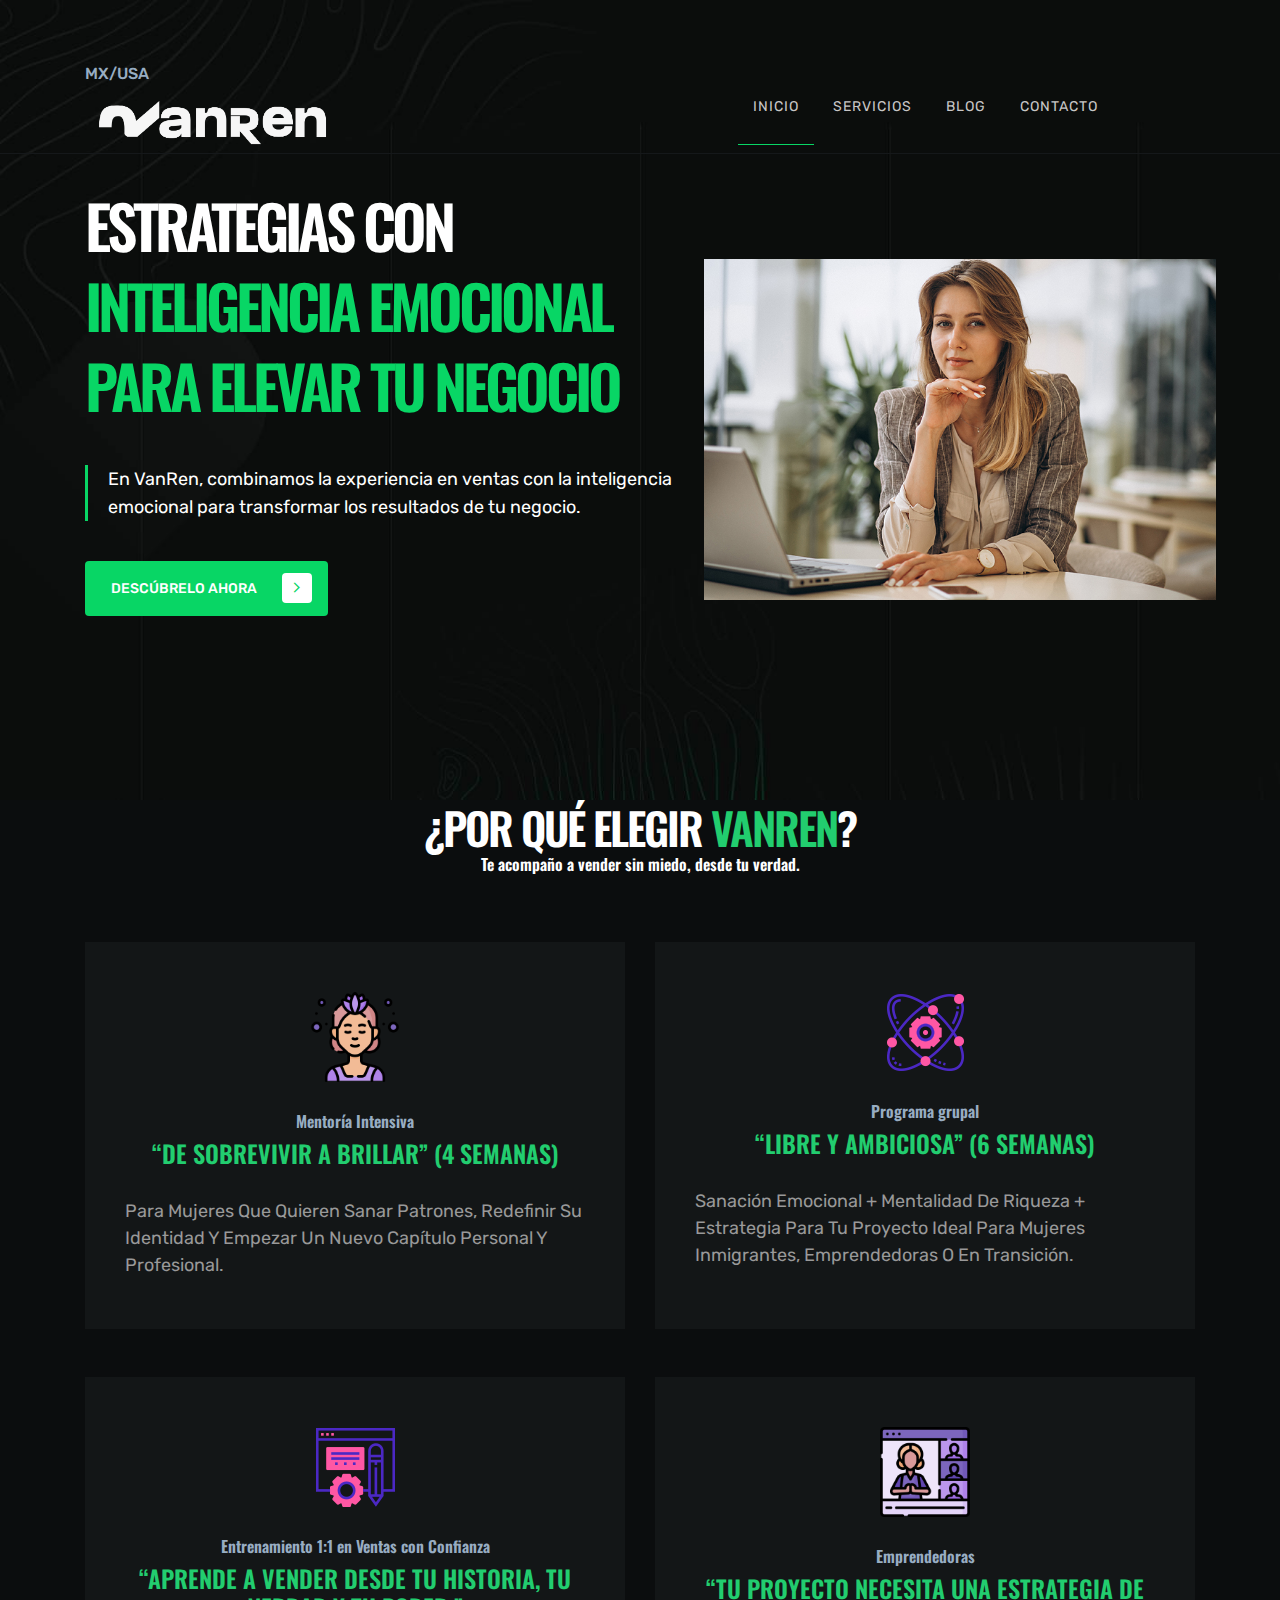
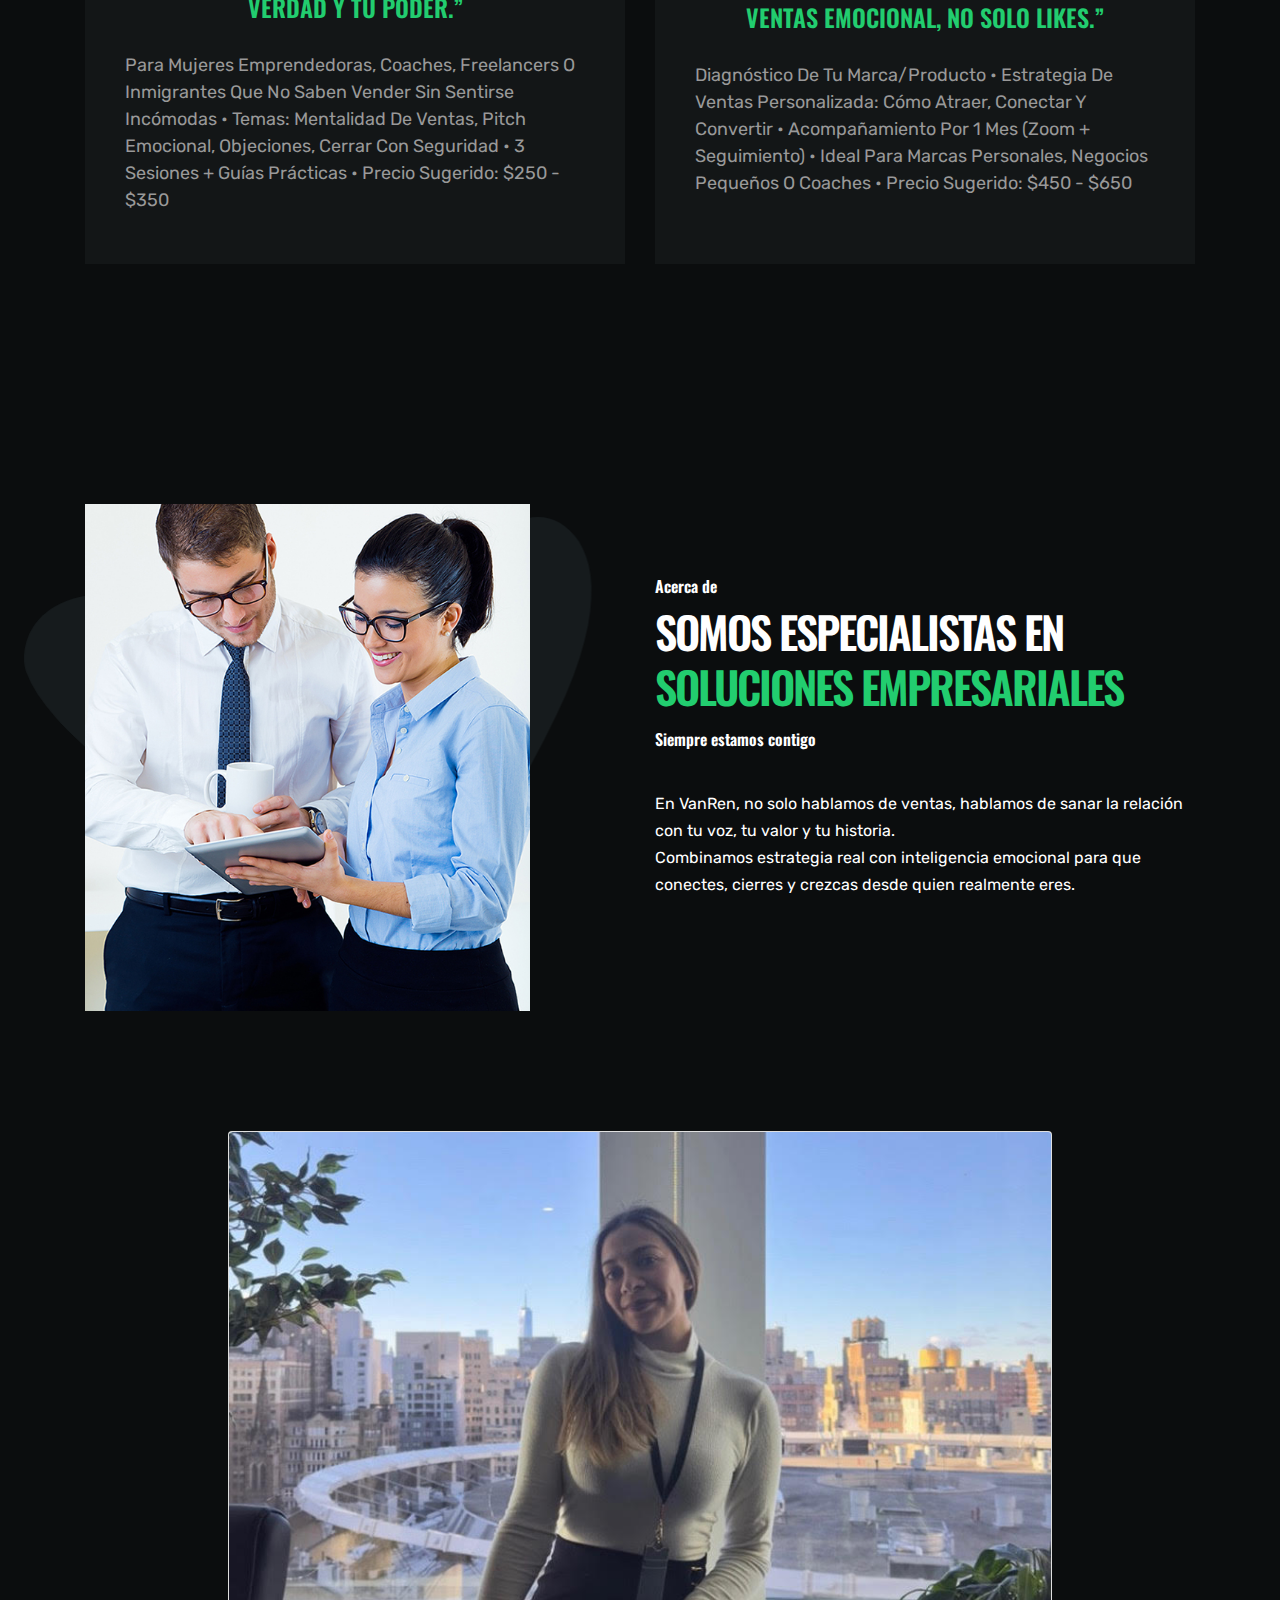
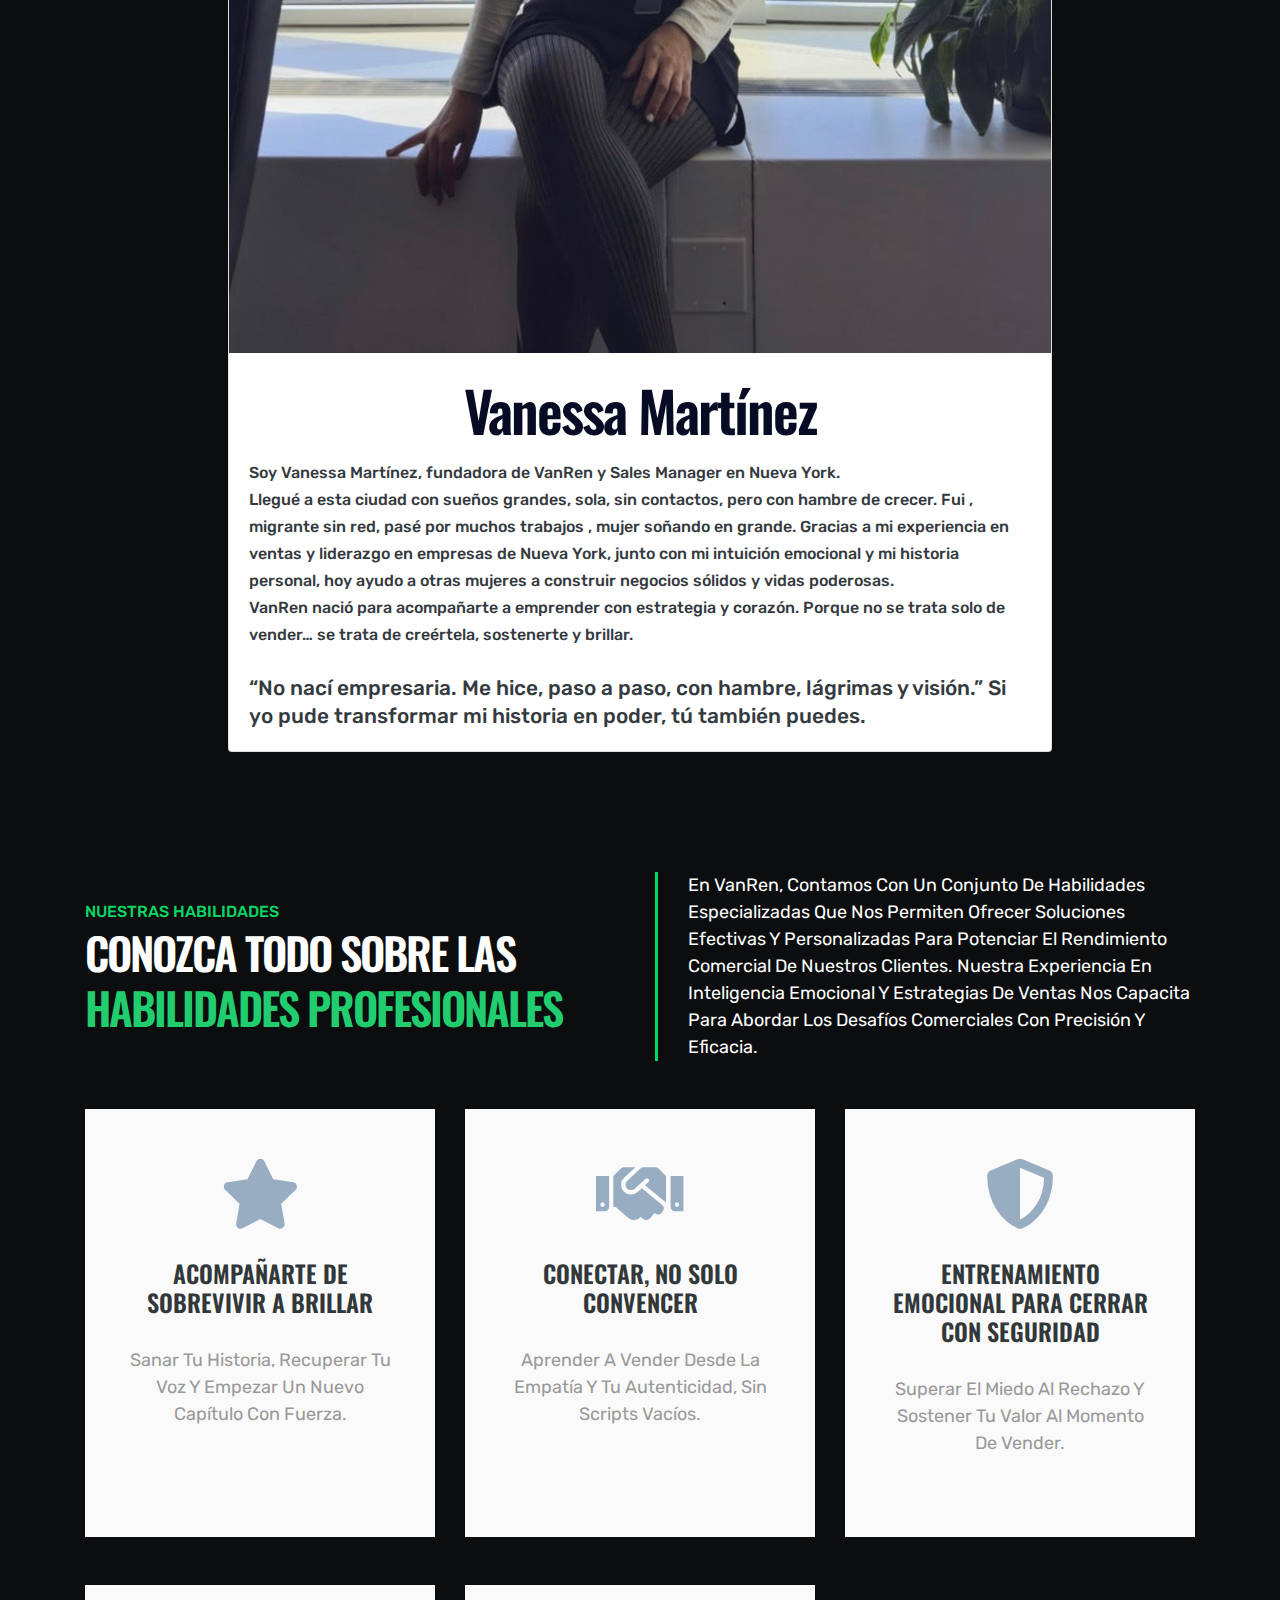
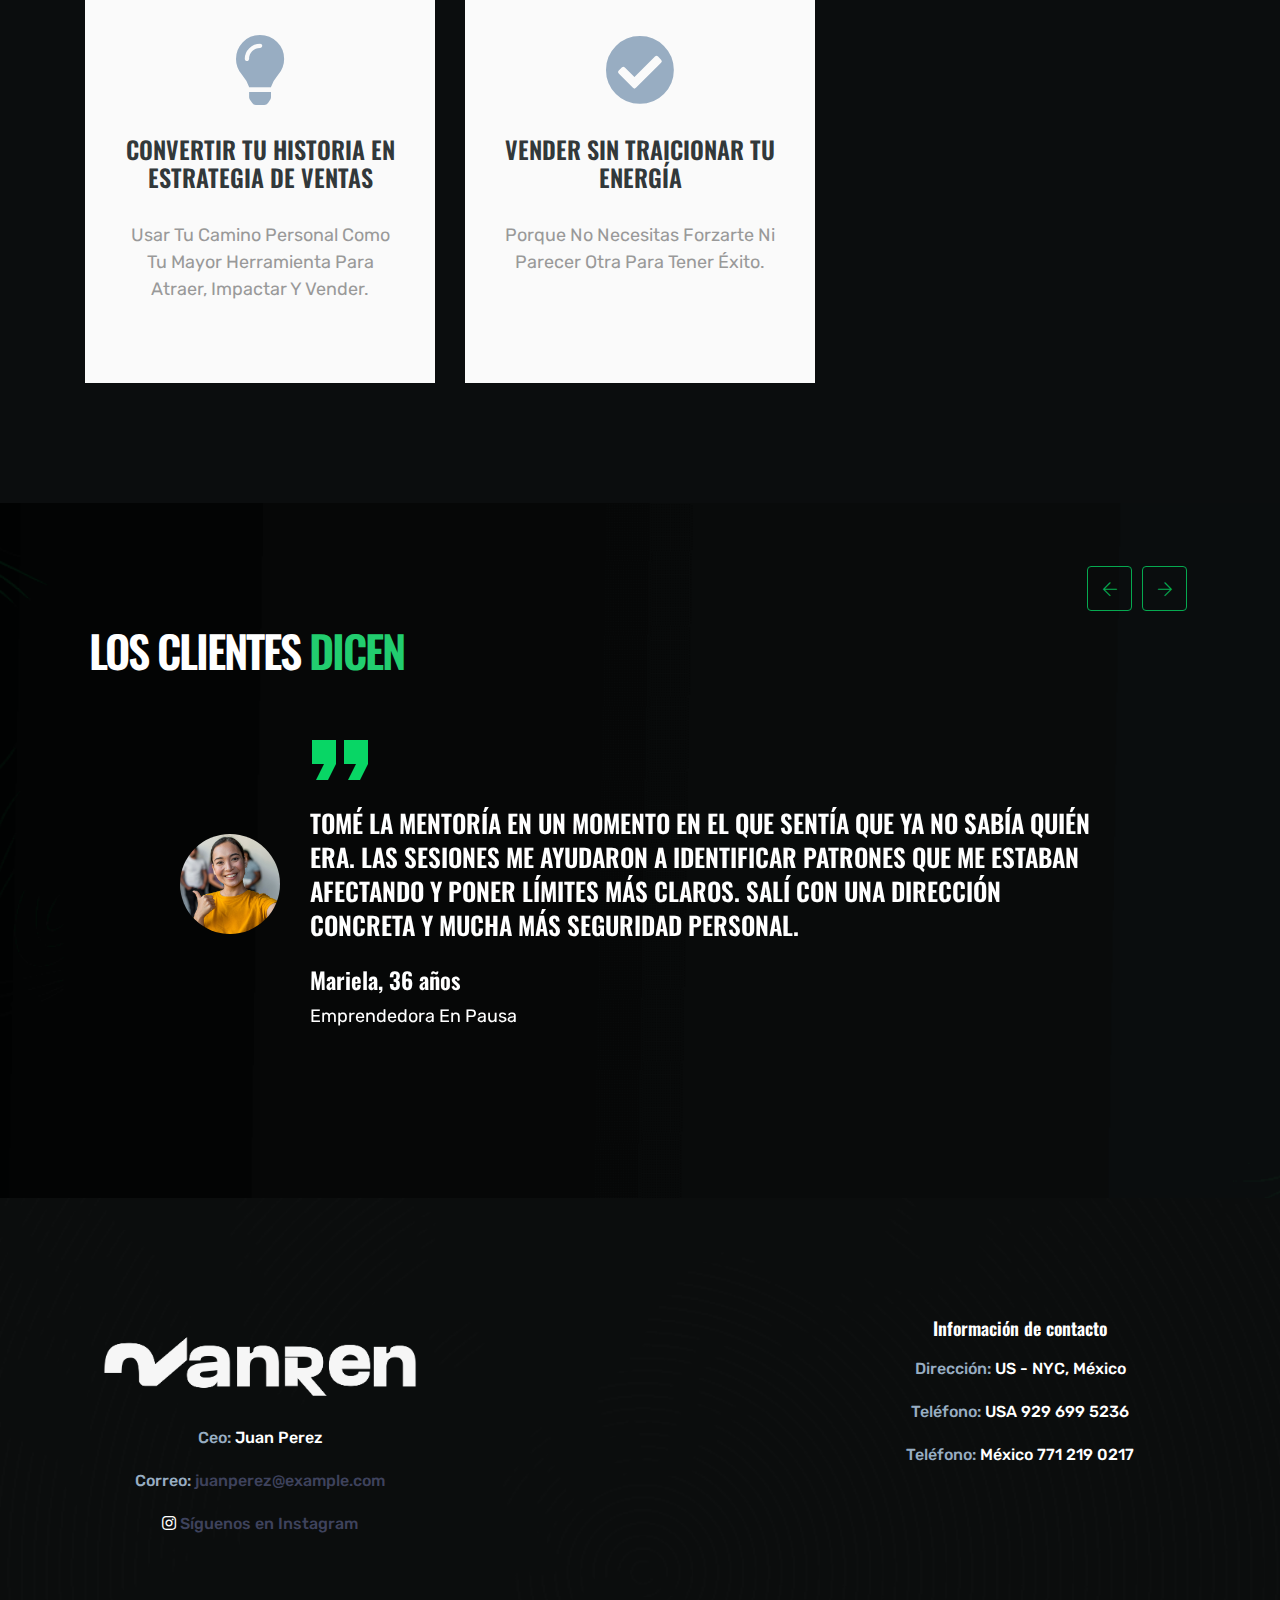
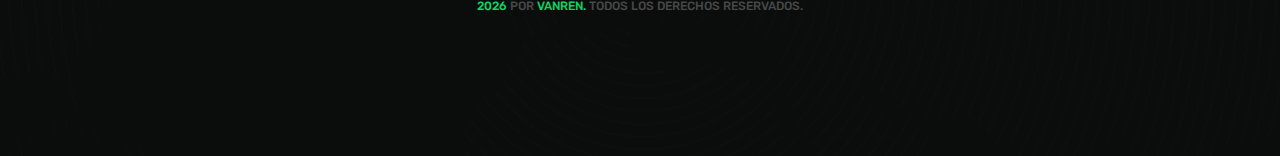
<file: index.html>
<!DOCTYPE html>
<html lang="en">
  <!--HTML START-->

  <!-- Mirrored from quomodosoft.com/html/glint/index.html by HTTrack Website Copier/3.x [XR&CO'2014], Tue, 29 Jul 2025 17:39:20 GMT -->
  <head>
    <!--HEAD START-->
    <title>Glint</title>
    <!--::::: support meta :::::::-->
    <meta charset="utf-8" />
    <meta name="viewport" content="width=device-width, initial-scale=1" />

    <!--::::: ALL CSS CALLING :::::::-->
    <link rel="stylesheet" href="assets/css/plugins/animate.min.css" />
    <link rel="stylesheet" href="assets/css/plugins/bootstrap.min.css" />
    <link rel="stylesheet" href="assets/css/plugins/fontawesome.css" />
    <link rel="stylesheet" href="assets/css/plugins/modal-video.min.css" />
    <link rel="stylesheet" href="assets/css/plugins/stellarnav.css" />
    <link rel="stylesheet" href="assets/css/plugins/owl.carousel.css" />
    <link rel="stylesheet" href="assets/css/typography.css" />
    <link rel="stylesheet" href="assets/css/theme.css" />
    <link rel="stylesheet" href="assets/css/button.css" />
    <link rel="stylesheet" href="assets/css/inner.css" />
    <link rel="stylesheet" href="assets/css/responsive.css" />
    <link rel="stylesheet" href="assets/css/corrections.css" />
  </head>
  <!--HEADE END-->

  <body>
    <!--BODY START-->

    <!--PLACEHOLDER AREA START-->
    <div class="preloader">
      <div class="lds-dual-ring"></div>
    </div>
    <!--PLACEHOLDER AREA END-->

    <div class="site site-black">
      <!--::::: SITE AREA START :::::::-->

      <!--::::: HEADER AREA START :::::::-->
      <div class="header-area header-main" id="header">
        <!--scroll to up btn-->
        <a href="#" class="up-btn"><i class="fal fa-angle-up"></i></a>
        <div class="container">
          <div class="row">
            <div class="col-6 col-lg-3 align-self-center">
              <span class="country-flag">MX/USA</span>
              <a href="index.html" class="logo"
                ><img src="/assets/img/icon/logo.webp" alt=""
              /></a>
            </div>
            <div class="col-6 text-center align-self-center ml-lg-auto">
              <div class="main-menu">
                <div class="stellarnav">
                  <ul class="navbarmneuclass">
                    <li class="current"><a href="./index.html">Inicio</a></li>
                    <li><a href="./about.html">Servicios</a></li>
                    <li>
                      <a
                        href="https://consultoriavanren.com/blog/author/admin/"
                        target="_self"
                        >Blog</a
                      >
                    </li>
                    <li><a href="/contact.html">Contacto</a></li>
                  </ul>
                </div>
              </div>
            </div>
          </div>
        </div>
      </div>
      <!--::::: HEADER AREA END :::::::-->

      <!--:::::WELCOME ATRA START :::::::-->
      <div class="welcome-area-wrap welcome__wrap1">
        <!--::::: WELCOME CAROUSEL START :::::::-->
        <div class="welcome-carousel owl-carousel"></div>
        <div class="single-welcome-area home_1">
          <div class="container">
            <div class="row">
              <div class="col-lg-7">
                <div class="wlc-title white">
                  <h1 class="fadeInDown animated">
                    Estrategias con
                    <span> inteligencia emocional para elevar tu negocio</span>
                  </h1>
                  <p class="fadeInDown animated">
                    En VanRen, combinamos la experiencia en ventas con la
                    inteligencia emocional para transformar los resultados de tu
                    negocio.
                  </p>

                  <a href="#" class="cbtn cbnt1 fadeInDown animated"
                    >Descúbrelo Ahora <i class="fal fa-angle-right"></i
                  ></a>
                </div>
              </div>
            </div>
          </div>
          <div class="wlc-author-1">
            <img src="/assets/img/pages/index/hero/p1.jpg" alt="" />
          </div>
        </div>
        <!--::::: WELCOME CAROUSEL END:::::::-->
      </div>
      <!--:::::WELCOME AREA END :::::::-->

      <!--:::::WHATSAPPBUTON START :::::::-->
      <a
        href="https://wa.me/7712190217?text=Hola%2C+vengo+del+sitio+web"
        class="whatsapp-btn"
        target="_blank"
      >
        <i class="fab fa-whatsapp"></i>
      </a>
      <!--:::::WHATSAPPBUTON END :::::::-->

      <!--:::::SERVICE AREA START :::::::-->
      <div class="service-area padding-bottom" name="Elegir">
        <div class="container">
          <div class="row justify-content-center">
            <div class="col-lg-6 align-self-center">
              <div class="heading white text-center">
                <h2>¿Por qué elegir <span>VanRen</span>?</h2>
                <h6>Te acompaño a vender sin miedo, desde tu verdad.</h6>
              </div>
            </div>
          </div>
          <div class="space-60"></div>
          <div class="row">
            <div class="col-lg-6">
              <div class="single-service h-100">
                <div class="service-icon">
                  <img
                    src="./assets/img/pages/index/elegir/service-i-1.webp"
                    alt=""
                  />
                </div>
                <div class="service-text">
                  <h6>Mentoría Intensiva </h6>
                  <h4>
                    “De Sobrevivir a Brillar” (4 semanas) 
                  </h4>
                  <p class="text-left">
                    Para mujeres que quieren sanar patrones, redefinir su identidad y empezar un nuevo capítulo personal y profesional.
                  </p>
                </div>
                <div class="circles-wrap">
                  <div class="circles">
                    <span class="circle circle-1"></span>
                    <span class="circle circle-2"></span>
                    <span class="circle circle-3"></span>
                    <span class="circle circle-4"></span>
                  </div>
                </div>
              </div>
            </div>
            <div class="col-lg-6">
              <div class="single-service h-100">
                <div class="service-icon">
                  <img
                    src="./assets/img/pages/index/elegir/service-i-2.webp"
                    alt=""
                  />
                </div>
                <div class="service-text">
                  <h6>Programa grupal</h6>
                  <h4>“Libre y Ambiciosa” (6 semanas)</h4>
                  <p class="text-left">
                    Sanación emocional + Mentalidad de riqueza + Estrategia para tu proyecto Ideal para mujeres inmigrantes, emprendedoras o en transición.
                  </p>
                </div>
                <div class="circles-wrap">
                  <div class="circles">
                    <span class="circle circle-1"></span>
                    <span class="circle circle-2"></span>
                    <span class="circle circle-3"></span>
                    <span class="circle circle-4"></span>
                  </div>
                </div>
              </div>
            </div>
          </div>
          <div class="row mt-5">
            <div class="col-lg-6">
              <div class="single-service h-100">
                <div class="service-icon">
                  <img
                    src="./assets/img/pages/index/elegir/service-i-3.webp"
                    alt=""
                  />
                </div>
                <div class="service-text">
                  <h6>Entrenamiento 1:1 en Ventas con Confianza</h6>
                  <h4>“Aprende a vender desde tu historia, tu verdad y tu poder.” </h4>
                  <p class="text-left">
                    Para mujeres emprendedoras, coaches, freelancers o inmigrantes que no saben vender sin sentirse incómodas • Temas: mentalidad de ventas, pitch emocional, objeciones, cerrar con seguridad • 3 sesiones + guías prácticas • Precio sugerido: $250 - $350
                  </p>
                </div>
                <div class="circles-wrap">
                  <div class="circles">
                    <span class="circle circle-1"></span>
                    <span class="circle circle-2"></span>
                    <span class="circle circle-3"></span>
                    <span class="circle circle-4"></span>
                  </div>
                </div>
              </div>
            </div>
            <div class="col-lg-6">
              <div class="single-service h-100">
                <div class="service-icon">
                  <img
                    src="./assets/img/pages/index/elegir/service-i-4.webp"
                    alt=""
                  />
                </div>
                <div class="service-text">
                  <h6>Emprendedoras </h6>
                  <h4>“Tu proyecto necesita una estrategia de ventas emocional, no solo likes.” </h4>
                  <p class="text-left">
                    Diagnóstico de tu marca/producto • Estrategia de ventas personalizada: cómo atraer, conectar y convertir • Acompañamiento por 1 mes (Zoom + seguimiento) • Ideal para marcas personales, negocios pequeños o coaches • Precio sugerido: $450 - $650
                  </p>
                </div>
                <div class="circles-wrap">
                  <div class="circles">
                    <span class="circle circle-1"></span>
                    <span class="circle circle-2"></span>
                    <span class="circle circle-3"></span>
                    <span class="circle circle-4"></span>
                  </div>
                </div>
              </div>
            </div>
          </div>
        </div>
      </div>
      <!--:::::SERVICE AREA END :::::::-->

      <!--:::::ABOUT AREA START :::::::-->
      <div class="about-area about-area1 section-padding" name="Acerca de">
        <div class="container">
          <div class="row">
            <div class="col-lg-5 align-self-center">
              <div class="about-shape">
                <div class="about-img-section about-img-section1 text-center">
                  <div id="video-overlay" class="video-overlay">
                    <a class="video-overlay-close"></a>
                  </div>
                </div>
              </div>
            </div>
            <div class="col-lg-6 offset-lg-1 align-self-center">
              <div class="heading white">
                <h6>Acerca de</h6>
                <h2>
                  Somos especialistas en
                  <span>soluciones empresariales</span>
                </h2>
                <h6 class="mt-3">Siempre estamos contigo</h6>
                <p>
                  En VanRen, no solo hablamos de ventas, hablamos de sanar la
                  relación con tu voz, tu valor y tu historia.
                  <br />
                  Combinamos estrategia real con inteligencia emocional para que
                  conectes, cierres y crezcas desde quien realmente eres.
                </p>
              </div>
            </div>
          </div>
        </div>
      </div>
      <!--:::::ABOUT AREA END :::::::-->

      <!--:::::ABOUT AREA START :::::::-->
      <div class="container-fluid" name="Persona">
        <div class="row">
          <div class="col-md-8 offset-md-2">
            <div class="card">
              <img
                src="./assets/img/pages/index/persona/Vanessa.webp"
                alt="Imagen de fondo"
                class="card-img-top"
              />
              <div class="card-body">
                <h2 class="card-title text-center">Vanessa Martínez</h2>
                <p class="card-text text-dark">
                  Soy Vanessa Martínez, fundadora de VanRen y Sales Manager en
                  Nueva York.
                  <br />
                  Llegué a esta ciudad con sueños grandes, sola, sin contactos,
                  pero con hambre de crecer. Fui , migrante sin red, pasé por
                  muchos trabajos , mujer soñando en grande. Gracias a mi
                  experiencia en ventas y liderazgo en empresas de Nueva York,
                  junto con mi intuición emocional y mi historia personal, hoy
                  ayudo a otras mujeres a construir negocios sólidos y vidas
                  poderosas.
                  <br />
                  VanRen nació para acompañarte a emprender con estrategia y
                  corazón. Porque no se trata solo de vender… se trata de
                  creértela, sostenerte y brillar.
                  <br /><br />
                  <span style="font-size: 1.3rem">
                    “No nací empresaria. Me hice, paso a paso, con hambre,
                    lágrimas y visión.” Si yo pude transformar mi historia en
                    poder, tú también puedes.
                  </span>
                </p>
              </div>
            </div>
          </div>
        </div>
      </div>
      <!--:::::ABOUT AREA END :::::::-->

      <!--:::::SKILL AREA START :::::::-->
      <div class="skill-area section-padding" name="Habilidades">
        <div class="container">
          <div class="row">
            <div class="col-lg-6 align-self-center">
              <div class="heading white">
                <small>Nuestras habilidades</small>
                <h2>
                  Conozca todo sobre las <span>habilidades profesionales</span>
                </h2>
              </div>
            </div>
            <div class="col-lg-6 align-self-center">
              <div class="info-content">
                <p>
                  En VanRen, contamos con un conjunto de habilidades
                  especializadas que nos permiten ofrecer soluciones efectivas y
                  personalizadas para potenciar el rendimiento comercial de
                  nuestros clientes. Nuestra experiencia en inteligencia
                  emocional y estrategias de ventas nos capacita para abordar
                  los desafíos comerciales con precisión y eficacia.
                </p>
              </div>
            </div>
          </div>
        </div>
        <!-- Start Technical Skills Section -->
        <div class="skill__circles">
          <div class="container">
            <div class="row">
              <div class="col-sm-6 col-lg-4 mt-5">
                <div class="single-service pricing2 h-100">
                  <div class="service-icon">
                    <i class="fas fa-star"></i>
                  </div>
                  <div class="service-text">
                    <h4>Acompañarte de sobrevivir a brillar</h4>
                    <p>
                      Sanar tu historia, recuperar tu voz y empezar un nuevo
                      capítulo con fuerza.
                    </p>
                  </div>
                  <div class="circles-wrap">
                    <div class="circles">
                      <span class="circle circle-1"></span>
                      <span class="circle circle-2"></span>
                      <span class="circle circle-3"></span>
                      <span class="circle circle-4"></span>
                    </div>
                  </div>
                </div>
              </div>
              <div class="col-sm-6 col-lg-4 mt-5">
                <div class="single-service pricing2 h-100">
                  <div class="service-icon">
                    <i class="fas fa-handshake"></i>
                  </div>
                  <div class="service-text">
                    <h4>Conectar, no solo convencer</h4>
                    <p>
                      Aprender a vender desde la empatía y tu autenticidad, sin
                      scripts vacíos.
                    </p>
                  </div>
                  <div class="circles-wrap">
                    <div class="circles">
                      <span class="circle circle-1"></span>
                      <span class="circle circle-2"></span>
                      <span class="circle circle-3"></span>
                      <span class="circle circle-4"></span>
                    </div>
                  </div>
                </div>
              </div>
              <div class="col-sm-6 col-lg-4 mt-5">
                <div class="single-service pricing2 h-100">
                  <div class="service-icon">
                    <i class="fas fa-shield-alt"></i>
                  </div>
                  <div class="service-text">
                    <h4>Entrenamiento emocional para cerrar con seguridad</h4>
                    <p>
                      Superar el miedo al rechazo y sostener tu valor al momento
                      de vender.
                    </p>
                  </div>
                  <div class="circles-wrap">
                    <div class="circles">
                      <span class="circle circle-1"></span>
                      <span class="circle circle-2"></span>
                      <span class="circle circle-3"></span>
                      <span class="circle circle-4"></span>
                    </div>
                  </div>
                </div>
              </div>
              <div class="col-sm-6 col-lg-4 mt-5">
                <div class="single-service pricing2 h-100">
                  <div class="service-icon">
                    <i class="fas fa-lightbulb"></i>
                  </div>
                  <div class="service-text">
                    <h4>Convertir tu historia en estrategia de ventas</h4>
                    <p>
                      Usar tu camino personal como tu mayor herramienta para
                      atraer, impactar y vender.
                    </p>
                  </div>
                  <div class="circles-wrap">
                    <div class="circles">
                      <span class="circle circle-1"></span>
                      <span class="circle circle-2"></span>
                      <span class="circle circle-3"></span>
                      <span class="circle circle-4"></span>
                    </div>
                  </div>
                </div>
              </div>
              <div class="col-sm-6 col-lg-4 mt-5">
                <div class="single-service pricing2 h-100">
                  <div class="service-icon">
                    <i class="fas fa-check-circle"></i>
                  </div>
                  <div class="service-text">
                    <h4>Vender sin traicionar tu energía</h4>
                    <p>
                      Porque no necesitas forzarte ni parecer otra para tener
                      éxito.
                    </p>
                  </div>
                  <div class="circles-wrap">
                    <div class="circles">
                      <span class="circle circle-1"></span>
                      <span class="circle circle-2"></span>
                      <span class="circle circle-3"></span>
                      <span class="circle circle-4"></span>
                    </div>
                  </div>
                </div>
              </div>
            </div>
          </div>
        </div>
      </div>
      <!--:::::SKILL AREA END :::::::-->

      <!--:::::TESTIMONIALS AREA START :::::::-->
      <div
        class="testimonials-area testimonials-area1 section-padding"
        name="Testimonios"
      >
        <div class="container">
          <div class="row ml-1">
            <div class="heading white">
              <h2>Los clientes <span>dicen</span></h2>
            </div>
            <div class="col-lg-5 align-self-center"></div>
          </div>
          <div class="space-60"></div>
          <div class="row">
            <div class="col-lg-10 m-auto">
              <div class="testimonials owl-carousel mb-5">
                <div class="testimonial">
                  <div class="testimonial-img animated fadeInLeft">
                    <img
                      src="./assets/img/pages/index/testimonios/mariela.webp"
                      alt=""
                    />
                  </div>
                  <div class="testimonial-text animated fadeInDown">
                    <img src="assets/img/anterior/icon/quote.png" alt="" />
                    <h4>
                      Tomé la mentoría en un momento en el que sentía que ya no sabía quién era. Las sesiones me ayudaron a identificar patrones que me estaban afectando y poner límites más claros. Salí con una dirección concreta y mucha más seguridad personal.
                    </h4>
                    <h3 class="white">Mariela, 36 años</h3>
                    <p>Emprendedora en pausa</p>
                  </div>
                </div>
                <div class="testimonial">
                  <div class="testimonial-img animated fadeInLeft">
                    <img
                      src="./assets/img/pages/index/testimonios/lucia.webp"
                      alt=""
                    />
                  </div>
                  <div class="testimonial-text animated fadeInDown">
                    <img src="assets/img/anterior/icon/quote.png" alt="" />
                    <h4>
                      El programa fue claro y práctico. Me gustó que combinara temas personales con estrategia. Me ayudó a replantear mi proyecto desde cero y darme cuenta de que no estaba sola en el proceso.
                    </h4>
                    <h3 class="white">Lucía, inmigrante mexicana en Chicago</h3>
                    <p>Fundadora de negocio de productos artesanales</p>
                  </div>
                </div>
                <div class="testimonial">
                  <div class="testimonial-img animated fadeInLeft">
                    <img
                      src="./assets/img/pages/index/testimonios/ana.webp"
                      alt=""
                    />
                  </div>
                  <div class="testimonial-text animated fadeInDown">
                    <img src="assets/img/anterior/icon/quote.png" alt="" />
                    <h4>
                      Nunca había tomado una formación en ventas. Vanessa me explicó conceptos de forma sencilla y me ayudó a construir un pitch que se siente honesto. Aprendí a responder objeciones sin entrar en conflicto ni perder mi postura.
                    </h4>
                    <h3 class="white">Ana</h3>
                    <p>Coach de bienestar y freelancer</p>
                  </div>
                </div>
                <div class="testimonial">
                  <div class="testimonial-img animated fadeInLeft">
                    <img
                      src="./assets/img/pages/index/testimonios/sofia.webp"
                      alt=""
                    />
                  </div>
                  <div class="testimonial-text animated fadeInDown">
                    <img src="assets/img/anterior/icon/quote.png" alt="" />
                    <h4>
                      Mi marca tenía buena presencia, pero no sabía cómo convertir seguidores en clientes. Trabajamos juntas en mi comunicación, mis precios y cómo hacer seguimiento. Desde el primer mes, noté cambios en mis cierres.
                    </h4>
                    <h3 class="white">Sofía</h3>
                    <p>Dueña de marca personal en servicios terapéuticos</p>
                  </div>
                </div>
              </div>
            </div>
          </div>
        </div>
      </div>
      <!--:::::TESTIMONIALS AREA END :::::::-->

      <!--:::::FOOTER AREA START :::::::-->
      <div class="footer-area footer-area1 section-padding">
        <div class="container">
          <div class="row">
            <div class="col-lg-4">
              <div class="footer-logo text-center">
                <img src="./assets/img/icon/logo.webp" alt="Logo" />
                <p class="mt-3">Ceo: <span class="white">Juan Perez</span></p>
                <p>
                  Correo:
                  <a href="mailto:juanperez@example.com"
                    >juanperez@example.com</a
                  >
                </p>
                <p>
                  <i class="fab fa-instagram white"></i>
                  <a
                    href="https://www.instagram.com/tu_cuenta_instagram/"
                    target="_blank"
                  >
                    Síguenos en Instagram
                  </a>
                </p>
              </div>
            </div>
            <div class="col-lg-4"></div>
            <div class="col-lg-4">
              <div class="footer-contact text-center">
                <h4>Información de contacto</h4>
                <p class="mt-3">
                  Dirección: <span class="white">US - NYC, México</span>
                </p>
                <p>Teléfono: <span class="white">USA 929 699 5236</span></p>
                <p>Teléfono: <span class="white">México 771 219 0217</span></p>
              </div>
            </div>
          </div>
          <div class="space-40"></div>
          <div class="copyright text-center">
            <p>
              <span id="year"></span> por <span> VanRen. </span> Todos los
              derechos reservados.
            </p>
          </div>

          <script>
            const yearElement = document.getElementById("year");
            const currentYear = new Date().getFullYear();
            yearElement.textContent = currentYear;
          </script>
        </div>
      </div>
      <!--:::::FOOTER AREA END :::::::-->
    </div>
    <!--:::::sitea area end :::::::-->

    <!--:::::jquery 3.2.1 js :::::::-->
    <script src="assets/js/plugins/jQuery.2.1.0.min.js"></script>
    <script src="assets/js/plugins/bootstrap.min.js"></script>
    <script src="assets/js/plugins/jquery.nav.js"></script>
    <script src="assets/js/plugins/jquery.waypoints.min.js"></script>
    <script src="assets/js/plugins/jquery-modal-video.min.js"></script>
    <script src="assets/js/plugins/stellarnav.js"></script>
    <script src="assets/js/plugins/popper.min.js"></script>
    <script src="assets/js/plugins/owl.carousel.js"></script>
    <script src="assets/js/plugins/wow.min.js"></script>
    <script src="assets/js/plugins/easypiechart.min.js"></script>
    <script src="assets/js/plugins/animatenumber.min.js"></script>
    <script src="assets/js/plugins/circle-progress.js"></script>
    <script src="assets/js/plugins/bars.js"></script>
    <script src="assets/js/plugins/appear.js"></script>
    <script src="assets/js/plugins/jquery.hoverdir.js"></script>
    <script src="assets/js/plugins/isotop.v3.0.4.min.js"></script>
    <script src="assets/js/main.js"></script>
    <script src="assets/js/whatsapp_Button.js"></script>

    <script
      defer
      src="https://static.cloudflareinsights.com/beacon.min.js/vcd15cbe7772f49c399c6a5babf22c1241717689176015"
      integrity="sha512-ZpsOmlRQV6y907TI0dKBHq9Md29nnaEIPlkf84rnaERnq6zvWvPUqr2ft8M1aS28oN72PdrCzSjY4U6VaAw1EQ=="
      data-cf-beacon='{"version":"2024.11.0","token":"05c60afabf3e4b64ba091c1c292eafc9","r":1,"server_timing":{"name":{"cfCacheStatus":true,"cfEdge":true,"cfExtPri":true,"cfL4":true,"cfOrigin":true,"cfSpeedBrain":true},"location_startswith":null}}'
      crossorigin="anonymous"
    ></script>
  </body>
  <!--body end-->

  <!-- Mirrored from quomodosoft.com/html/glint/index.html by HTTrack Website Copier/3.x [XR&CO'2014], Tue, 29 Jul 2025 17:39:20 GMT -->
</html>
<!--html end-->
</file>
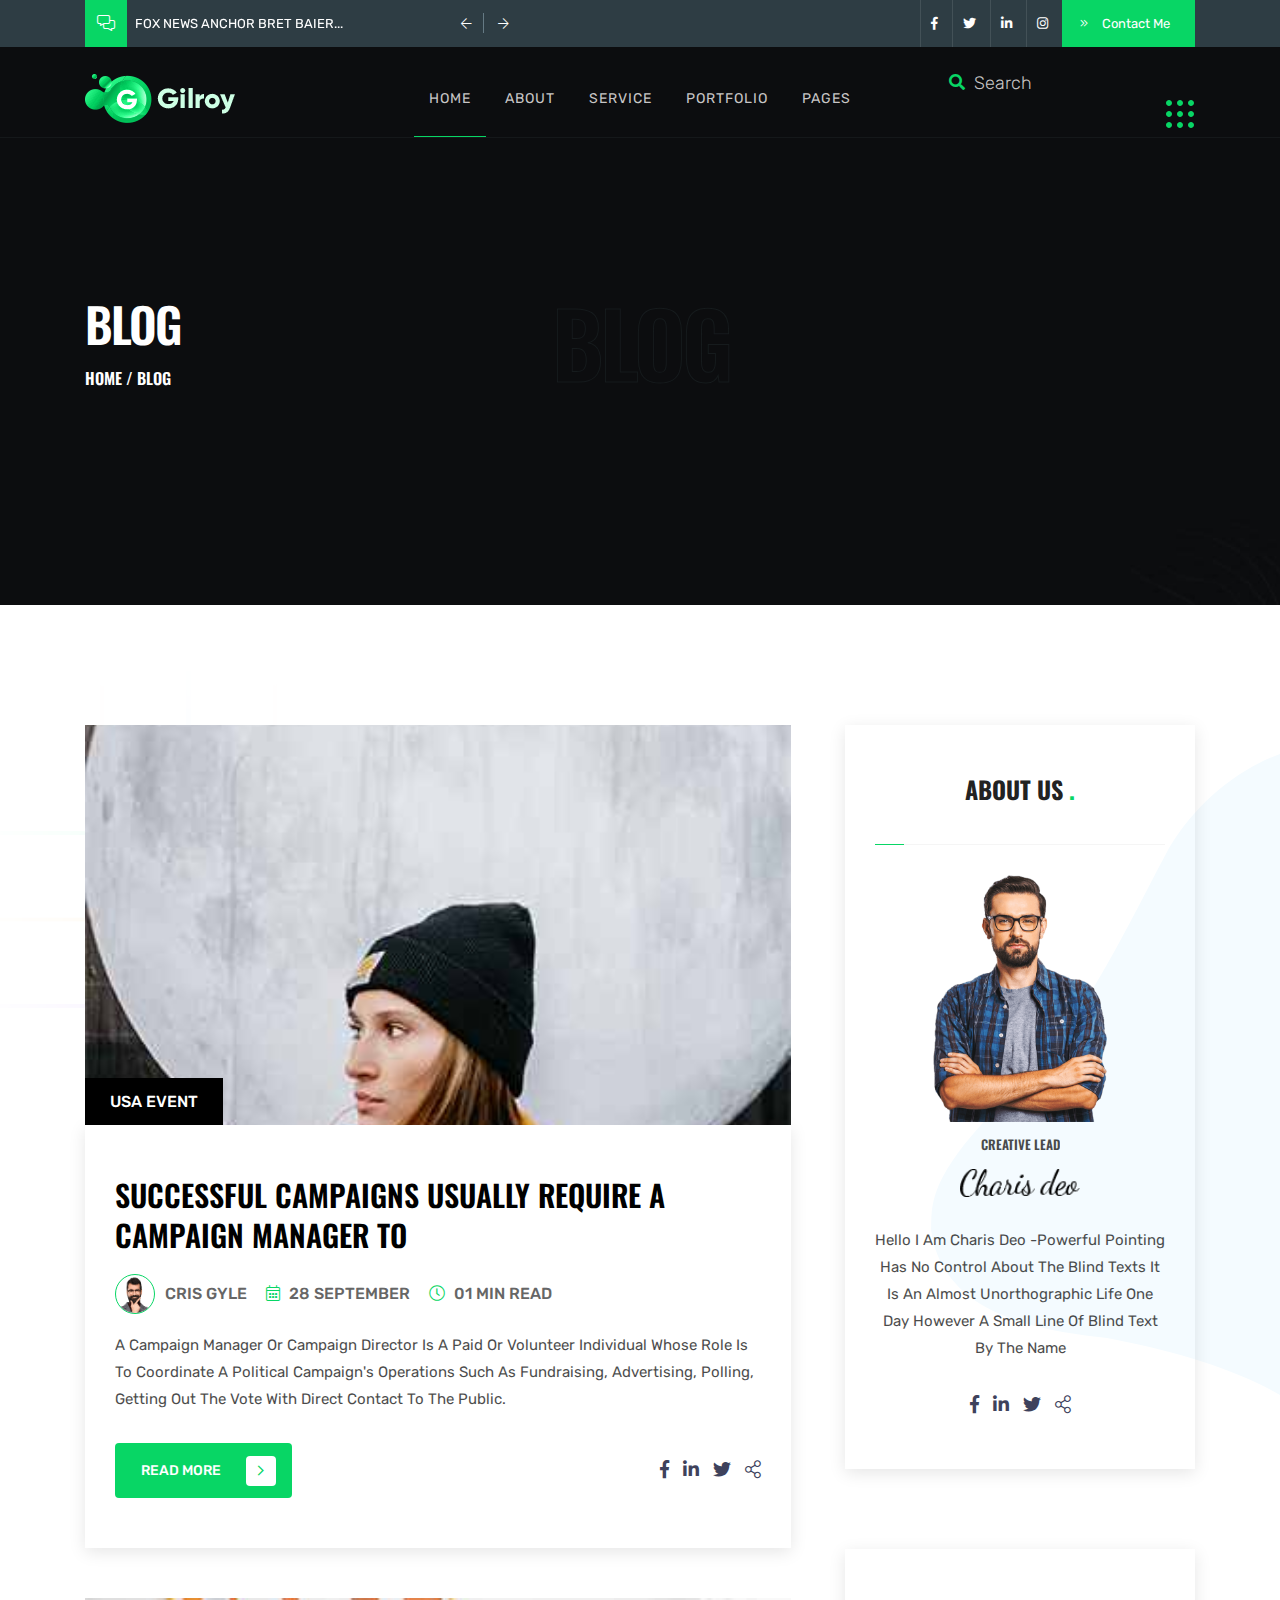
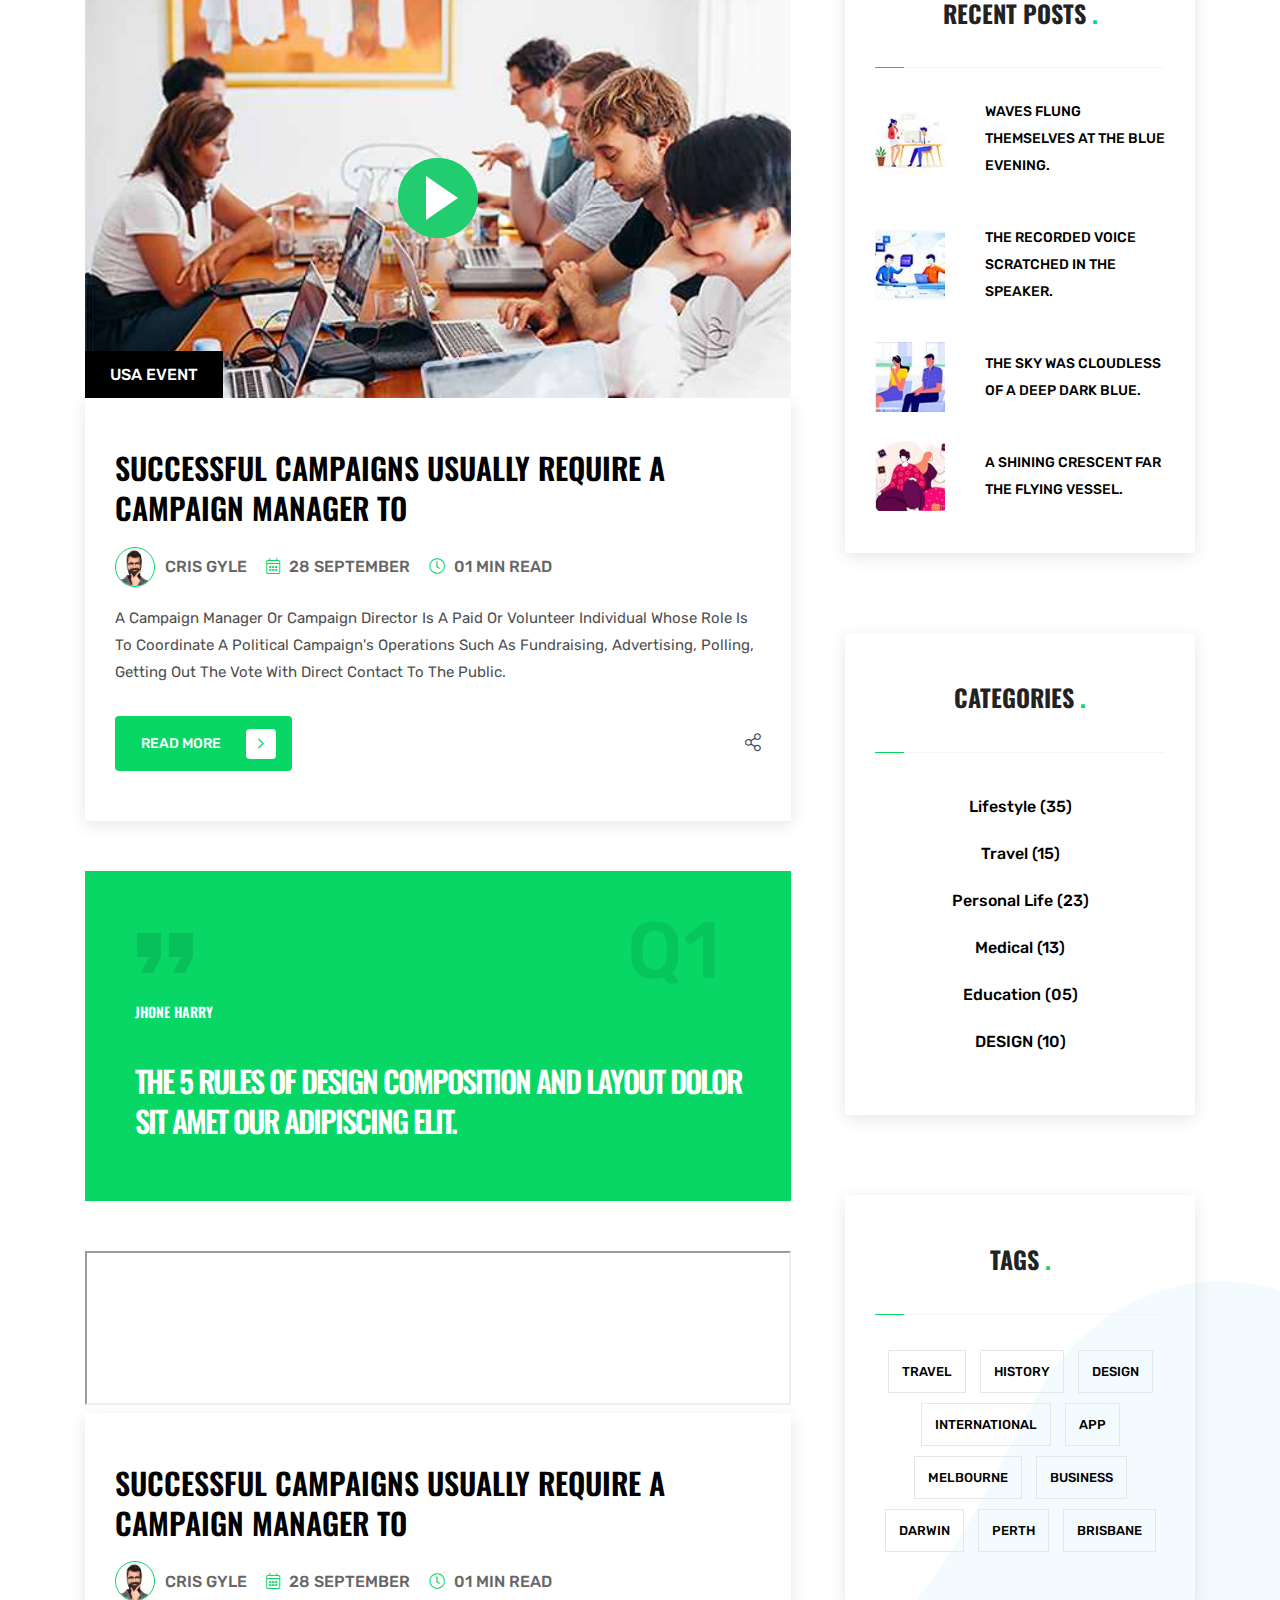
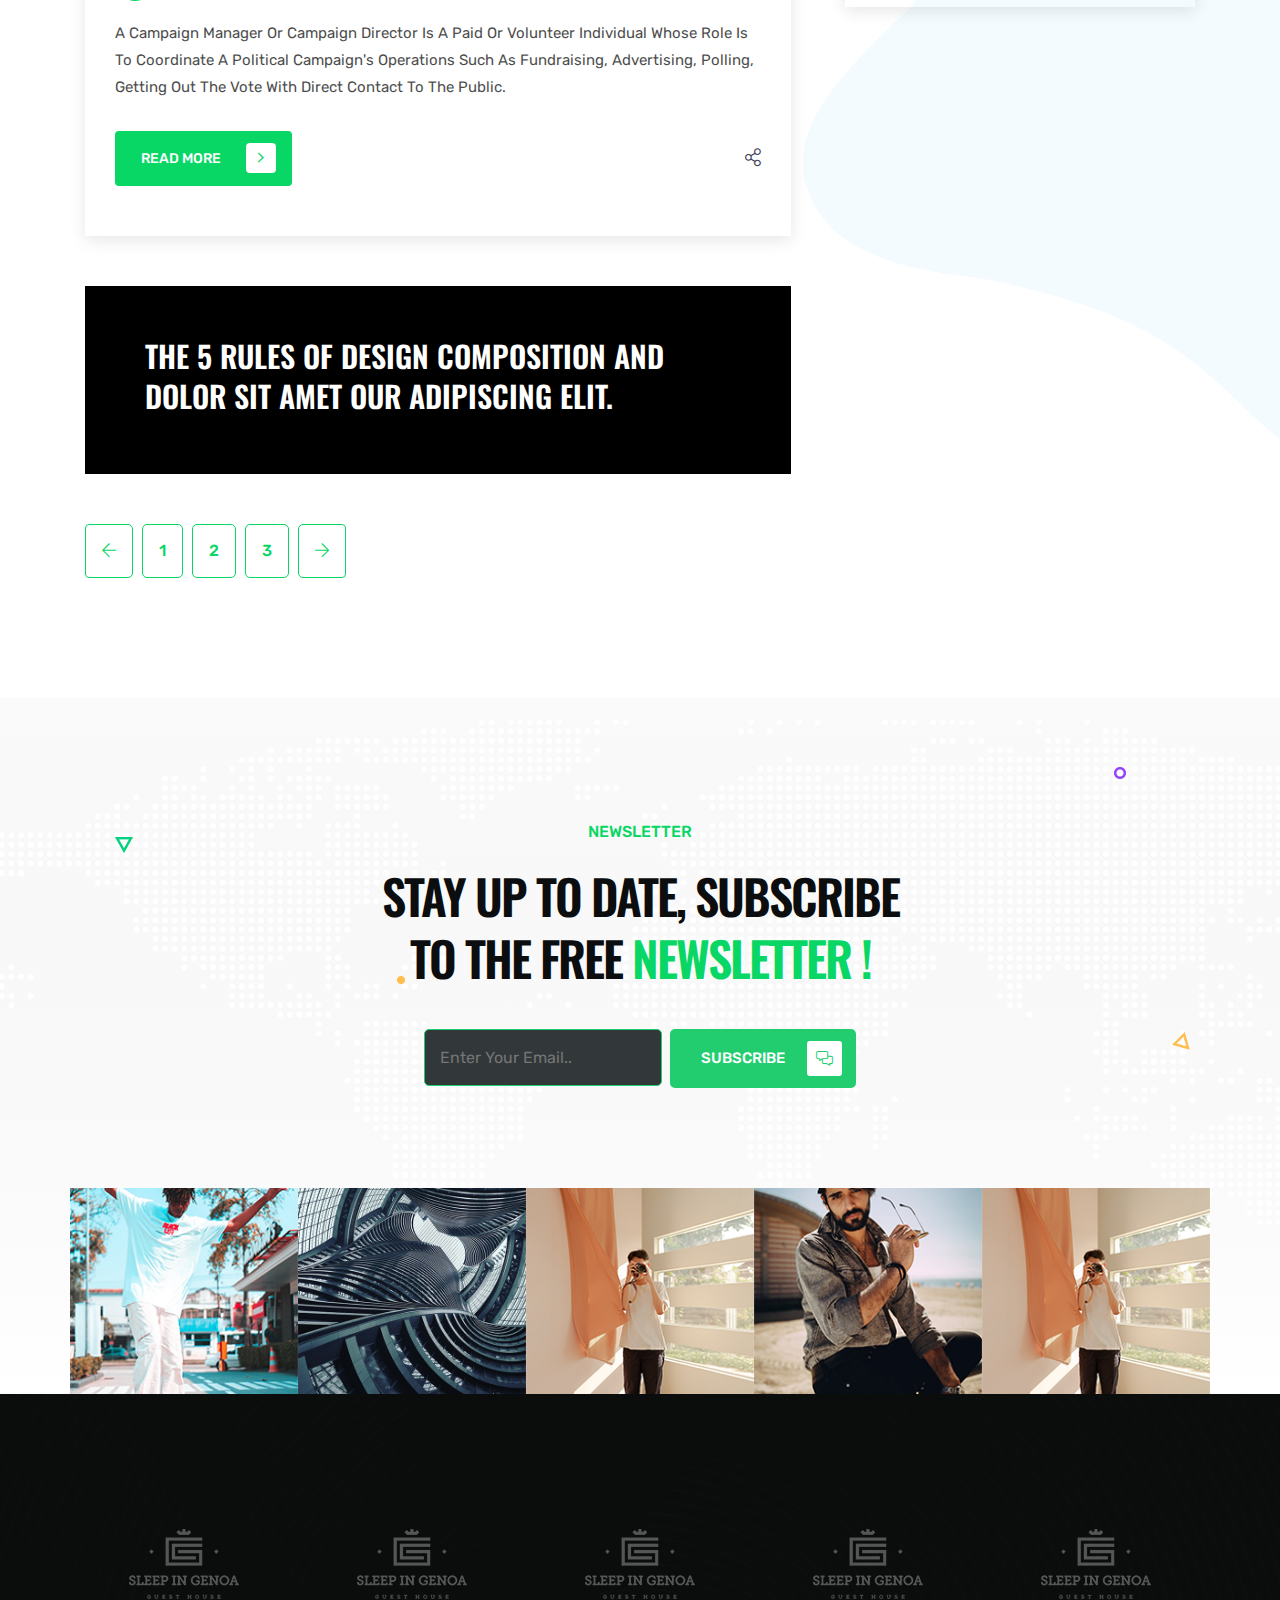
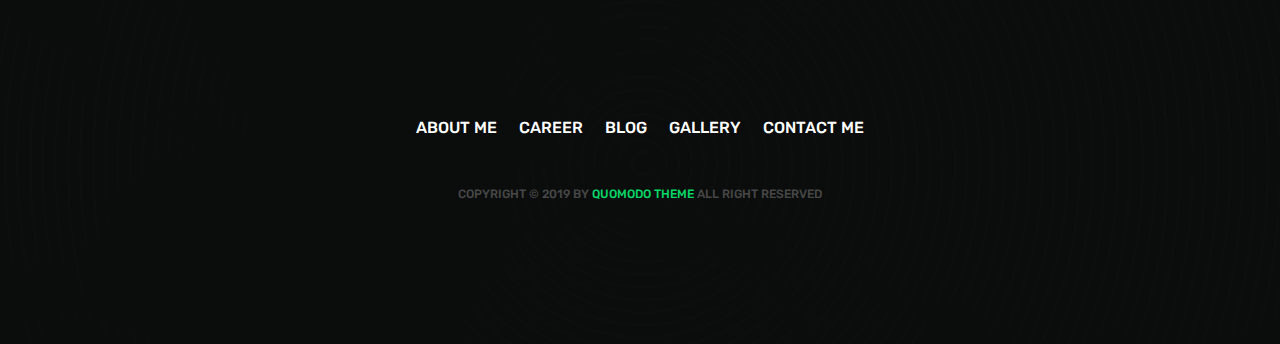
<file: blog.html>
<!DOCTYPE html>
<html lang="en">
<!--HTML START-->


<!-- Mirrored from quomodosoft.com/html/glint/blog.html by HTTrack Website Copier/3.x [XR&CO'2014], Tue, 29 Jul 2025 17:39:24 GMT -->
<head>
    <!--HEAD START-->
    <title>News</title>
    <!--::::: support meta :::::::-->
    <meta charset="utf-8">
    <meta name="viewport" content="width=device-width, initial-scale=1">
    
    <!--::::: ALL CSS CALLING :::::::-->
    <link rel="stylesheet" href="assets/css/plugins/animate.min.css">
    <link rel="stylesheet" href="assets/css/plugins/bootstrap.min.css">
    <link rel="stylesheet" href="assets/css/plugins/fontawesome.css">
    <link rel="stylesheet" href="assets/css/plugins/modal-video.min.css">
    <link rel="stylesheet" href="assets/css/plugins/stellarnav.css">
    <link rel="stylesheet" href="assets/css/plugins/owl.carousel.css">
    <link rel="stylesheet" href="assets/css/typography.css">
    <link rel="stylesheet" href="assets/css/theme.css">
    <link rel="stylesheet" href="assets/css/inner.css">
    <link rel="stylesheet" href="assets/css/button.css">
    <link rel="stylesheet" href="assets/css/responsive.css">

</head>
<!--HEADE END-->

<body><!--BODY START-->

    <!--PLACEHOLDER AREA START-->
    <div class="preloader">
        <div class="lds-dual-ring"></div>
    </div>
    <!--PLACEHOLDER AREA END-->

    <div class="site site-white"> <!--::::: SITE AREA START :::::::-->
    <!--::::: BANNER AREA START :::::::-->
        <div class="header-banner-area">
            <div class="container">
                <div class="row">
                    <div class=" col-md-5 align-self-center">
                        <div class="banner-comments">
                            <div class="banner-icon">
                                <i class="fal fa-comments-alt"></i>
                            </div>
                            <div class="banner-carousel owl-carousel">
                                <div class="banner-single-carousel">
                                    <p>Fox News Anchor Bret Baier...</p>
                                </div>
                                <div class="banner-single-carousel">
                                    <p>Elementor Is Great WordPress...</p>
                                </div>
                            </div>
                        </div>
                    </div>
                    <div class="col-md-7 text-right align-self-center">
                        <div class="banner-social-wrap">
                            <div class="banner-social">
                                <ul>
                                    <li><a href="#"><i class="fab fa-facebook-f"></i></a></li>
                                    <li><a href="#"><i class="fab fa-twitter"></i></a></li>
                                    <li><a href="#"><i class="fab fa-linkedin-in"></i></a></li>
                                    <li><a href="#"><i class="fab fa-instagram"></i></a></li>
                                </ul>
                            </div>
                            <div class="banner-contact">
                                <a href="#" class="contact-btn"><i class="fal fa-angle-double-right"></i> Contact Me</a>
                            </div>
                        </div>
                    </div>
                </div>
            </div>
        </div>
        <!--::::: BANNER AREA END :::::::-->

        <!--::::: HEADER AREA START :::::::-->
            <div class="header-area header-main" id="header">
                <!--scroll to up btn-->
                <a href="#home" class="up-btn"><i class="fal fa-angle-up"></i></a>
                <div class="container">
                    <div class="row">
                        <div class="col-6 col-lg-3 align-self-center">
                            <a href="index.html" class="logo"><img src="assets/img/logo/logo.svg" alt=""></a>
                        </div>
                        <div class="col-6 text-center align-self-center">
                            <div class="main-menu">
                                <div class="stellarnav">
                                    <ul class="navbarmneuclass">
                                        <li class="current"><a href="#home">Home</a>
                                            <ul>
                                                <li><a href="index.html">Home Page 1</a></li>
                                                <li><a href="index1.html">Home Page 2</a></li>
                                            </ul>
                                        </li>
                                        <li><a href="#about">About</a></li>
                                        <li><a href="#service">Service</a></li>
                                        <li><a href="#portfolio">Portfolio</a></li>
                                        <li><a href="#">Pages</a>
                                            <ul>
                                                <li><a href="about.html">About</a></li>
                                                <li><a href="portfolio.html">Portfolio</a></li>
                                                <li><a href="single-portfolio.html">Portfolio Details</a></li>
                                                <li><a href="blog.html">Blog</a></li>
                                                <li><a href="single-blog.html">Single Blog</a></li>
                                                <li><a href="contact.html">Contact Us</a></li>
                                            </ul>
                                        </li>
                                    </ul>
                                </div>
                            </div>
                        </div>
                        <div class="d-none d-lg-block col-lg-3 align-self-center text-right">
                            <div class="search-area">
                                <div class="search-box">
                                    <form action="#">
                                        <input type="search" placeholder="Search">
                                    </form>
                                    <div class="search-btn">
                                        <a href="#"><i class="fas fa-search"></i></a>
                                    </div>
                                </div>
                                <div class="grid-menu" id="grid-side">
                                    <img src="assets/img/icon/hamburger.svg" alt="">
                                </div>
                            </div>
                        </div>
                    </div>
                </div>
                <div class="slide-widgest-wrap" id="slide-widgest">
                    <div class="side-widgest" id="side-content">
                        <div class="side-close" id="close-btn">
                        <i class="fal fa-times"></i>
                    </div>
                        <div class="logo">
                            <a href="#"><img src="assets/img/logo/logo.svg" alt=""></a>
                        </div>
                        <div class="side-content">
                            <p>Lorem ipsum dolor sit amet, consectetur adipisicing elit. Sint ratione reprehenderit, error qui enim sit ex provident iure, dolor, nulla eaque delectus, repudiandae commodi. Velit assumenda odit quisquam at, error suscipit unde, necessitatibus ipsum ratione excepturi ducimus labore, totam dolorem.</p>
                        </div>
                        <div class="side-social">
                            <ul>
                                <li><a href="#"><i class="fab fa-facebook-f"></i></a></li>
                                <li><a href="#"><i class="fab fa-twitter"></i></a></li>
                                <li><a href="#"><i class="fab fa-linkedin-in"></i></a></li>
                                <li><a href="#"><i class="fab fa-instagram"></i></a></li>
                            </ul>
                        </div>
                    </div>
                </div>
            </div>
            <!--::::: HEADER AREA END :::::::-->
        
        <!--:::::WELCOME ATRA START :::::::-->
        <div class="welcome-area-wrap" style="background: url(assets/img/bg/inner-header-bg.jpg);background-size: cover;background-position: center;" id="home">
            <!--::::: WELCOME CAROUSEL START :::::::-->
                <div class="welcome-area inner">
                    <div class="container">
                        <div class="row">
                            <div class="col-lg-4">
                                <div class="inner-wlc">
                                    <h2>Blog</h2>
                                    <h3><a href="index.html">home</a>&nbsp;/&nbsp;blog</h3>
                                </div>
                            </div>
                            <div class="col-lg-4 text-center">
                                <div class="inner-filltext">
                                    <h1>blog</h1>
                                </div>
                            </div>
                        </div>
                    </div>
                </div>
            <!--::::: WELCOME CAROUSEL END:::::::-->
        </div>
        <!--:::::WELCOME AREA END :::::::-->

        <!--:::::BLOG PAGE AREA START :::::::-->
        <div class="blog-page-area inner-bg-shpes section-padding">
            <div class="container">
                <div class="row">
                    <div class="col-lg-8">
                        <div class="blog-page-left mr-lg-4">
                            <div class="single-blog-section ">
                                <div class="single-blog-section-img" style="background-image:url(assets/img/blog/blog1.jpg);height: 400px; background-position: center ;background-repeat:  no-repeat;background-size: cover">
                                    <span class="single-blog-section-img-tag">USA Event</span>
                                </div>
                                <div class="single-blog-section-description blog-box">
                                    <h2><a href="single-blog.html">Successful campaigns usually require a campaign manager to</a></h2>
                                    <div class="single-blog-section-author">
                                        <ul>
                                            <li><a class="blog-author" href="#"><img src="assets/img/author/author4.png" alt="">Cris Gyle</a></li>
                                            <li><a href="#"><i class="fal fa-calendar-alt"></i> 28 September</a></li>
                                            <li><a href="#"><i class="fal fa-clock"></i> 01 MiN READ</a></li>
                                        </ul>
                                    </div>
                                    <p>A campaign manager or campaign director is a paid or volunteer individual whose role is to coordinate a political campaign's operations such as fundraising, advertising, polling, getting out the vote with direct contact to the public.</p>
                                    <div class="space-30"></div>
                                    <div class="blog-readmore-social">
                                        <div class="row">
                                            <div class="col-sm-6 align-self-center">
                                                <a href="#" class="cbtn cbnt1 fadeInDown animated">read more <i class="fal fa-angle-right"></i></a>
                                            </div>
                                            <div class="col-sm-6 text-right align-self-center">
                                                <div class="blog-page-social">
                                                    <ul>
                                                        <li><a href="#"><i class="fab fa-facebook-f"></i></a></li>
                                                        <li><a href="#"><i class="fab fa-linkedin-in"></i></a></li>
                                                        <li><a href="#"><i class="fab fa-twitter"></i></a></li>
                                                        <li><a href="#"><i class="fal fa-share-alt"></i></a></li>
                                                    </ul>
                                                </div>
                                            </div>
                                        </div>
                                    </div>
                                </div>
                            </div>

                            <div class="single-blog-section">
                                <div class="single-blog-section-img" style="background-image:url(assets/img/blog/blog2.jpg);height: 400px; background-position: center ;background-repeat:  no-repeat;background-size: cover">
                                    <span class="single-blog-section-img-tag">USA Event</span>
                                     <a id="play-video" class="video-play-button" href="#"><span></span></a>
                                <div id="video-overlay" class="video-overlay">
                                  <a class="video-overlay-close"></a>
                                </div>
                                </div>
                                <div class="single-blog-section-description blog-box">
                                    <h2><a href="single-blog.html">Successful campaigns usually require a campaign manager to</a></h2>
                                    <div class="single-blog-section-author">
                                        <ul>
                                            <li><a class="blog-author" href="#"><img src="assets/img/author/author4.png" alt="">Cris Gyle</a></li>
                                            <li><a href="#"><i class="fal fa-calendar-alt"></i> 28 September</a></li>
                                            <li><a href="#"><i class="fal fa-clock"></i> 01 MiN READ</a></li>
                                        </ul>
                                    </div>
                                    <p>A campaign manager or campaign director is a paid or volunteer individual whose role is to coordinate a political campaign's operations such as fundraising, advertising, polling, getting out the vote with direct contact to the public.</p>
                                    <div class="space-30"></div>
                                    <div class="blog-readmore-social">
                                        <div class="row">
                                            <div class="col-sm-6 align-self-center">
                                                <a href="#" class="cbtn cbnt1 fadeInDown animated">read more <i class="fal fa-angle-right"></i></a>
                                            </div>
                                            <div class="col-sm-6 text-right align-self-center">
                                                <div class="blog-page-social">
                                                    <ul>
                                                        <li><a href="#"><i class="fal fa-share-alt"></i></a></li>
                                                    </ul>
                                                </div>
                                            </div>
                                        </div>
                                    </div>
                                </div>
                            </div>

                            <div class="single-blog-section">
                                <div class="quote-sectionl">
                                    <div class="single-quote">
                                        <img src="assets/img/icon/quote-primery.svg" alt="">
                                        <h6>Jhone Harry</h6>
                                        <h2><a href="single-blog.html">The 5 rules of design composition and layout DOLOR SIT AMET OUR ADIPISCING ELIT.</a></h2>
                                    </div>
                                </div>
                            </div>
                            <div class="space-50"></div>
                            <div class="single-blog-section">
                                <div class="blog-audio">
                                    <iframe allow="autoplay" src="https://w.soundcloud.com/player/?url=https%3A//api.soundcloud.com/tracks/574858791&amp;color=%23ff5500&amp;auto_play=false&amp;hide_related=false&amp;show_comments=true&amp;show_user=true&amp;show_reposts=false&amp;show_teaser=true&amp;visual=true"></iframe>
                                </div>
                                <div class="single-blog-section-description blog-box">
                                    <h2><a href="single-blog.html">Successful campaigns usually require a campaign manager to</a></h2>
                                    <div class="single-blog-section-author">
                                        <ul>
                                            <li><a class="blog-author" href="#"><img src="assets/img/author/author4.png" alt="">Cris Gyle</a></li>
                                            <li><a href="#"><i class="fal fa-calendar-alt"></i> 28 September</a></li>
                                            <li><a href="#"><i class="fal fa-clock"></i> 01 MiN READ</a></li>
                                        </ul>
                                    </div>
                                    <p>A campaign manager or campaign director is a paid or volunteer individual whose role is to coordinate a political campaign's operations such as fundraising, advertising, polling, getting out the vote with direct contact to the public.</p>
                                    <div class="space-30"></div>
                                    <div class="blog-readmore-social">
                                        <div class="row">
                                            <div class="col-sm-6 align-self-center">
                                                <a href="#" class="cbtn cbnt1 fadeInDown animated">read more <i class="fal fa-angle-right"></i></a>
                                            </div>
                                            <div class="col-sm-6 text-right align-self-center">
                                                <div class="blog-page-social">
                                                    <ul>
                                                        <li><a href="#"><i class="fal fa-share-alt"></i></a></li>
                                                    </ul>
                                                </div>
                                            </div>
                                        </div>
                                    </div>
                                </div>
                            </div>
                            <div class="blog-banner">
                                <h3>The 5 rules of design composition and DOLOR SIT AMET OUR ADIPISCING ELIT.</h3>
                            </div>
                            <div class="space-50"></div>
                            <div class="cpagination">
                                <nav aria-label="Page navigation example">
                                  <ul class="pagination">
                                    <li class="page-item">
                                      <a class="page-link" href="#" aria-label="Previous">
                                        <span aria-hidden="true"><i class="fal fa-arrow-left"></i></span>
                                      </a>
                                    </li>
                                    <li class="page-item"><a class="page-link" href="#">1</a></li>
                                    <li class="page-item"><a class="page-link" href="#">2</a></li>
                                    <li class="page-item"><a class="page-link" href="#">3</a></li>
                                    <li class="page-item">
                                      <a class="page-link" href="#" aria-label="Next">
                                        <span aria-hidden="true"><i class="fal fa-arrow-right"></i></span>
                                      </a>
                                    </li>
                                  </ul>
                                </nav>
                            </div>
                        </div>
                    </div>
                    <div class="col-lg-4">
                        <div class="blog-page-right text-center">
                            <div class="blog-box blog-author">
                                <div class="blog-author-image">
                                    <h3>About us <span>.</span></h3>
                                    <div class="border-effect"></div>
                                    <img src="assets/img/author/author1.png" alt="">
                                    
                                    <h6>Creative lead</h6>
                                </div>
                                <div class="blog-author-description">
                                    <img class="signature" src="assets/img/author/signature.svg" alt="">
                                    <p>hello I am charis deo -powerful Pointing has no control about the blind texts it is an almost unorthographic life One day however a small line of blind text by the name</p>
                                    <div class="blog-page-social">
                                        <ul>
                                            <li><a href="#"><i class="fab fa-facebook-f"></i></a></li>
                                            <li><a href="#"><i class="fab fa-linkedin-in"></i></a></li>
                                            <li><a href="#"><i class="fab fa-twitter"></i></a></li>
                                            <li><a href="#"><i class="fal fa-share-alt"></i></a></li>
                                        </ul>
                                    </div>
                                </div>
                            </div>
                            <div class="space-30"></div>
                            <div class="blog-box blog-post">
                                <h3>Recent Posts <span>.</span></h3>
                                <div class="border-effect"></div>
                                <div class="single-blog-post">
                                    <img src="assets/img/blog/recent-post1.jpg" alt="">
                                    <a href="single-blog.html">Waves flung themselves at the blue evening.</a>
                                </div>
                                <div class="single-blog-post">
                                    <img src="assets/img/blog/recent-post2.jpg" alt="">
                                   <a href="single-blog.html">The recorded voice scratched in the speaker.</a>
                                </div>
                                <div class="single-blog-post">
                                    <img src="assets/img/blog/recent-post3.jpg" alt="">
                                    <a href="single-blog.html">The sky was cloudless  of a deep dark blue.</a>
                                </div>

                                <div class="single-blog-post">
                                    <img src="assets/img/blog/recent-post4.jpg" alt="">
                                    <a href="single-blog.html">A shining crescent far the flying vessel.</a>
                                </div>
                            </div>
                            <div class="space-30"></div>
                            <div class="blog-box blog-categores">
                                <h3>Categories <span>.</span></h3>
                                <div class="border-effect"></div>
                                <ul>
                                    <li><a href="#">Lifestyle (35)</a></li>
                                    <li><a href="#">Travel (15)</a></li>
                                    <li><a href="#">Personal Life (23)</a></li>
                                    <li><a href="#">Medical (13)</a></li>
                                    <li><a href="#">Education (05)</a></li>
                                    <li><a href="#">DESIGN (10)</a></li>
                                </ul>
                            </div>
                            <div class="space-30"></div>
                            <div class="blog-box blog-tag">
                                <h3>tags <span>.</span></h3>
                                <div class="border-effect"></div>
                                <ul>
                                    <li><a href="#">Travel</a></li>
                                    <li><a href="#">History</a></li>
                                    <li><a href="#">Design</a></li>
                                    <li><a href="#">International</a></li>
                                    <li><a href="#">App</a></li>
                                    <li><a href="#">Melbourne</a></li>
                                    <li><a href="#">Business</a></li>
                                    <li><a href="#">Darwin</a></li>
                                    <li><a href="#">Perth</a></li>
                                    <li><a href="#">Brisbane</a></li>
                                </ul>
                            </div>
                        </div>
                    </div>
                </div>
            </div>
            <img src="assets/img/bg/service-bg.svg" alt="" class="inner-shape1">
            <img src="assets/img/bg/inner-bg1.svg" alt="" class="inner-shape2">
            <img src="assets/img/bg/inner-bg1.svg" alt="" class="inner-shape3">
        </div>
        <!--:::::BLOG PAGE AREA END :::::::-->
        

        <!--:::::CALL TO ACTION AREA START :::::::-->
        <div class="cta-area padding-top cta-primery" style="background-image: url(assets/img/bg/world-map.svg);background-position: center;background-size: cover;background-repeat: no-repeat;" id="contact">
            <div class="container">
                <div class="row">
                    <div class="col-lg-6 m-auto text-center">
                     <div class="primery-heading cta-heading">
                        <small>Newsletter</small>
                        <div class="space-20"></div>
                        <h2>Stay up to date, subscribe to the free <span>newsletter !</span></h2>
                    </div>
                    <div class="space-40"></div>
                    <div class="cta-form">
                        <form action="#">
                            <input type="email" placeholder="Enter Your Email..">
                            <a href="#" class="subscribe-btn">subscribe <i class="fal fa-comments-alt"></i></a>
                        </form>
                    </div>
                    </div>
                </div>
            </div>
            <div class="space-100"></div>
            <!--:::::SOCIAL AREA START :::::::-->

            <div class="social-area">
                <div class="container">
                    <div class="row">
                        <div class="col-lg">
                            <div class="single-social">
                                <div class="sinlge-social-hover" style="background: url(assets/img/social/social4.png);background-position: center;-webkit-background-size: cover;
                                background-size: cover;">
                                    <a href="#">
                                        <span class="single-social-icon">
                                           <i class="fab fa-linkedin-in"></i>
                                        </span>
                                        <p class="single-soicial-text">
                                             join our 
                                            instagram 
                                            community!
                                        </p>
                                    </a>
                                </div>
                            </div>
                        </div>
                        <div class="col-lg">
                            <div class="single-social">
                                <div class="sinlge-social-hover" style="background: url(assets/img/social/social1.png);background-position: center;-webkit-background-size: cover;
                                background-size: cover;">
                                    <a href="#">
                                        <span class="single-social-icon">
                                            <i class="fab fa-facebook-f"></i>
                                        </span>
                                        <p class="single-soicial-text">
                                             join our 
                                            instagram 
                                            community!
                                        </p>
                                    </a>
                                </div>
                            </div>
                        </div>
                        <div class="col-lg">
                            <div class="single-social">
                                <div class="sinlge-social-hover" style="background: url(assets/img/social/social2.png);background-position: center;-webkit-background-size: cover;
                                background-size: cover;">
                                    <a href="#">
                                        <span class="single-social-icon">
                                           <i class="fas fa-basketball-ball"></i>
                                        </span>
                                        <p class="single-soicial-text">
                                             join our 
                                            instagram 
                                            community!
                                        </p>
                                    </a>
                                </div>
                            </div>
                        </div>
                        <div class="col-lg">
                            <div class="single-social">
                                <div class="sinlge-social-hover" style="background: url(assets/img/social/social3.png);background-position: center;-webkit-background-size: cover;
                                background-size: cover;">
                                    <a href="#">
                                        <span class="single-social-icon">
                                            <i class="fab fa-twitter"></i>
                                        </span>
                                        <p class="single-soicial-text">
                                             join our 
                                            instagram 
                                            community!
                                        </p>
                                    </a>
                                </div>
                            </div>
                        </div>
                        <div class="col-lg">
                            <div class="single-social">
                                <div class="sinlge-social-hover" style="background: url(assets/img/social/social2.png);background-position: center;-webkit-background-size: cover;
                                background-size: cover;">
                                    <a href="#">
                                        <span class="single-social-icon">
                                            <i class="fab fa-instagram"></i>
                                        </span>
                                        <p class="single-soicial-text">
                                             join our 
                                            instagram 
                                            community!
                                        </p>
                                    </a>
                                </div>
                            </div>
                        </div>
                    </div>
                </div>
            </div>
        <!--:::::SOCIAL AREA END :::::::-->
            <img src="assets/img/icon/cta1.png" alt="" class="cta-shape cta-shap1">
            <img src="assets/img/icon/cta2.png" alt="" class="cta-shape cta-shap2">
            <img src="assets/img/icon/cta3.png" alt="" class="cta-shape cta-shap3">
            <img src="assets/img/icon/cta4.png" alt="" class="cta-shape cta-shap4">
            <img src="assets/img/icon/cta5.png" alt="" class="cta-shape cta-shap5">
        </div>
        <!--:::::CALL TO ACTION AREA END :::::::-->


        <!--:::::FOOTER AREA START :::::::-->
        <div class="footer-area section-padding" style="background-image: url(assets/img/bg/footer-bg.png);background-size: cover;background-position: center;background-repeat: no-repeat;">
             <!--:::::LOGO AREA START :::::::-->
        <div class="logo-carousel">
            <div class="container">
                <div class="row">
                    <div class="logos owl-carousel">
                        <div class="single-logo-table">
                            <div class="single-logo-table-cell">
                               <img src="assets/img/logo/1.svg" alt="">
                            </div>
                        </div>
                        <div class="single-logo-table">
                            <div class="single-logo-table-cell">
                                <img src="assets/img/logo/1.svg" alt="">
                            </div>
                        </div>
                        <div class="single-logo-table">
                            <div class="single-logo-table-cell">
                                <img src="assets/img/logo/1.svg" alt="">
                            </div>
                        </div>
                        <div class="single-logo-table">
                            <div class="single-logo-table-cell">
                                <img src="assets/img/logo/1.svg" alt="">
                            </div>
                        </div>
                        <div class="single-logo-table">
                            <div class="single-logo-table-cell">
                                <img src="assets/img/logo/1.svg" alt="">
                            </div>
                        </div>
                        <div class="single-logo-table">
                            <div class="single-logo-table-cell">
                                <img src="assets/img/logo/1.svg" alt="">
                            </div>
                        </div>
                    </div>
                </div>
            </div>
        </div>
        <div class="space-100"></div>
        <!--:::::LOGO AREA END :::::::-->
            <div class="container">
                <div class="row">
                    <div class="col-lg-6 m-auto text-center">
                        <div class="footer-menu">
                            <ul>
                                <li><a href="#">about me</a></li>
                                <li><a href="#">career</a></li>
                                <li><a href="#">blog</a></li>
                                <li><a href="#">gallery</a></li>
                                <li><a href="#">contact me</a></li>
                            </ul>
                        </div>
                        <div class="space-40"></div>
                        <div class="copyright">
                            <p>Copyright © 2019 by <span> Quomodo Theme</span> all right reserved</p>
                        </div>
                    </div>
                </div>
            </div>
        </div>
        <!--:::::FOOTER AREA END :::::::-->
      
    </div> <!--:::::SITE AREA END :::::::-->



    <!--:::::ALL  JS FILES :::::::-->
    <script src="assets/js/plugins/jQuery.2.1.0.min.js"></script>
    <script src="assets/js/plugins/bootstrap.min.js"></script>
    <script src="assets/js/plugins/jquery.nav.js"></script>
    <script src="assets/js/plugins/jquery.waypoints.min.js"></script>
    <script src="assets/js/plugins/jquery-modal-video.min.js"></script>
    <script src="assets/js/plugins/stellarnav.js"></script>
    <script src="assets/js/plugins/popper.min.js"></script>
    <script src="assets/js/plugins/owl.carousel.js"></script>
    <script src="assets/js/plugins/wow.min.js"></script>
    <script src="assets/js/plugins/appear.js"></script>
    <script src="assets/js/plugins/easypiechart.min.js"></script>
    <script src="assets/js/plugins/animatenumber.min.js"></script>
    <script src="assets/js/plugins/bars.js"></script>
    <script src="assets/js/plugins/circle-progress.js"></script>
    <script src="assets/js/plugins/jquery.hoverdir.js"></script>
    <script src="assets/js/plugins/isotop.v3.0.4.min.js"></script>
    <script src="assets/js/main.js"></script>


<script defer src="https://static.cloudflareinsights.com/beacon.min.js/vcd15cbe7772f49c399c6a5babf22c1241717689176015" integrity="sha512-ZpsOmlRQV6y907TI0dKBHq9Md29nnaEIPlkf84rnaERnq6zvWvPUqr2ft8M1aS28oN72PdrCzSjY4U6VaAw1EQ==" data-cf-beacon='{"version":"2024.11.0","token":"05c60afabf3e4b64ba091c1c292eafc9","r":1,"server_timing":{"name":{"cfCacheStatus":true,"cfEdge":true,"cfExtPri":true,"cfL4":true,"cfOrigin":true,"cfSpeedBrain":true},"location_startswith":null}}' crossorigin="anonymous"></script>
</body>
<!--body end-->


<!-- Mirrored from quomodosoft.com/html/glint/blog.html by HTTrack Website Copier/3.x [XR&CO'2014], Tue, 29 Jul 2025 17:39:26 GMT -->
</html>
<!--html end-->
</file>
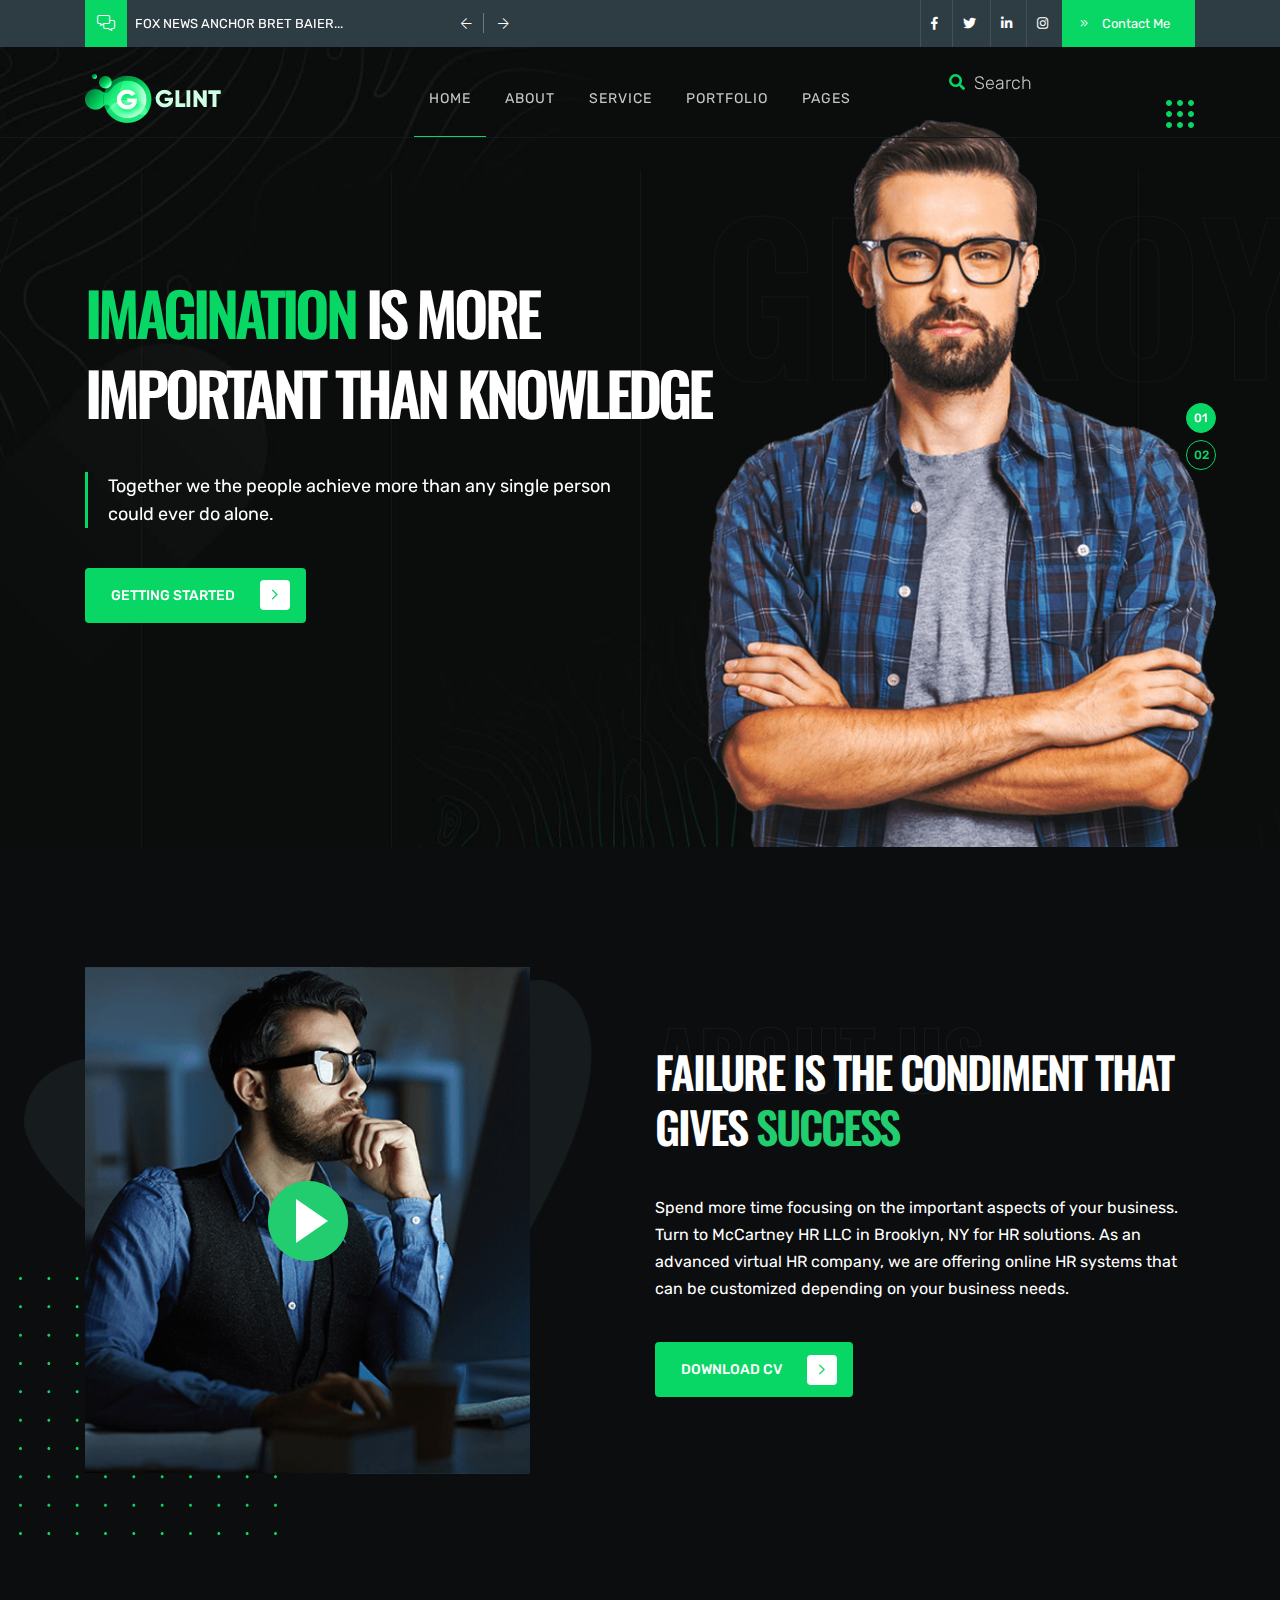
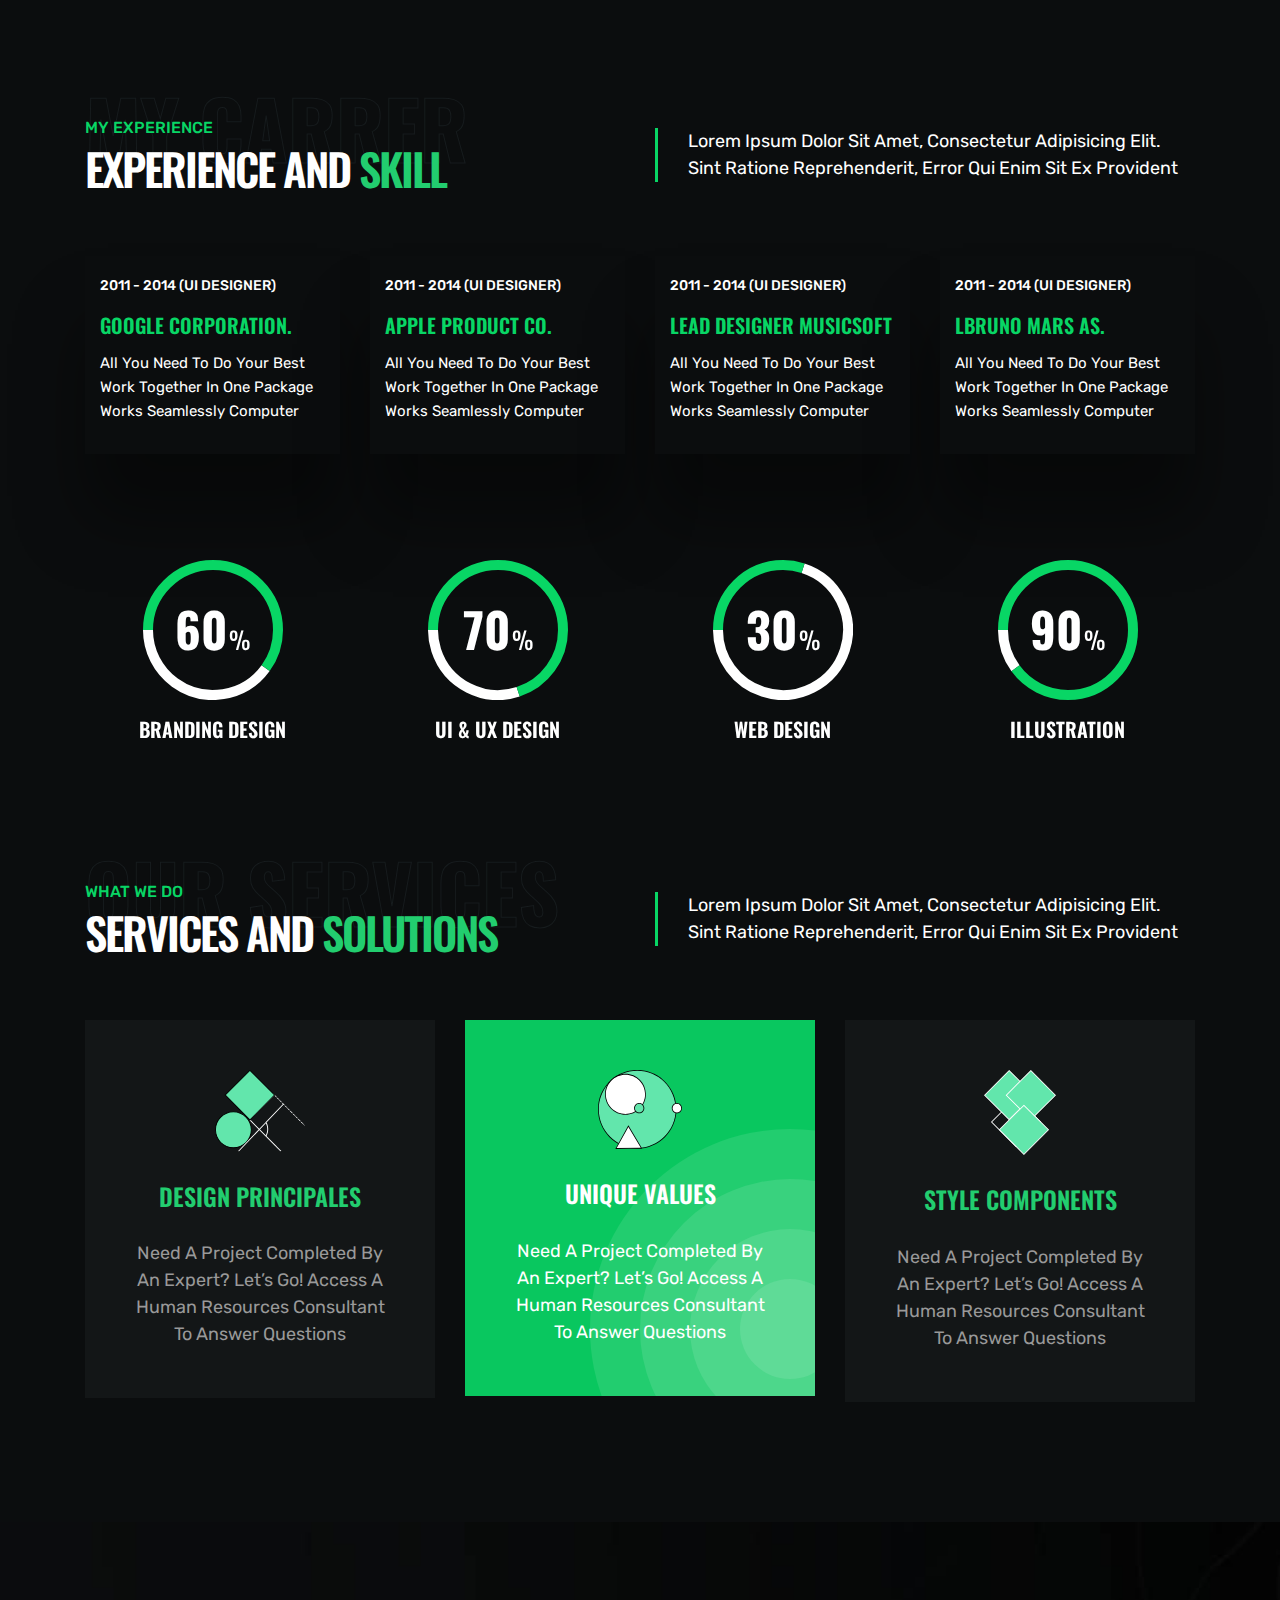
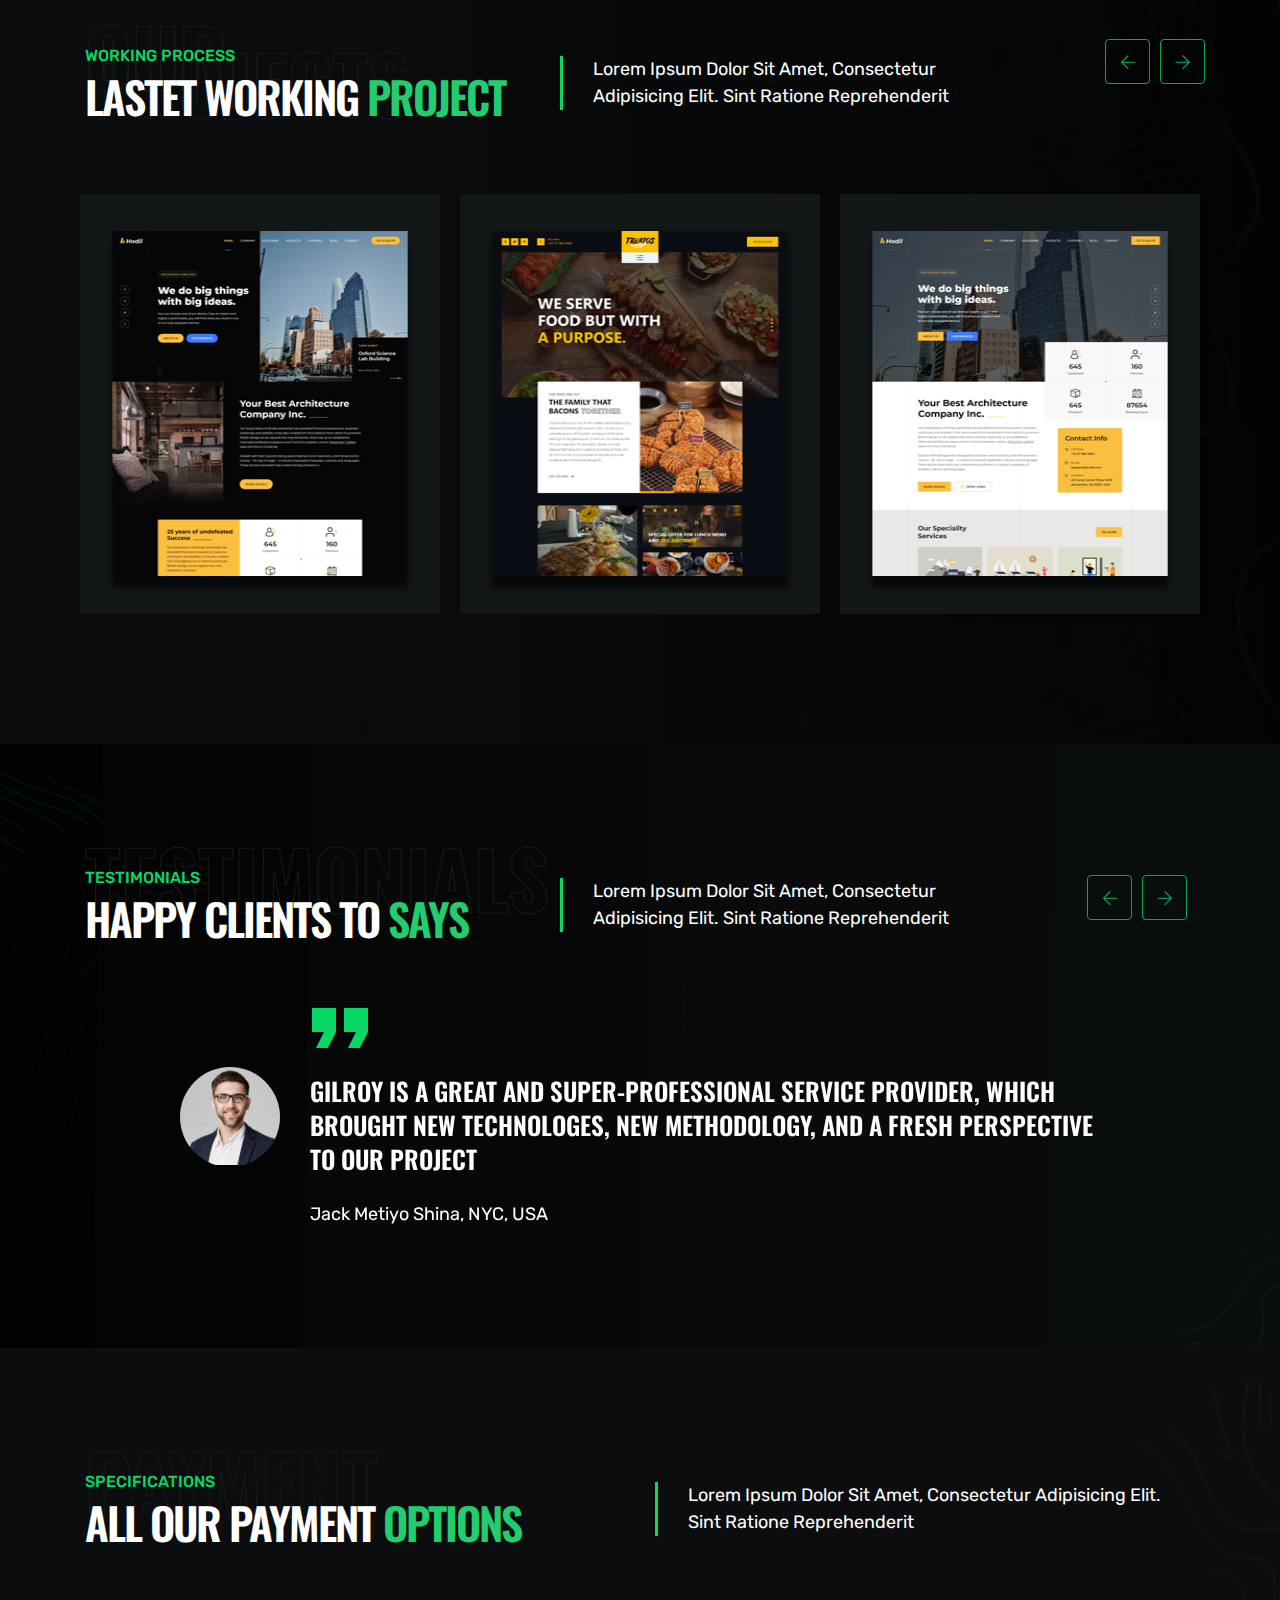
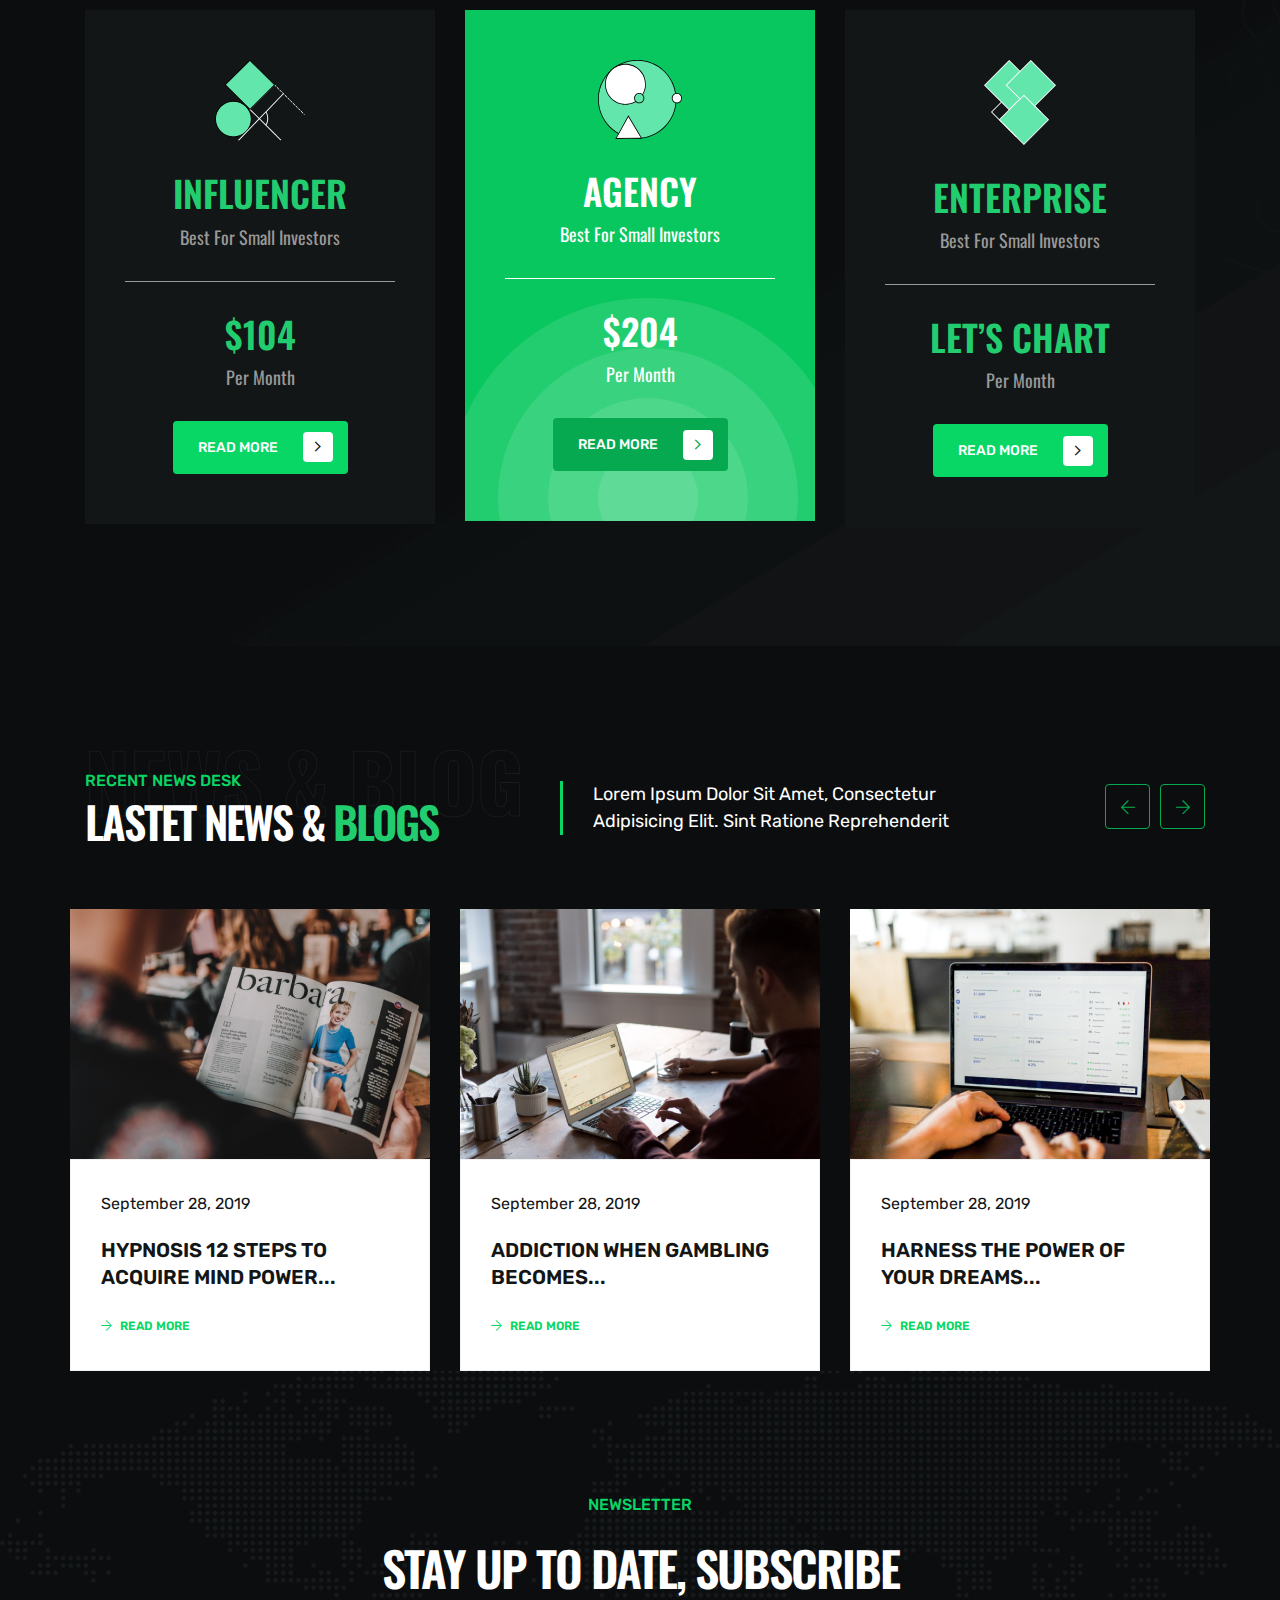
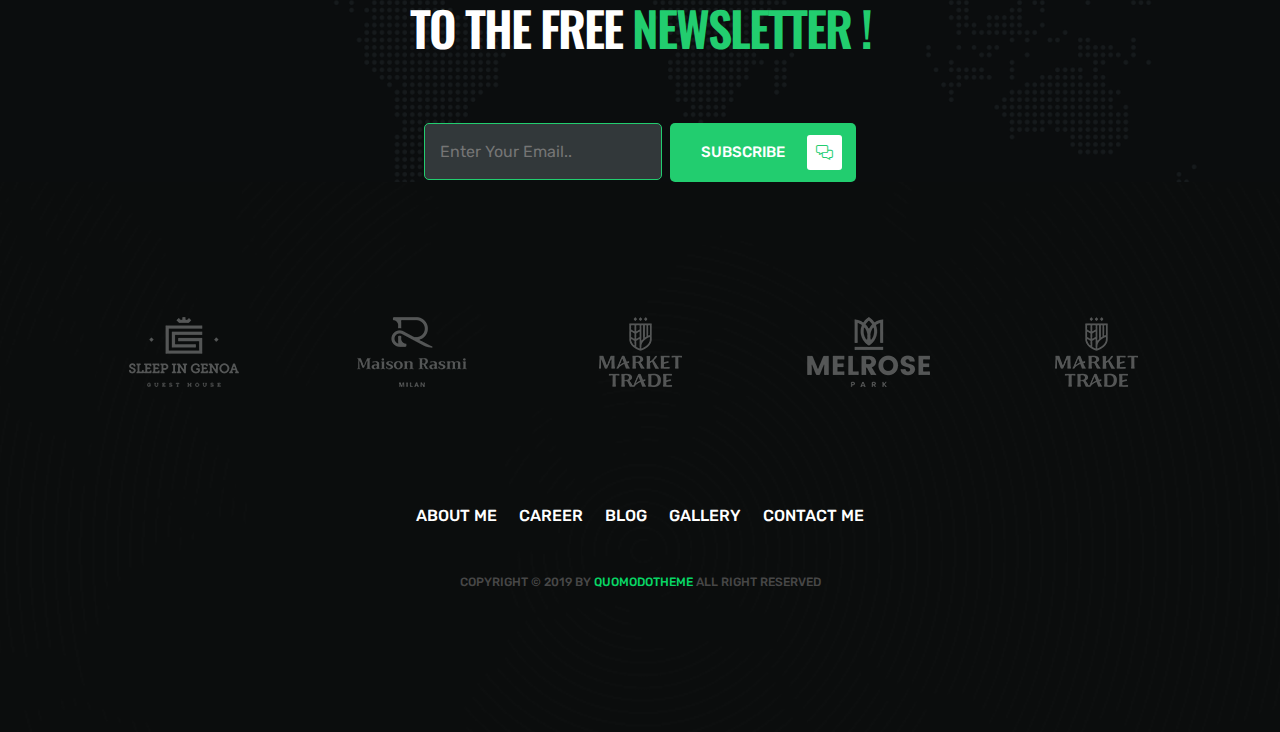
<file: index04b9.html>
<!DOCTYPE html>
<html lang="en">
<!--HTML START-->


<!-- Mirrored from quomodosoft.com/html/glint/?storefront=envato-elements by HTTrack Website Copier/3.x [XR&CO'2014], Tue, 29 Jul 2025 17:38:51 GMT -->
<head>
    <!--HEAD START-->
    <title>Glint</title>
    <!--::::: support meta :::::::-->
    <meta charset="utf-8">
    <meta name="viewport" content="width=device-width, initial-scale=1">
    
    <!--::::: ALL CSS CALLING :::::::-->
    <link rel="stylesheet" href="assets/css/plugins/animate.min.css">
    <link rel="stylesheet" href="assets/css/plugins/bootstrap.min.css">
    <link rel="stylesheet" href="assets/css/plugins/fontawesome.css">
    <link rel="stylesheet" href="assets/css/plugins/modal-video.min.css">
    <link rel="stylesheet" href="assets/css/plugins/stellarnav.css">
    <link rel="stylesheet" href="assets/css/plugins/owl.carousel.css">
    <link rel="stylesheet" href="assets/css/typography.css">
    <link rel="stylesheet" href="assets/css/theme.css">
    <link rel="stylesheet" href="assets/css/button.css">
    <link rel="stylesheet" href="assets/css/inner.css">
    <link rel="stylesheet" href="assets/css/responsive.css">

</head>
<!--HEADE END-->

<body><!--BODY START-->

    <!--PLACEHOLDER AREA START-->
    <div class="preloader">
        <div class="lds-dual-ring"></div>
    </div>
    <!--PLACEHOLDER AREA END-->

    <div class="site site-black"> <!--::::: SITE AREA START :::::::-->
          <!--::::: BANNER AREA START :::::::-->
        <div class="header-banner-area">
            <div class="container">
                <div class="row">
                    <div class=" col-md-5 align-self-center">
                        <div class="banner-comments">
                            <div class="banner-icon">
                                <i class="fal fa-comments-alt"></i>
                            </div>
                            <div class="banner-carousel owl-carousel">
                                <div class="banner-single-carousel">
                                    <p>Fox News Anchor Bret Baier...</p>
                                </div>
                                <div class="banner-single-carousel">
                                    <p>Elementor Is Great WordPress...</p>
                                </div>
                            </div>
                        </div>
                    </div>
                    <div class="col-md-7 text-right align-self-center">
                        <div class="banner-social-wrap">
                            <div class="banner-social">
                                <ul>
                                    <li><a href="#"><i class="fab fa-facebook-f"></i></a></li>
                                    <li><a href="#"><i class="fab fa-twitter"></i></a></li>
                                    <li><a href="#"><i class="fab fa-linkedin-in"></i></a></li>
                                    <li><a href="#"><i class="fab fa-instagram"></i></a></li>
                                </ul>
                            </div>
                            <div class="banner-contact">
                                <a href="#" class="contact-btn"><i class="fal fa-angle-double-right"></i> Contact Me</a>
                            </div>
                        </div>
                    </div>
                </div>
            </div>
        </div>
        <!--::::: BANNER AREA END :::::::-->

        <!--::::: HEADER AREA START :::::::-->
        <div class="header-area header-main" id="header">
            <!--scroll to up btn-->
            <a href="#" class="up-btn"><i class="fal fa-angle-up"></i></a>
            <div class="container">
                <div class="row">
                    <div class="col-6 col-lg-3 align-self-center">
                        <a href="index.html" class="logo"><img src="assets/img/anterior/logo/logo.png" alt=""></a>
                    </div>
                    <div class="col-6 text-center align-self-center">
                        <div class="main-menu">
                            <div class="stellarnav">
                                <ul class="navbarmneuclass">
                                    <li class="current"><a href="#">Home</a>
                                        <ul>
                                            <li><a href="index.html">Home Page 1</a></li>
                                            <li><a href="index1.html">Home Page 2</a></li>
                                        </ul>
                                    </li>
                                    <li><a href="#about">About</a></li>
                                    <li><a href="#service">Service</a></li>
                                    <li><a href="#portfolio">Portfolio</a></li>
                                    <li><a href="#">Pages</a>
                                        <ul>
                                            <li><a href="about.html">About</a></li>
                                            <li><a href="portfolio.html">Portfolio</a></li>
                                            <li><a href="single-portfolio.html">Portfolio Details</a></li>
                                            <li><a href="blog.html">Blog</a></li>
                                            <li><a href="single-blog.html">Single Blog</a></li>
                                            <li><a href="contact.html">Contact Us</a></li>
                                        </ul>
                                    </li>
                                </ul>
                            </div>
                        </div>
                    </div>
                    <div class="d-none d-lg-block col-lg-3 align-self-center text-right">
                        <div class="search-area">
                            <div class="search-box">
                                <form action="#">
                                    <input type="search" placeholder="Search">
                                </form>
                                <div class="search-btn">
                                    <a href="#"><i class="fas fa-search"></i></a>
                                </div>
                            </div>
                            <div class="grid-menu" id="grid-side">
                                <img src="assets/img/anterior/icon/hamburger.svg" alt="">
                            </div>
                        </div>
                    </div>
                </div>
            </div>
            <div class="slide-widgest-wrap" id="slide-widgest">
                <div class="side-widgest" id="side-content">
                    <div class="side-close" id="close-btn">
                    <i class="fal fa-times"></i>
                </div>
                    <div class="logo">
                        <a href="#"><img src="assets/img/anterior/logo/logo.png" alt=""></a>
                    </div>
                    <div class="side-content">
                        <p>Lorem ipsum dolor sit amet, consectetur adipisicing elit. Sint ratione reprehenderit, error qui enim sit ex provident iure, dolor, nulla eaque delectus, repudiandae commodi. Velit assumenda odit quisquam at, error suscipit unde, necessitatibus ipsum ratione excepturi ducimus labore, totam dolorem.</p>
                    </div>
                    <div class="side-social">
                        <ul>
                            <li><a href="#"><i class="fab fa-facebook-f"></i></a></li>
                            <li><a href="#"><i class="fab fa-twitter"></i></a></li>
                            <li><a href="#"><i class="fab fa-linkedin-in"></i></a></li>
                            <li><a href="#"><i class="fab fa-instagram"></i></a></li>
                        </ul>
                    </div>
                </div>
            </div>
        </div>
        <!--::::: HEADER AREA END :::::::-->
        
        <!--:::::WELCOME ATRA START :::::::-->
        <div class="welcome-area-wrap welcome__wrap1">
        
            <!--::::: WELCOME CAROUSEL START :::::::-->
            <div class="welcome-carousel owl-carousel">
                <div class="single-welcome-area home_1">
                    <div class="container">
                        <div class="row">
                            <div class="col-lg-7">
                                <div class="wlc-title white">
                                    <h1 class="fadeInDown animated"><span>imagination</span> is more important
                                    than knowledge</h1>
                                    <p class="fadeInDown animated">Together we the people achieve more than any single person <br>could ever do alone. </p>
                                   
                                    <a href="#" class="cbtn cbnt1 fadeInDown animated">Getting Started <i class="fal fa-angle-right"></i></a>
                                </div>
                            </div>
                        </div>
                    </div>
                    <div class="wlc-author-1">
                        <img src="assets/img/anterior/author/author1.png" alt="">
                        <h1 class="wlc-filltext">gilroy</h1>
                    </div>
                </div>
                <div class="single-welcome-area home_1">
                    <div class="container">
                        <div class="row">
                            <div class="col-lg-7">
                                <div class="wlc-title white">
                                    <h1 class="fadeInDown animated"><span>imagination</span> is more important
                                    than knowledge</h1>
                                    <p class="fadeInDown animated">Together we the people achieve more than any single person <br>could ever do alone. </p>
                                    <a href="#" class="cbtn cbnt1 fadeInDown animated">Getting Started <i class="fal fa-angle-right"></i></a>
                                </div>
                            </div>
                        </div>
                    </div>
                    <div class="wlc-author-1">
                        <img src="assets/img/anterior/author/author2.png" alt="">
                        <h1 class="wlc-filltext">gilroy</h1>
                    </div>
                </div>
            </div>
            <!--::::: WELCOME CAROUSEL END:::::::-->
        </div>
        <!--:::::WELCOME AREA END :::::::-->

        <!--:::::ABOUT AREA START :::::::-->
        <div class="about-area about-area1 section-padding" id="about">
            <div class="container">
                <div class="row">
                    <div class="col-lg-5 align-self-center">
                        <div class="about-shape">
                            <div class="about-img-section about-img-section1 text-center">
                                <a id="play-video" class="video-play-button" href="#" data-video-id="p_ph8Zx1Z9E"><span></span></a>
                                <div id="video-overlay" class="video-overlay">
                                  <a class="video-overlay-close"></a>
                                </div>
                            </div>
                        </div>
                    </div>
                    <div class="col-lg-6 offset-lg-1 align-self-center">
                        <div class="heading white">
                            <strong class="filltext">About us</strong>
                            <h2>Failure is the condiment
                            That Gives <span>Success</span></h2>
                            <p>Spend more time focusing on the important aspects of your business. Turn to McCartney HR LLC in Brooklyn, NY for HR solutions. As an advanced virtual HR company, we are offering online HR systems that can be customized depending on your business needs.</p>
                        <a href="#" class="cbtn cbnt1 fadeInDown animated">download cv <i class="fal fa-angle-right"></i></a>
                        </div>
                    </div>
                </div>
            </div>
        </div>
        <!--:::::ABOUT AREA END :::::::-->

        <!--:::::SKILL AREA START :::::::-->
        <div class="skill-area section-padding" id="portfolio">
            <div class="container">
                <div class="row">
                    <div class="col-lg-6 align-self-center">
                        <div class="heading white">
                            <strong class="filltext">my carrer</strong>
                            <small>MY EXPERIENCE</small>
                            <h2>Experience and <span>skill</span></h2>
                        </div>
                    </div>
                    <div class="col-lg-6 align-self-center">
                         <div class="info-content">
                            <p>Lorem ipsum dolor sit amet, consectetur adipisicing elit. Sint ratione reprehenderit, error qui enim sit ex provident </p>
                        </div>
                    </div>
                </div>
                <div class="space-60"></div>
                <div class="row">
                    <div class="col-sm-6 col-lg-3">
                        <div class="skill-box">
                            <small>2011 - 2014 (Ui designer)</small>
                            <h5>Google Corporation.</h5>
                            <p>All you need to do your best work together in one package works seamlessly computer</p>
                        </div>
                    </div>
                    <div class="col-sm-6 col-lg-3">
                        <div class="skill-box">
                            <small>2011 - 2014 (Ui designer)</small>
                            <h5>Apple Product Co.</h5>
                            <p>All you need to do your best work together in one package works seamlessly computer</p>
                        </div>
                    </div>
                    <div class="col-sm-6 col-lg-3">
                        <div class="skill-box">
                            <small>2011 - 2014 (Ui designer)</small>
                            <h5>lead designer musicsoft</h5>
                            <p>All you need to do your best work together in one package works seamlessly computer</p>
                        </div>
                    </div>
                    <div class="col-sm-6 col-lg-3">
                        <div class="skill-box">
                            <small>2011 - 2014 (Ui designer)</small>
                            <h5>lBruno Mars As.</h5>
                            <p>All you need to do your best work together in one package works seamlessly computer</p>
                        </div>
                    </div>
                </div>
            </div>
            <div class="space-100"></div>
            <!-- Start Technical Skills Section -->
            <div class="skill__circles">
                <div class="container">
                    <div class="row">
                        <div class="colsm6 col-lg-3 text-center">
                             <div class="circle1 circle" id="circle1">
                              <strong></strong>
                              <span>Branding Design</span>
                            </div>
                        </div>
                        <div class="colsm6 col-lg-3 text-center">
                             <div class="circle2 circle" id="circle2">
                              <strong></strong>
                              <span>UI & UX Design</span>
                            </div>
                        </div>
                        <div class="colsm6 col-lg-3 text-center">
                             <div class="circle3 circle" id="circle3">
                              <strong></strong>
                              <span>Web Design</span>
                            </div>
                        </div>
                        <div class="colsm6 col-lg-3 text-center">
                             <div class="circle4 circle" id="circle4">
                              <strong></strong>
                              <span>illustration</span>
                            </div>
                        </div>
                    </div>
                </div>
            </div>
        </div>
        <!--:::::SKILL AREA END :::::::-->

        <!--:::::SERVICE AREA START :::::::-->
        <div class="service-area padding-bottom" id="service">
            <div class="container">
                <div class="row">
                    <div class="col-lg-6 align-self-center">
                        <div class="heading white">
                            <strong class="filltext">our services</strong>
                            <small>WHAT WE DO</small>
                            <h2>Services and<span> Solutions</span></h2>
                        </div>
                    </div>
                    <div class="col-lg-6 align-self-center">
                         <div class="info-content">
                            <p>Lorem ipsum dolor sit amet, consectetur adipisicing elit. Sint ratione reprehenderit, error qui enim sit ex provident </p>
                        </div>
                    </div>
                </div>
                <div class="space-60"></div>
                <div class="row">
                    <div class="col-lg-4">
                        <div class="single-service">
                            <div class="service-icon">
                                <img src="assets/img/anterior/icon/service1.svg" alt="">
                            </div>
                            <div class="service-text">
                                <h4>design principales</h4>
                                <p>Need a project completed by an expert? Let’s go! Access a Human Resources Consultant to answer questions</p>
                            </div>
                            <div class="circles-wrap">
                                <div class="circles">
                                    <span class="circle circle-1"></span>
                                    <span class="circle circle-2"></span>
                                    <span class="circle circle-3"></span>
                                    <span class="circle circle-4"></span>
                                </div>
                            </div>
                        </div>
                    </div>
                    <div class="col-lg-4">
                        <div class="single-service active">
                            <div class="service-icon">
                                <img src="assets/img/anterior/icon/service2.svg" alt="">
                            </div>
                            <div class="service-text">
                                <h4>Unique Values</h4>
                                <p>Need a project completed by an expert? Let’s go! Access a Human Resources Consultant to answer questions</p>
                            </div>
                            <div class="circles-wrap">
                                <div class="circles">
                                    <span class="circle circle-1"></span>
                                    <span class="circle circle-2"></span>
                                    <span class="circle circle-3"></span>
                                    <span class="circle circle-4"></span>
                                </div>
                            </div>
                        </div>
                    </div>
                    <div class="col-lg-4">
                        <div class="single-service">
                            <div class="service-icon">
                                <img src="assets/img/anterior/icon/service3.svg" alt="">
                            </div>
                            <div class="service-text">
                                <h4>Style Components</h4>
                                <p>Need a project completed by an expert? Let’s go! Access a Human Resources Consultant to answer questions</p>
                            </div>
                            <div class="circles-wrap">
                                <div class="circles">
                                    <span class="circle circle-1"></span>
                                    <span class="circle circle-2"></span>
                                    <span class="circle circle-3"></span>
                                    <span class="circle circle-4"></span>
                                </div>
                            </div>
                        </div>
                    </div>
                </div>
            </div>
        </div>
        <!--:::::SERVICE AREA END :::::::-->

        <!--:::::PROJECT AREA START :::::::-->
        <div class="project-area section-padding" >
            <div class="container">
                <div class="row">
                    <div class="col-lg-5 align-self-center">
                        <div class="heading white">
                            <strong class="filltext">our projects</strong>
                            <small>WORKING PROCESS</small>
                            <h2>lastet working <span>project</span></h2>
                        </div>
                    </div>
                    <div class="col-lg-5 align-self-center">
                         <div class="info-content">
                            <p>Lorem ipsum dolor sit amet, consectetur adipisicing elit. Sint ratione reprehenderit </p>
                        </div>
                    </div>
                </div>
                <div class="space-60"></div>
                <div class="row">
                    <ul id="da-thumbs" class="da-thumbs portfolio-carousel owl-carousel">
                        <li>
                            <a href="portfolio.html">
                                <img src="assets/img/anterior/project/project1.png" alt="">
                                <div><span>Menu by Simon Jensen</span></div>
                            </a>
                        </li>
                        <li>
                            <a href="portfolio.html">
                                <img src="assets/img/anterior/project/project2.png" alt="">
                                <div><span>Menu by Simon Jensen</span></div>
                            </a>
                        </li>
                        <li>
                            <a href="portfolio.html">
                                <img src="assets/img/anterior/project/project3.png" alt="">
                                <div><span>Menu by Simon Jensen</span></div>
                            </a>
                        </li>
                        <li>
                            <a href="portfolio.html">
                                <img src="assets/img/anterior/project/project4.png" alt="">
                                <div>
                                    <span>Menu by Simon Jensen</span>
                                </div>
                            </a>
                        </li>
                        <li>
                            <a href="portfolio.html">
                                <img src="assets/img/anterior/project/project2.png" alt="">
                                <div>
                                    <span>Menu by Simon Jensen</span>
                                </div>
                            </a>
                        </li>
                    </ul>
                </div>
            </div>
        </div>
        <!--:::::PROJECT AREA END :::::::-->

        <!--:::::TESTIMONIALS AREA START :::::::-->
        <div class="testimonials-area testimonials-area1 section-padding">
            <div class="container">
                <div class="row">
                    <div class="col-lg-5 align-self-center">
                        <div class="heading white">
                            <strong class="filltext">Testimonials</strong>
                            <small>Testimonials</small>
                            <h2>Happy Clients TO <span>says</span></h2>
                        </div>
                    </div>
                    <div class="col-lg-5 align-self-center">
                         <div class="info-content">
                            <p>Lorem ipsum dolor sit amet, consectetur adipisicing elit. Sint ratione reprehenderit </p>
                        </div>
                    </div>
                </div>
                <div class="space-60"></div>
                <div class="row">
                    <div class="col-lg-10 m-auto">
                        <div class="testimonials owl-carousel">
                            <div class="testimonial">
                                <div class="testimonial-img animated fadeInLeft">
                                    <img src="assets/img/anterior/author/testimonial1.jpg" alt="">
                                </div>
                                <div class="testimonial-text animated fadeInDown">
                                    <img src="assets/img/anterior/icon/quote.png" alt="">
                                    <h4>Gilroy is a great and super-professional service provider, which brought new technologes, new methodology, and a fresh perspective to our project</h4>
                                    <p>Jack Metiyo Shina, NYC, USA</p>
                                </div>
                            </div>
                            <div class="testimonial">
                                <div class="testimonial-img">
                                    <img src="assets/img/anterior/author/testimonial1.jpg" alt="">
                                </div>
                                <div class="testimonial-text">
                                    <img src="assets/img/anterior/icon/quote.png" alt="">
                                    <h4>Gilroy is a great and super-professional service provider, which brought new technologes, new methodology, and a fresh perspective to our project</h4>
                                    <p>Jack Metiyo Shina, NYC, USA</p>
                                </div>
                            </div>
                            <div class="testimonial">
                                <div class="testimonial-img">
                                    <img src="assets/img/anterior/author/testimonial1.jpg" alt="">
                                </div>
                                <div class="testimonial-text">
                                    <img src="assets/img/anterior/icon/quote.png" alt="">
                                    <h4>Gilroy is a great and super-professional service provider, which brought new technologes, new methodology, and a fresh perspective to our project</h4>
                                    <p>Jack Metiyo Shina, NYC, USA</p>
                                </div>
                            </div>
                        </div>
                    </div>
                </div>
            </div>
        </div>
        <!--:::::TESTIMONIALS AREA END :::::::-->

         <!--:::::PRICING AREA START :::::::-->
        <div class="pricing-area pricing-area1 section-padding" id="price">
            <div class="container">
                <div class="row">
                    <div class="col-lg-6 align-self-center">
                        <div class="heading white">
                            <strong class="filltext">payment</strong>
                            <small>SPECIFICATIONS</small>
                            <h2>All OUR PAYMENT <span>options</span></h2>
                        </div>
                    </div>
                     <div class="col-lg-6 align-self-center">
                         <div class="info-content">
                            <p>Lorem ipsum dolor sit amet, consectetur adipisicing elit. Sint ratione reprehenderit </p>
                        </div>
                    </div>
                </div>
                <div class="space-60"></div>
                <div class="row">
                    <div class="col-lg-4">
                        <div class="single-service">
                            <div class="service-icon">
                                <img src="assets/img/anterior/icon/service1.svg" alt="">
                            </div>
                            <div class="service-text">
                                <h3>Influencer</h3>
                                <h5>best for small investors</h5>
                            </div>
                            <div class="separator"></div>
                             <div class="service-text">
                                <h3>$104</h3>
                                <h5>Per month</h5>
                            </div>

                            <a href="#" class="cbtn pricing-btn">read more <i class="fal fa-angle-right"></i></a>
                            <div class="circles-wrap">
                                <div class="circles">
                                    <span class="circle circle-1"></span>
                                    <span class="circle circle-2"></span>
                                    <span class="circle circle-3"></span>
                                    <span class="circle circle-4"></span>
                                </div>
                            </div>
                        </div>
                        
                    </div>
                    <div class="col-lg-4">
                        <div class="single-service active">
                            <div class="service-icon">
                                <img src="assets/img/anterior/icon/service2.svg" alt="">
                            </div>
                            <div class="service-text">
                                <h3>AGENCY</h3>
                                <h5>best for small investors</h5>
                            </div>
                            <div class="separator"></div>
                             <div class="service-text">
                                <h3>$204</h3>
                                <h5>Per month</h5>
                            </div>
                            <a href="#" class="cbtn pricing-btn">read more <i class="fal fa-angle-right"></i></a>
                            <div class="circles-wrap">
                                <div class="circles">
                                    <span class="circle circle-1"></span>
                                    <span class="circle circle-2"></span>
                                    <span class="circle circle-3"></span>
                                    <span class="circle circle-4"></span>
                                </div>
                            </div>
                        </div>
                    </div>
                    <div class="col-lg-4">
                        <div class="single-service">
                            <div class="service-icon">
                                <img src="assets/img/anterior/icon/service3.svg" alt="">
                            </div>
                            <div class="service-text">
                                <h3>ENTERPRISE</h3>
                                <h5>best for small investors</h5>
                            </div>
                            <div class="separator"></div>
                             <div class="service-text">
                                <h3>Let’s chart</h3>
                                <h5>Per month</h5>
                            </div>
                            
                            <a href="#" class="cbtn pricing-btn">read more <i class="fal fa-angle-right"></i></a>
                            <div class="circles-wrap">
                                <div class="circles">
                                    <span class="circle circle-1"></span>
                                    <span class="circle circle-2"></span>
                                    <span class="circle circle-3"></span>
                                    <span class="circle circle-4"></span>
                                </div>
                            </div>
                        </div>
                    </div>
                </div>
            </div>
        </div> 
        <!--:::::PRICING AREA END :::::::-->

        <!--:::::BLOG AREA START :::::::-->
        <div class="blog-area padding-top" id="blog">
            <div class="container">
                <div class="row">
                    <div class="col-lg-5 align-self-center">
                        <div class="heading white">
                            <strong class="filltext">news & blog</strong>
                            <small>RECENT NEWS DESK</small>
                            <h2>lastet news & <span>blogs</span></h2>
                        </div>
                    </div>
                    <div class="col-lg-5 align-self-center">
                         <div class="info-content">
                            <p>Lorem ipsum dolor sit amet, consectetur adipisicing elit. Sint ratione reprehenderit </p>
                        </div>
                    </div>
                </div>
                <div class="space-60"></div> 
                <div class="row">
                    <div class="blogs owl-carousel">
                        <div class="single-blog">
                            <div class="single-blog-img">
                               <img src="assets/img/anterior/blog/team__1.png" alt="">
                            </div>
                            <div class="blog-description">
                                <p>September 28, 2019</p>
                                <a href="single-blog.html">Hypnosis 12 Steps To Acquire Mind Power...</a>
                                <a href="single-blog.html" class="readmore-btn"><i class="fal fa-arrow-right"></i> read more</a>
                            </div>
                           
                        </div>
                        <div class="single-blog">
                            <div class="single-blog-img">
                               <div class="single-blog-img">
                                   <img src="assets/img/anterior/blog/team__2.png" alt="">
                                </div>
                            </div>
                            <div class="blog-description">
                                <p>September 28, 2019</p>
                                <a href="single-blog.html">Addiction When Gambling Becomes...</a>
                                <a href="single-blog.html" class="readmore-btn"><i class="fal fa-arrow-right"></i> read more</a>
                            </div>
                           
                        </div>
                        <div class="single-blog">
                            <div class="single-blog-img">
                               <div class="single-blog-img">
                                   <img src="assets/img/anterior/blog/team__3.png" alt="">
                                </div>
                            </div>
                            <div class="blog-description">
                                <p>September 28, 2019</p>
                                <a href="single-blog.html">Harness The Power Of Your Dreams...</a>
                                <a href="single-blog.html" class="readmore-btn"><i class="fal fa-arrow-right"></i> read more</a>
                            </div>
                           
                        </div>
                        <div class="single-blog">
                            <div class="single-blog-img">
                               <div class="single-blog-img">
                                   <img src="assets/img/anterior/blog/team__4.png" alt="">
                                </div>
                            </div>
                            <div class="blog-description">
                                <p>September 28, 2019</p>
                                <a href="single-blog.html">Addiction When Gambling Becomes...</a>
                                <a href="single-blog.html" class="readmore-btn"><i class="fal fa-arrow-right"></i> read more</a>
                            </div>
                        </div>
                    </div>
                </div>
            </div>
        </div>
        <!--:::::BLOG AREA END :::::::-->


        <!--:::::CALL TO ACTION AREA START :::::::-->
        <div class="cta-area cta-area1 padding-top" id="contact">
            <div class="container">
                <div class="row">
                    <div class="col-lg-6 m-auto text-center">
                     <div class="heading cta-heading white">
                        <small>Newsletter</small>
                        <div class="space-20"></div>
                        <h2>Stay up to date, subscribe to the free <span>newsletter !</span></h2>
                    </div>
                    <div class="space-40"></div>
                    <div class="cta-form">
                        <form action="#">
                            <input type="email" placeholder="Enter Your Email..">
                            <a href="#" class="subscribe-btn">subscribe <i class="fal fa-comments-alt"></i></a>
                        </form>
                    </div>
                    </div>
                </div>
            </div>
        </div>
        <!--:::::CALL TO ACTION AREA END :::::::-->

        <!--:::::FOOTER AREA START :::::::-->
        <div class="footer-area footer-area1 section-padding">
             <!--:::::LOGO AREA START :::::::-->
        <div class="logo-carousel">
            <div class="container">
                <div class="row">
                    <div class="logos owl-carousel">
                        <div class="single-logo-table">
                            <div class="single-logo-table-cell">
                               <img src="assets/img/anterior/logo/1.svg" alt="">
                            </div>
                        </div>
                        <div class="single-logo-table">
                            <div class="single-logo-table-cell">
                                <img src="assets/img/anterior/logo/01.png" alt="">
                            </div>
                        </div>
                        <div class="single-logo-table">
                            <div class="single-logo-table-cell">
                                <img src="assets/img/anterior/logo/02.png" alt="">
                            </div>
                        </div>
                        <div class="single-logo-table">
                            <div class="single-logo-table-cell">
                                <img src="assets/img/anterior/logo/03.png" alt="">
                            </div>
                        </div>
                        <div class="single-logo-table">
                            <div class="single-logo-table-cell">
                                <img src="assets/img/anterior/logo/04.png" alt="">
                            </div>
                        </div>
                        <div class="single-logo-table">
                            <div class="single-logo-table-cell">
                                <img src="assets/img/anterior/logo/02.png" alt="">
                            </div>
                        </div>
                    </div>
                </div>
            </div>
        </div>
        <div class="space-100"></div>
        <!--:::::LOGO AREA END :::::::-->
            <div class="container">
                <div class="row">
                    <div class="col-lg-6 m-auto text-center">
                        <div class="footer-menu">
                            <ul>
                                <li><a href="#">about me</a></li>
                                <li><a href="#">career</a></li>
                                <li><a href="#">blog</a></li>
                                <li><a href="#">gallery</a></li>
                                <li><a href="#">contact me</a></li>
                            </ul>
                        </div>
                        <div class="space-40"></div>
                        <div class="copyright">
                            <p>Copyright © 2019 by <span> QuomodoTheme </span> all right reserved</p>
                        </div>
                    </div>
                </div>
            </div>
        </div>
        <!--:::::FOOTER AREA END :::::::-->
                          
    </div> <!--:::::sitea area end :::::::-->


    <!--:::::jquery 3.2.1 js :::::::-->
    <script src="assets/js/plugins/jQuery.2.1.0.min.js"></script>
    <script src="assets/js/plugins/bootstrap.min.js"></script>
    <script src="assets/js/plugins/jquery.nav.js"></script>
    <script src="assets/js/plugins/jquery.waypoints.min.js"></script>
    <script src="assets/js/plugins/jquery-modal-video.min.js"></script>
    <script src="assets/js/plugins/stellarnav.js"></script>
    <script src="assets/js/plugins/popper.min.js"></script>
    <script src="assets/js/plugins/owl.carousel.js"></script>
    <script src="assets/js/plugins/wow.min.js"></script>
    <script src="assets/js/plugins/easypiechart.min.js"></script>
    <script src="assets/js/plugins/animatenumber.min.js"></script>
    <script src="assets/js/plugins/circle-progress.js"></script>
    <script src="assets/js/plugins/bars.js"></script>
    <script src="assets/js/plugins/appear.js"></script>
    <script src="assets/js/plugins/jquery.hoverdir.js"></script>
    <script src="assets/js/plugins/isotop.v3.0.4.min.js"></script>
    <script src="assets/js/main.js"></script>


<script defer src="https://static.cloudflareinsights.com/beacon.min.js/vcd15cbe7772f49c399c6a5babf22c1241717689176015" integrity="sha512-ZpsOmlRQV6y907TI0dKBHq9Md29nnaEIPlkf84rnaERnq6zvWvPUqr2ft8M1aS28oN72PdrCzSjY4U6VaAw1EQ==" data-cf-beacon='{"version":"2024.11.0","token":"05c60afabf3e4b64ba091c1c292eafc9","r":1,"server_timing":{"name":{"cfCacheStatus":true,"cfEdge":true,"cfExtPri":true,"cfL4":true,"cfOrigin":true,"cfSpeedBrain":true},"location_startswith":null}}' crossorigin="anonymous"></script>
</body>
<!--body end-->


<!-- Mirrored from quomodosoft.com/html/glint/?storefront=envato-elements by HTTrack Website Copier/3.x [XR&CO'2014], Tue, 29 Jul 2025 17:39:04 GMT -->
</html>
<!--html end-->
</file>
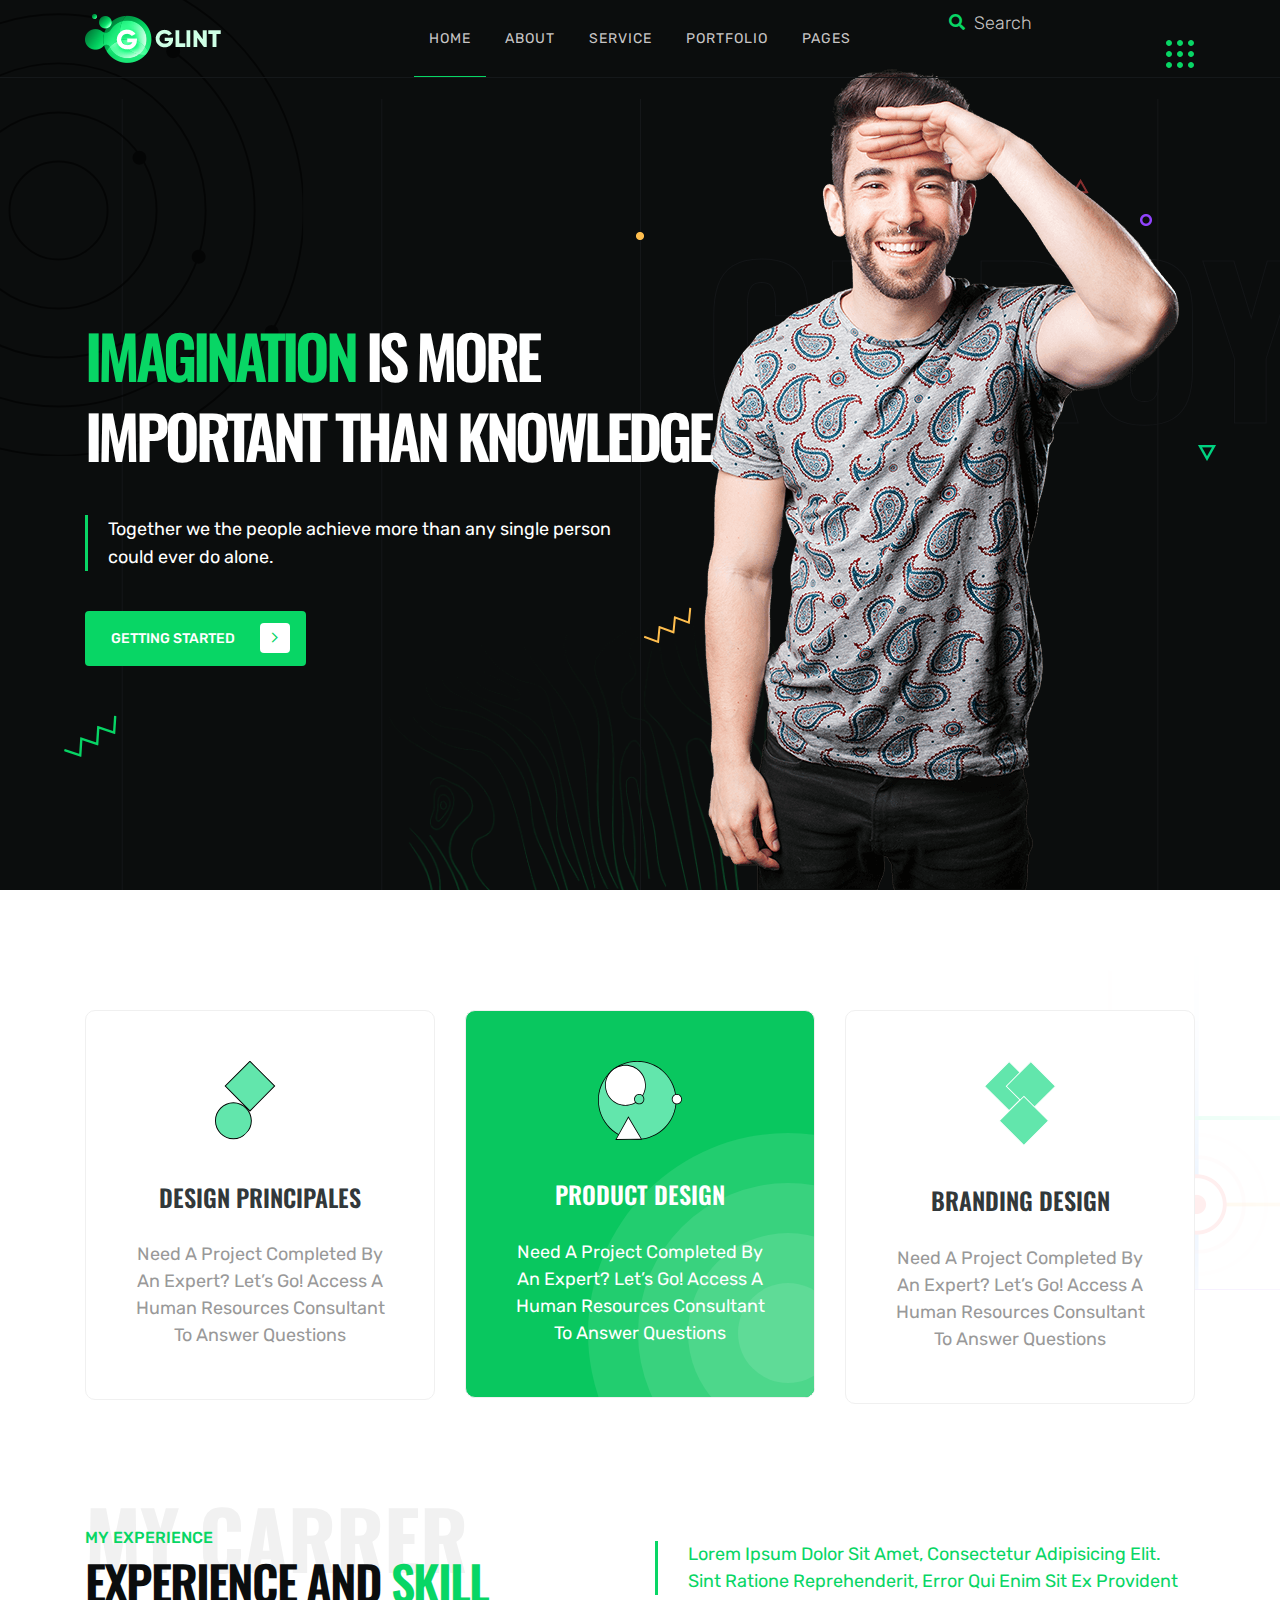
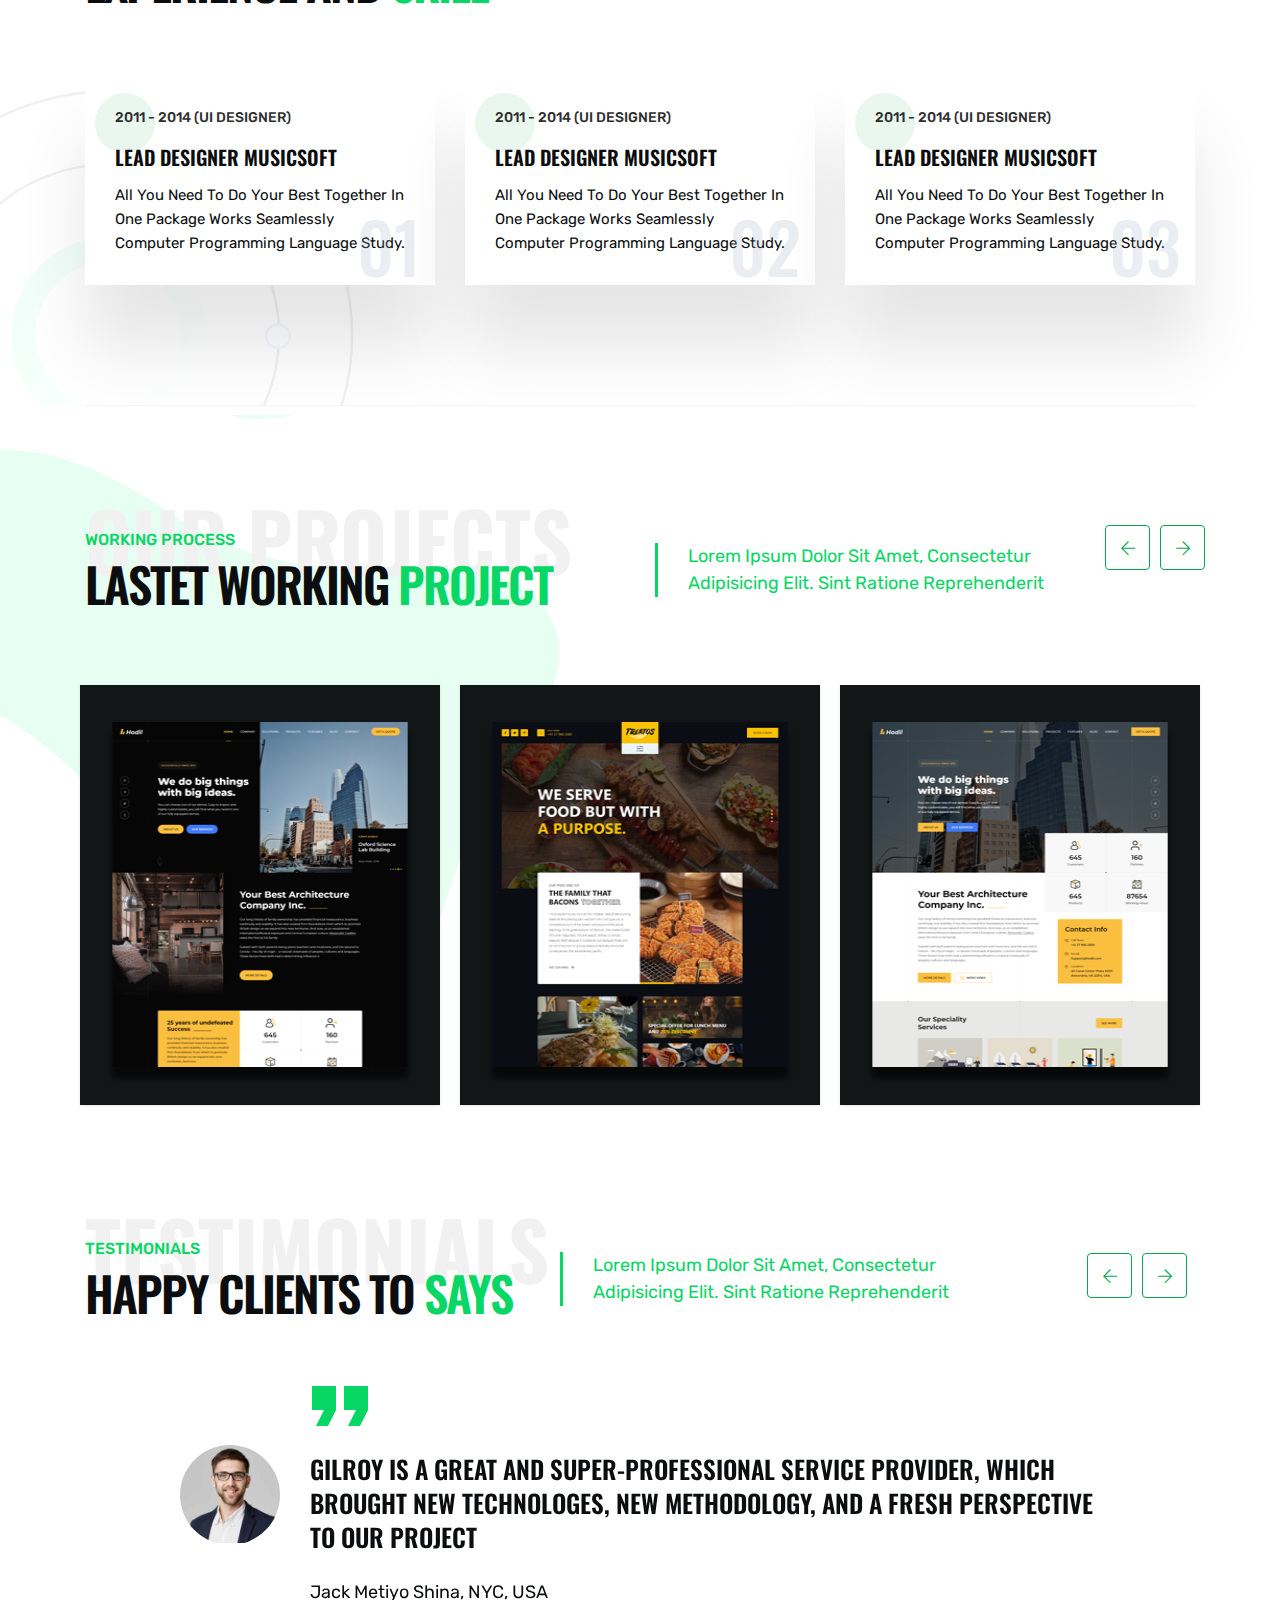
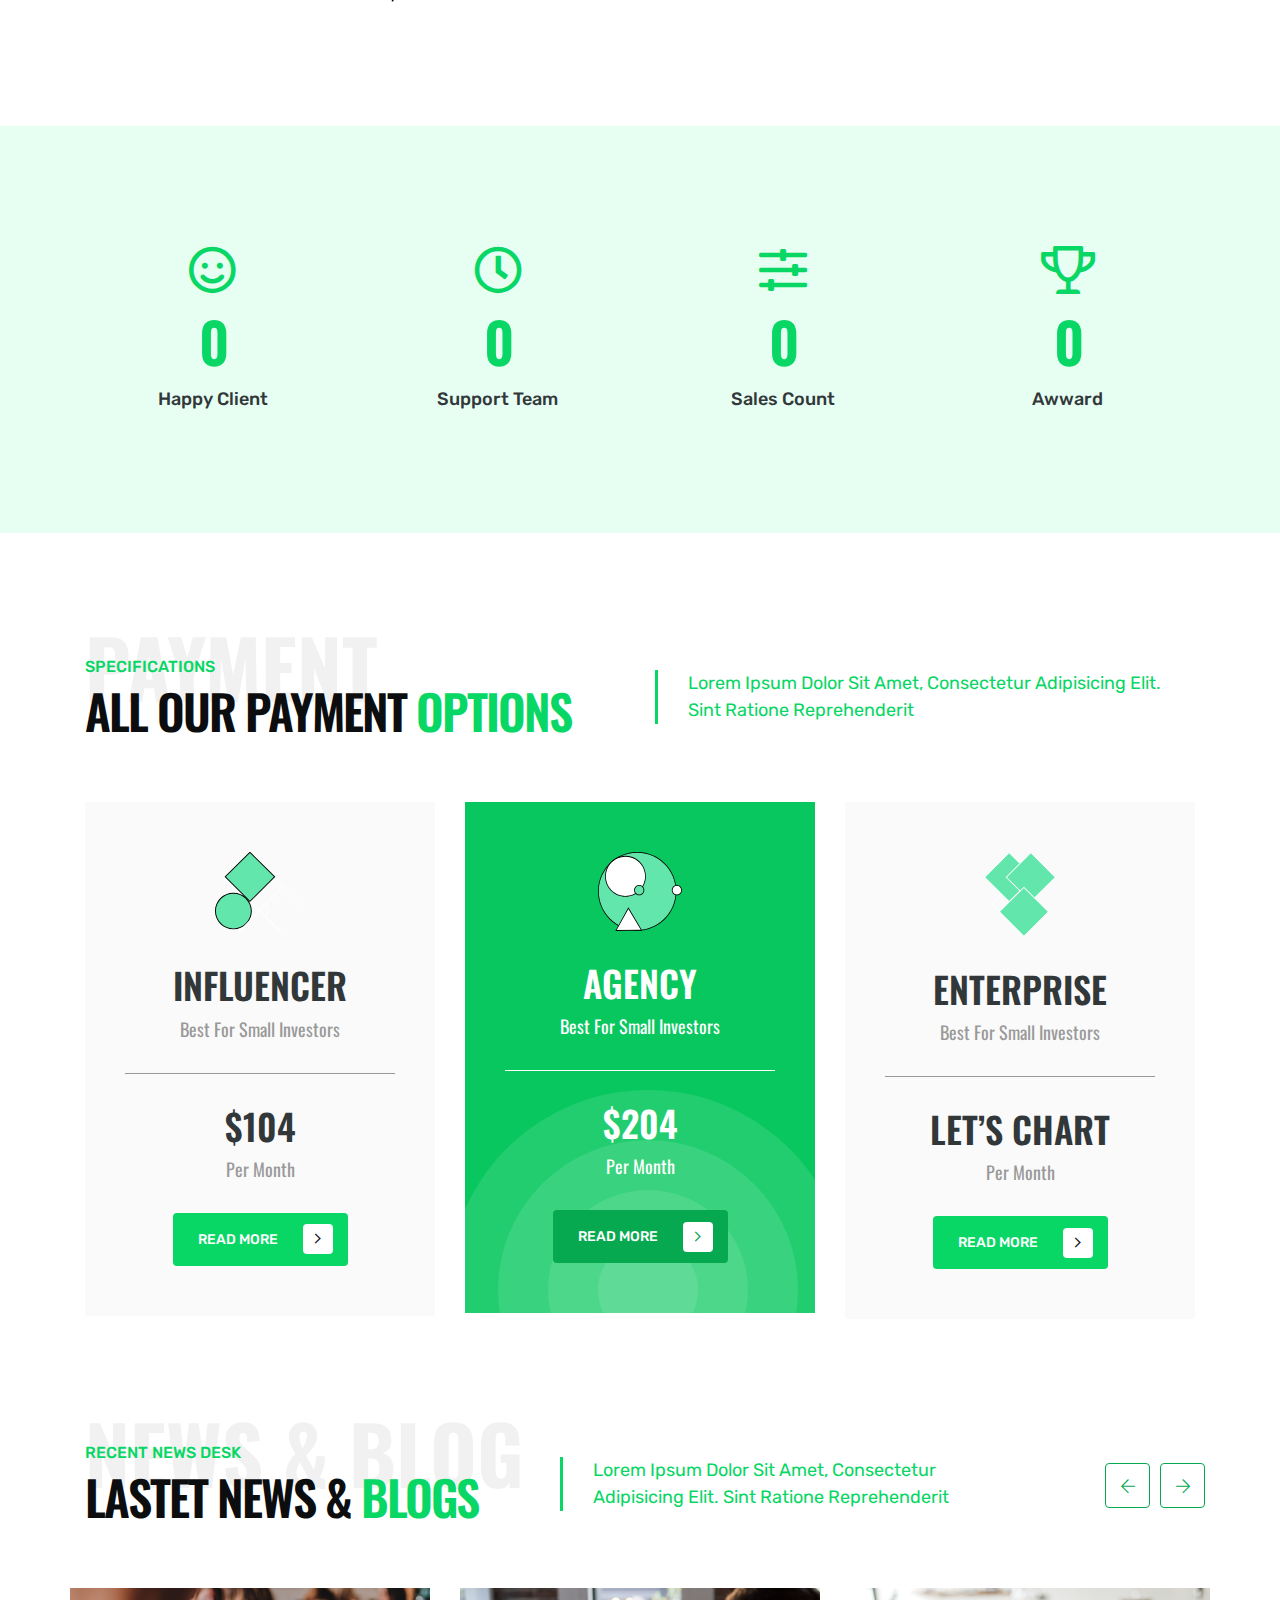
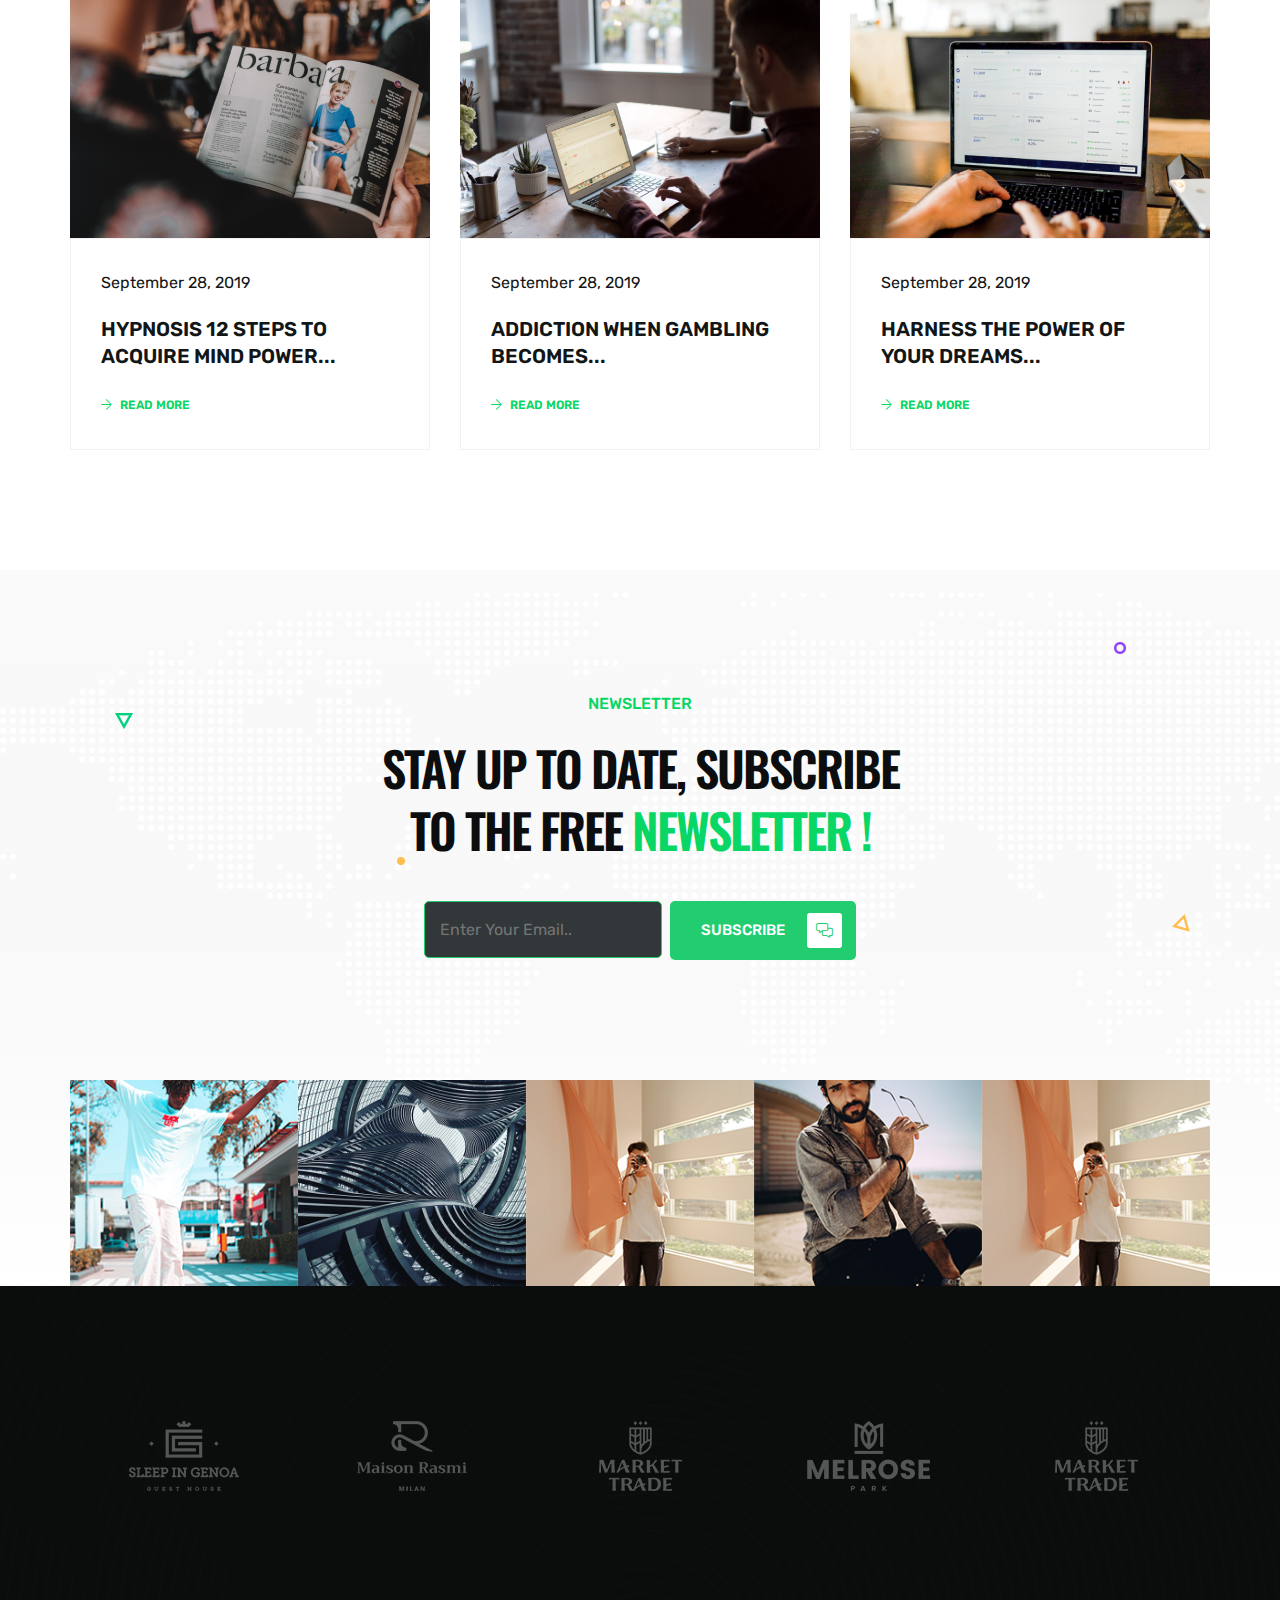
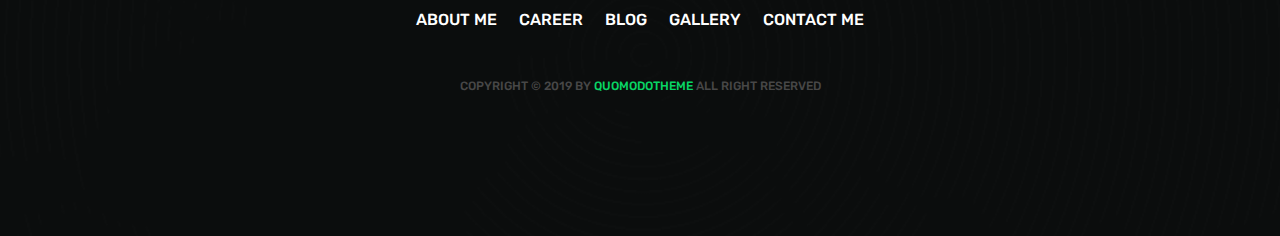
<file: index1.html>
<!DOCTYPE html>
<html lang="en">
<!--HTML START-->


<!-- Mirrored from quomodosoft.com/html/glint/index1.html by HTTrack Website Copier/3.x [XR&CO'2014], Tue, 29 Jul 2025 17:39:20 GMT -->
<head>
    <!--HEAD START-->
    <title>Gilroy</title>
    <!--::::: support meta :::::::-->
    <meta charset="utf-8">
    <meta name="viewport" content="width=device-width, initial-scale=1">
    <!--:::::icon Calling:::::::-->
    <link rel="icon" href="#">

       <!--::::: ALL CSS CALLING :::::::-->
    <link rel="stylesheet" href="assets/css/plugins/animate.min.css">
    <link rel="stylesheet" href="assets/css/plugins/bootstrap.min.css">
    <link rel="stylesheet" href="assets/css/plugins/fontawesome.css">
    <link rel="stylesheet" href="assets/css/plugins/modal-video.min.css">
    <link rel="stylesheet" href="assets/css/plugins/stellarnav.css">
    <link rel="stylesheet" href="assets/css/plugins/owl.carousel.css">
    <link rel="stylesheet" href="assets/css/typography.css">
    <link rel="stylesheet" href="assets/css/theme.css">
    <link rel="stylesheet" href="assets/css/button.css">
    <link rel="stylesheet" href="assets/css/inner.css">
    <link rel="stylesheet" href="assets/css/responsive.css">

</head>
<!--HEADE END-->

<body>
    <!--BODY START-->

    <!--PLACEHOLDER AREA START-->
    <div class="preloader">
        <div class="lds-dual-ring"></div>
    </div>
    <!--PLACEHOLDER AREA END-->

    <div class="site site-white"> <!--::::: SITE AREA START :::::::-->
        <!--::::: HEADER AREA START :::::::-->
            <div class="header-area" id="header">
                <!--scroll to up btn-->
                <a href="#home" class="up-btn"><i class="fal fa-angle-up"></i></a>
                <div class="container">
                    <div class="row">
                        <div class="col-6 col-lg-3 align-self-center">
                            <a href="index.html" class="logo"><img src="assets/img/logo/logo.png" alt=""></a>
                        </div>
                        <div class="col-6 text-center align-self-center">
                            <div class="main-menu">
                                <div class="stellarnav">
                                    <ul class="navbarmneuclass">
                                        <li class="current"><a href="#">Home</a>
                                            <ul>
                                                <li><a href="index.html">Home Page 1</a></li>
                                                <li><a href="index1.html">Home Page 2</a></li>
                                            </ul>
                                        </li>
                                        <li><a href="#about">About</a></li>
                                        <li><a href="#service">Service</a></li>
                                        <li><a href="#portfolio">Portfolio</a></li>
                                        <li><a href="#">Pages</a>
                                            <ul>
                                                <li><a href="about.html">About</a></li>
                                                <li><a href="portfolio.html">Portfolio</a></li>
                                                <li><a href="single-portfolio.html">Portfolio Details</a></li>
                                                <li><a href="blog.html">Blog</a></li>
                                                <li><a href="single-blog.html">Single Blog</a></li>
                                                <li><a href="contact.html">Contact Us</a></li>
                                            </ul>
                                        </li>
                                    </ul>
                                </div>
                            </div>
                        </div>
                        <div class="d-none d-lg-block col-lg-3 align-self-center text-right">
                            <div class="search-area">
                                <div class="search-box">
                                    <form action="#">
                                        <input type="search" placeholder="Search">
                                    </form>
                                    <div class="search-btn">
                                        <a href="#"><i class="fas fa-search"></i></a>
                                    </div>
                                </div>
                                <div class="grid-menu" id="grid-side">
                                    <img src="assets/img/icon/hamburger.svg" alt="">
                                </div>
                            </div>
                        </div>
                    </div>
                </div>
                <div class="slide-widgest-wrap" id="slide-widgest">
                    <div class="side-widgest" id="side-content">
                        <div class="side-close" id="close-btn">
                        <i class="fal fa-times"></i>
                    </div>
                        <div class="logo">
                            <a href="#"><img src="assets/img/logo/logo.svg" alt=""></a>
                        </div>
                        <div class="side-content">
                            <p>Lorem ipsum dolor sit amet, consectetur adipisicing elit. Sint ratione reprehenderit, error qui enim sit ex provident iure, dolor, nulla eaque delectus, repudiandae commodi. Velit assumenda odit quisquam at, error suscipit unde, necessitatibus ipsum ratione excepturi ducimus labore, totam dolorem.</p>
                        </div>
                        <div class="side-social">
                            <ul>
                                <li><a href="#"><i class="fab fa-facebook-f"></i></a></li>
                                <li><a href="#"><i class="fab fa-twitter"></i></a></li>
                                <li><a href="#"><i class="fab fa-linkedin-in"></i></a></li>
                                <li><a href="#"><i class="fab fa-instagram"></i></a></li>
                            </ul>
                        </div>
                    </div>
                </div>
            </div>
            <!--::::: HEADER AREA END :::::::-->

        <!--:::::WELCOME ATRA START :::::::-->
        <div class="welcome-area-wrap welcome__wrap2">
            <!--::::: WELCOME CAROUSEL START :::::::-->
            <div class="welcome-area" id="home">
                <div class="single-welcome-area">
                    <div class="container">
                        <div class="row">
                            <div class="col-lg-7">
                                <div class="wlc-title white">
                                    <h1 class="fadeInDown animated"><span>imagination</span> is more important
                                    than knowledge</h1>
                                    <p class="fadeInDown animated">Together we the people achieve more than any single person <br>could ever do alone. </p>
                                    
                                    <a href="#" class="cbtn cbnt1 fadeInDown animated">Getting Started <i class="fal fa-angle-right"></i></a>
                                </div>
                            </div>
                        </div>
                    </div>
                    <div class="wlc-author-1">
                        <img src="assets/img/author/author3.png" alt="">
                        <h1 class="wlc-filltext">gilroy</h1>
                    </div>
                </div>

            </div>
            <!--::::: WELCOME CAROUSEL END:::::::-->
            <div class="memphis-wrap">
                <div class="memphics">
                    <img src="assets/img/icon/cta1.png" alt="" class="memphis memphis1">
                    <img src="assets/img/bg/circle_shape.svg" alt="" class="memphis memphis2">
                    <img src="assets/img/icon/cta2.png" alt="" class="memphis memphis3">
                    <img src="assets/img/icon/cta3.png" alt="" class="memphis memphis4">
                    <img src="assets/img/icon/cta6.svg" alt="" class="memphis memphis5">
                    <img src="assets/img/icon/cta5.png" alt="" class="memphis memphis6">
                    <img src="assets/img/icon/cta7.svg" alt="" class="memphis memphis7">
                </div>
            </div>
        </div>
        <!--:::::WELCOME AREA END :::::::-->

        <!--:::::SERVICE AREA START :::::::-->
        <div class="service-area service-primery padding-top" id="service">
            <div class="container">
                <div class="row">
                    <div class="col-lg-4">
                        <div class="single-service pricing2">
                            <div class="service-icon">
                                 <img src="assets/img/icon/service1.svg" alt="">
                            </div>
                            <div class="service-text">
                                <h4>design principales</h4>
                                <p>Need a project completed by an expert? Let’s go! Access a Human Resources Consultant to answer questions</p>
                            </div>
                            <div class="circles-wrap">
                                <div class="circles">
                                    <span class="circle circle-1"></span>
                                    <span class="circle circle-2"></span>
                                    <span class="circle circle-3"></span>
                                    <span class="circle circle-4"></span>
                                </div>
                            </div>
                        </div>
                    </div>
                    <div class="col-lg-4">
                        <div class="single-service active pricing2">
                            <div class="service-icon">
                                <img src="assets/img/icon/service2.svg" alt="">
                            </div>
                            <div class="service-text">
                                <h4>Product Design</h4>
                                <p>Need a project completed by an expert? Let’s go! Access a Human Resources Consultant to answer questions</p>
                            </div>
                            
                            <div class="circles-wrap">
                                <div class="circles">
                                    <span class="circle circle-1"></span>
                                    <span class="circle circle-2"></span>
                                    <span class="circle circle-3"></span>
                                    <span class="circle circle-4"></span>
                                </div>
                            </div>
                        </div>
                    </div>
                    <div class="col-lg-4">
                        <div class="single-service pricing2">
                            <div class="service-icon">
                                <img src="assets/img/icon/service3.svg" alt="">
                            </div>
                            <div class="service-text">
                                <h4>Branding Design</h4>
                                <p>Need a project completed by an expert? Let’s go! Access a Human Resources Consultant to answer questions</p>
                            </div>
                            
                            <div class="circles-wrap">
                                <div class="circles">
                                    <span class="circle circle-1"></span>
                                    <span class="circle circle-2"></span>
                                    <span class="circle circle-3"></span>
                                    <span class="circle circle-4"></span>
                                </div>
                            </div>
                        </div>
                    </div>
                </div>
            </div>
        </div>
        <!--:::::SERVICE AREA END :::::::-->

        <!--:::::SKILL AREA START :::::::-->
        <div class="skill-area primery-skill section-padding">
            <div class="container">
                <div class="row">
                    <div class="col-lg-6 align-self-center">
                        <div class="primery-heading">
                            <strong class="filltext">my carrer</strong>
                            <small>MY EXPERIENCE</small>
                            <h2>Experience and <span>skill</span></h2>
                        </div>
                    </div>
                    <div class="col-lg-6 align-self-center">
                         <div class="primery-info-content">
                            <p>Lorem ipsum dolor sit amet, consectetur adipisicing elit. Sint ratione reprehenderit, error qui enim sit ex provident </p>
                        </div>
                    </div>
                </div>
                <div class="space-60"></div>
                <div class="row">
                    <div class="col-lg-4">
                        <div class="skill-box skill-box2">
                            <small>2011 - 2014 (Ui designer)</small>
                            <h5>lead designer musicsoft</h5>
                            <p>All you need to do your best together in one package works seamlessly computer programming language study.</p>
                        </div>
                    </div>
                    <div class="col-lg-4">
                        <div class="skill-box skill-box2">
                            <small>2011 - 2014 (Ui designer)</small>
                            <h5>lead designer musicsoft</h5>
                            <p>All you need to do your best together in one package works seamlessly computer programming language study.</p>
                        </div>
                    </div>
                    <div class="col-lg-4">
                        <div class="skill-box skill-box2">
                            <small>2011 - 2014 (Ui designer)</small>
                            <h5>lead designer musicsoft</h5>
                            <p>All you need to do your best together in one package works seamlessly computer programming language study.</p>
                        </div>
                    </div>
                </div>
            </div>
        </div>
        <!--:::::SKILL AREA END :::::::-->
        
        <div class="container">
            <div class="border_separatior"></div>
        </div>


        <!--:::::PROJECT AREA START :::::::-->
        <div class="project-area project-area2 project-area-primery padding-top" id="portfolio">
            <div class="container">
                <div class="row">
                    <div class="col-lg-6 align-self-center">
                        <div class="primery-heading">
                            <strong class="filltext">our projects</strong>
                            <small>WORKING PROCESS</small>
                            <h2>lastet working <span>project</span></h2>
                        </div>
                    </div>
                    <div class="col-lg-5 align-self-center">
                         <div class="primery-info-content">
                            <p>Lorem ipsum dolor sit amet, consectetur adipisicing elit. Sint ratione reprehenderit </p>
                        </div>
                    </div>
                </div>
                <div class="space-60"></div>
                <div class="row">
                    <ul id="da-thumbs" class="da-thumbs portfolio-carousel2 owl-carousel">
                        <li>
                            <a href="portfolio.html">
                                <img src="assets/img/project/project1.png" alt="">
                                <div><span>Menu by Simon Jensen</span></div>
                            </a>
                        </li>
                        <li>
                            <a href="portfolio.html">
                                <img src="assets/img/project/project2.png" alt="">
                                <div><span>Menu by Simon Jensen</span></div>
                            </a>
                        </li>
                        <li>
                            <a href="portfolio.html">
                                <img src="assets/img/project/project3.png" alt="">
                                <div><span>Menu by Simon Jensen</span></div>
                            </a>
                        </li>
                        <li>
                            <a href="portfolio.html">
                                <img src="assets/img/project/project4.png" alt="">
                                <div>
                                    <span>Menu by Simon Jensen</span>

                                </div>
                            </a>
                        </li>
                        <li>
                            <a href="portfolio.html">
                                <img src="assets/img/project/project2.png" alt="">
                                <div>
                                    <span>Menu by Simon Jensen</span>
                                </div>
                            </a>
                        </li>
                    </ul>
                </div>
            </div>
        </div>
        <!--:::::PROJECT AREA END :::::::-->

        <!--:::::TESTIMONIALS AREA START :::::::-->
        <div class="testimonials-area testimonials-area-primery section-padding">
            <div class="container">
                <div class="row">
                    <div class="col-lg-5 align-self-center">
                        <div class="primery-heading">
                            <strong class="filltext">Testimonials</strong>
                            <small>Testimonials</small>
                            <h2>Happy Clients TO <span>says</span></h2>
                        </div>
                    </div>
                    <div class="col-lg-5 align-self-center">
                         <div class="primery-info-content">
                            <p>Lorem ipsum dolor sit amet, consectetur adipisicing elit. Sint ratione reprehenderit </p>
                        </div>
                    </div>
                </div>
                <div class="space-60"></div>
                <div class="row">
                    <div class="col-lg-10 m-auto">
                        <div class="testimonials owl-carousel">
                            <div class="testimonial">
                                <div class="testimonial-img animated fadeInLeft">
                                    <img src="assets/img/author/testimonial1.jpg" alt="">
                                </div>
                                <div class="testimonial-text animated fadeInDown">
                                    <img src="assets/img/icon/quote.png" alt="">
                                    <h4>Gilroy is a great and super-professional service provider, which brought new technologes, new methodology, and a fresh perspective to our project</h4>
                                    <p>Jack Metiyo Shina, NYC, USA</p>
                                </div>
                            </div>
                            <div class="testimonial">
                                <div class="testimonial-img">
                                    <img src="assets/img/author/testimonial1.jpg" alt="">
                                </div>
                                <div class="testimonial-text">
                                    <img src="assets/img/icon/quote.png" alt="">
                                    <h4>Gilroy is a great and super-professional service provider, which brought new technologes, new methodology, and a fresh perspective to our project</h4>
                                    <p>Jack Metiyo Shina, NYC, USA</p>
                                </div>
                            </div>
                            <div class="testimonial">
                                <div class="testimonial-img">
                                    <img src="assets/img/author/testimonial1.jpg" alt="">
                                </div>
                                <div class="testimonial-text">
                                    <img src="assets/img/icon/quote.png" alt="">
                                    <h4>Gilroy is a great and super-professional service provider, which brought new technologes, new methodology, and a fresh perspective to our project</h4>
                                    <p>Jack Metiyo Shina, NYC, USA</p>
                                </div>
                            </div>
                        </div>
                    </div>
                </div>
            </div>
        </div>
        <!--:::::TESTIMONIALS AREA END :::::::-->

        <!--:::::COUNTER AREA START :::::::-->
        <div class="fun-facts center section-padding" id="facts">
            <div class="pattern"></div>
            <div class="container">
                <div class="row">
                    <!-- Fact No. 1 -->
                    <div class="col-md-3 col-sm-6">
                        <div class="fact Client">
                            <i class="far fa-smile"></i>
                            <h2 id="number_1">0</h2>
                            <span>Happy Client</span>
                        </div>
                    </div>
                    <!-- Fact No. 2 -->
                    <div class="col-md-3 col-sm-6">
                        <div class="fact Team">
                            <i class="far fa-clock"></i>
                            <h2 id="number_2">0</h2>
                            <span>Support Team</span>
                        </div>
                    </div>
                    <!-- Fact No. 3 -->
                    <div class="col-md-3 col-sm-6">
                        <div class="fact Count">
                            <i class="far fa-sliders-h"></i>
                            <h2 id="number_3">0</h2>
                            <span>Sales Count</span>
                        </div>
                    </div>
                    <!-- Fact No. 4 -->
                    <div class="col-md-3 col-sm-6">
                        <div class="fact Awward">
                           <i class="far fa-trophy"></i>
                            <h2 id="number_4">0</h2>
                            <span>Awward</span>
                        </div>
                    </div>
                </div>
            </div>
        </div>
        <!--:::::COUNTER AREA END :::::::-->

         <!--:::::PRICING AREA START :::::::-->
        <div class="pricing-area padding-top" id="price">
            <div class="container">
                <div class="row">
                    <div class="col-lg-6 align-self-center">
                        <div class="primery-heading">
                            <strong class="filltext">payment</strong>
                            <small>SPECIFICATIONS</small>
                            <h2>All OUR PAYMENT <span>options</span></h2>
                        </div>
                    </div>
                     <div class="col-lg-6 align-self-center">
                         <div class="primery-info-content">
                            <p>Lorem ipsum dolor sit amet, consectetur adipisicing elit. Sint ratione reprehenderit </p>
                        </div>
                    </div>
                </div>
                <div class="space-60"></div>
                <div class="row">
                    <div class="col-lg-4">
                        <div class="single-service pricing2">
                            <div class="service-icon">
                                <img src="assets/img/icon/service1.svg" alt="">
                            </div>
                            <div class="service-text">
                                <h3>Influencer</h3>
                                <h5>best for small investors</h5>
                            </div>
                            <div class="separator"></div>
                             <div class="service-text">
                                <h3>$104</h3>
                                <h5>Per month</h5>
                            </div>

                            <a href="#" class="cbtn pricing-btn">read more <i class="fal fa-angle-right"></i></a>
                            <div class="circles-wrap">
                                <div class="circles">
                                    <span class="circle circle-1"></span>
                                    <span class="circle circle-2"></span>
                                    <span class="circle circle-3"></span>
                                    <span class="circle circle-4"></span>
                                </div>
                            </div>
                        </div>
                        
                    </div>
                    <div class="col-lg-4">
                        <div class="single-service active pricing2">
                            <div class="service-icon">
                                <img src="assets/img/icon/service2.svg" alt="">
                            </div>
                            <div class="service-text">
                                <h3>AGENCY</h3>
                                <h5>best for small investors</h5>
                            </div>
                            <div class="separator"></div>
                             <div class="service-text">
                                <h3>$204</h3>
                                <h5>Per month</h5>
                            </div>
                            <a href="#" class="cbtn pricing-btn">read more <i class="fal fa-angle-right"></i></a>
                            <div class="circles-wrap">
                                <div class="circles">
                                    <span class="circle circle-1"></span>
                                    <span class="circle circle-2"></span>
                                    <span class="circle circle-3"></span>
                                    <span class="circle circle-4"></span>
                                </div>
                            </div>
                        </div>
                    </div>
                    <div class="col-lg-4">
                        <div class="single-service pricing2">
                            <div class="service-icon">
                                <img src="assets/img/icon/service3.svg" alt="">
                            </div>
                            <div class="service-text">
                                <h3>ENTERPRISE</h3>
                                <h5>best for small investors</h5>
                            </div>
                            <div class="separator"></div>
                             <div class="service-text">
                                <h3>LET’S CHART</h3>
                                <h5>Per month</h5>
                            </div>
                            
                            <a href="#" class="cbtn pricing-btn">read more <i class="fal fa-angle-right"></i></a>
                            <div class="circles-wrap">
                                <div class="circles">
                                    <span class="circle circle-1"></span>
                                    <span class="circle circle-2"></span>
                                    <span class="circle circle-3"></span>
                                    <span class="circle circle-4"></span>
                                </div>
                            </div>
                        </div>
                    </div>
                </div>
            </div>
        </div> 
        <!--:::::PRICING AREA END :::::::-->

        <!--:::::BLOG AREA START :::::::-->
        <div class="blog-area section-padding" id="blog">
            <div class="container">
                <div class="row">
                    <div class="col-lg-5 align-self-center">
                        <div class="primery-heading">
                            <strong class="filltext">news & blog</strong>
                            <small>RECENT NEWS DESK</small>
                            <h2>lastet news & <span>blogs</span></h2>
                        </div>
                    </div>
                    <div class="col-lg-5 align-self-center">
                         <div class="primery-info-content">
                            <p>Lorem ipsum dolor sit amet, consectetur adipisicing elit. Sint ratione reprehenderit </p>
                        </div>
                    </div>
                </div>
                <div class="space-60"></div> 
                <div class="row">
                    <div class="blogs owl-carousel">
                        <div class="single-blog">
                            <div class="single-blog-img">
                               <img src="assets/img/blog/team__1.png" alt="">
                            </div>
                            <div class="blog-description">
                                <p>September 28, 2019</p>
                                <a href="single-blog.html">Hypnosis 12 Steps To Acquire Mind Power...</a>
                                <a href="single-blog.html" class="readmore-btn"><i class="fal fa-arrow-right"></i> read more</a>
                            </div>
                           
                        </div>
                        <div class="single-blog">
                            <div class="single-blog-img">
                               <div class="single-blog-img">
                                   <img src="assets/img/blog/team__2.png" alt="">
                                </div>
                            </div>
                            <div class="blog-description">
                                <p>September 28, 2019</p>
                                <a href="single-blog.html">Addiction When Gambling Becomes...</a>
                                <a href="single-blog.html" class="readmore-btn"><i class="fal fa-arrow-right"></i> read more</a>
                            </div>
                           
                        </div>
                        <div class="single-blog">
                            <div class="single-blog-img">
                               <div class="single-blog-img">
                                   <img src="assets/img/blog/team__3.png" alt="">
                                </div>
                            </div>
                            <div class="blog-description">
                                <p>September 28, 2019</p>
                                <a href="single-blog.html">Harness The Power Of Your Dreams...</a>
                                <a href="single-blog.html" class="readmore-btn"><i class="fal fa-arrow-right"></i> read more</a>
                            </div>
                           
                        </div>
                        <div class="single-blog">
                            <div class="single-blog-img">
                               <div class="single-blog-img">
                                   <img src="assets/img/blog/team__4.png" alt="">
                                </div>
                            </div>
                            <div class="blog-description">
                                <p>September 28, 2019</p>
                                <a href="single-blog.html">Addiction When Gambling Becomes...</a>
                                <a href="single-blog.html" class="readmore-btn"><i class="fal fa-arrow-right"></i> read more</a>
                            </div>
                        </div>
                    </div>
                </div>
            </div>
        </div>
        <!--:::::BLOG AREA END :::::::-->


        <!--:::::CALL TO ACTION AREA START :::::::-->
        <div class="cta-area cta-are2 padding-top cta-primery" style="background-image: url(assets/img/bg/world-map.svg);background-position: center;background-size: cover;background-repeat: no-repeat;" id="contact">
            <div class="container">
                <div class="row">
                    <div class="col-lg-6 m-auto text-center">
                     <div class="primery-heading cta-heading">
                        <small>Newsletter</small>
                        <div class="space-20"></div>
                        <h2>Stay up to date, subscribe to the free <span>newsletter !</span></h2>
                    </div>
                    <div class="space-40"></div>
                    <div class="cta-form">
                        <form action="#">
                            <input type="email" placeholder="Enter Your Email..">
                            <a href="#" class="subscribe-btn">subscribe <i class="fal fa-comments-alt"></i></a>
                        </form>
                    </div>
                    </div>
                </div>
            </div>
            <div class="space-100"></div>
            <div class="space-20"></div>
            <!--:::::SOCIAL AREA START :::::::-->

            <div class="social-area">
                <div class="container">
                    <div class="row">
                        <div class="col-lg">
                            <div class="single-social">
                                <div class="sinlge-social-hover" style="background: url(assets/img/social/social4.png);background-position: center;-webkit-background-size: cover;
                                background-size: cover;">
                                    <a href="#">
                                        <span class="single-social-icon">
                                           <i class="fab fa-linkedin-in"></i>
                                        </span>
                                        <p class="single-soicial-text">
                                             join our 
                                            instagram 
                                            community!
                                        </p>
                                    </a>
                                </div>
                            </div>
                        </div>
                        <div class="col-lg">
                            <div class="single-social">
                                <div class="sinlge-social-hover" style="background: url(assets/img/social/social1.png);background-position: center;-webkit-background-size: cover;
                                background-size: cover;">
                                    <a href="#">
                                        <span class="single-social-icon">
                                            <i class="fab fa-facebook-f"></i>
                                        </span>
                                        <p class="single-soicial-text">
                                             join our 
                                            instagram 
                                            community!
                                        </p>
                                    </a>
                                </div>
                            </div>
                        </div>
                        <div class="col-lg">
                            <div class="single-social">
                                <div class="sinlge-social-hover" style="background: url(assets/img/social/social2.png);background-position: center;-webkit-background-size: cover;
                                background-size: cover;">
                                    <a href="#">
                                        <span class="single-social-icon">
                                           <i class="fas fa-basketball-ball"></i>
                                        </span>
                                        <p class="single-soicial-text">
                                             join our 
                                            instagram 
                                            community!
                                        </p>
                                    </a>
                                </div>
                            </div>
                        </div>
                        <div class="col-lg">
                            <div class="single-social">
                                <div class="sinlge-social-hover" style="background: url(assets/img/social/social3.png);background-position: center;-webkit-background-size: cover;
                                background-size: cover;">
                                    <a href="#">
                                        <span class="single-social-icon">
                                            <i class="fab fa-twitter"></i>
                                        </span>
                                        <p class="single-soicial-text">
                                             join our 
                                            instagram 
                                            community!
                                        </p>
                                    </a>
                                </div>
                            </div>
                        </div>
                        <div class="col-lg">
                            <div class="single-social">
                                <div class="sinlge-social-hover" style="background: url(assets/img/social/social2.png);background-position: center;-webkit-background-size: cover;
                                background-size: cover;">
                                    <a href="#">
                                        <span class="single-social-icon">
                                            <i class="fab fa-instagram"></i>
                                        </span>
                                        <p class="single-soicial-text">
                                             join our 
                                            instagram 
                                            community!
                                        </p>
                                    </a>
                                </div>
                            </div>
                        </div>
                    </div>
                </div>
            </div>
        <!--:::::SOCIAL AREA END :::::::-->
            <img src="assets/img/icon/cta1.png" alt="" class="cta-shape cta-shap1">
            <img src="assets/img/icon/cta2.png" alt="" class="cta-shape cta-shap2">
            <img src="assets/img/icon/cta3.png" alt="" class="cta-shape cta-shap3">
            <img src="assets/img/icon/cta4.png" alt="" class="cta-shape cta-shap4">
            <img src="assets/img/icon/cta5.png" alt="" class="cta-shape cta-shap5">
        </div>
        <!--:::::CALL TO ACTION AREA END :::::::-->


        <!--:::::FOOTER AREA START :::::::-->
        <div class="footer-area section-padding" style="background-image: url(assets/img/bg/footer-bg.png);background-size: cover;background-position: center;background-repeat: no-repeat;">
             <!--:::::LOGO AREA START :::::::-->
        <div class="logo-carousel">
            <div class="container">
                <div class="row">
                    <div class="logos owl-carousel">
                        <div class="single-logo-table">
                            <div class="single-logo-table-cell">
                               <img src="assets/img/logo/1.svg" alt="">
                            </div>
                        </div>
                        <div class="single-logo-table">
                            <div class="single-logo-table-cell">
                                <img src="assets/img/logo/01.png" alt="">
                            </div>
                        </div>
                        <div class="single-logo-table">
                            <div class="single-logo-table-cell">
                                <img src="assets/img/logo/02.png" alt="">
                            </div>
                        </div>
                        <div class="single-logo-table">
                            <div class="single-logo-table-cell">
                                <img src="assets/img/logo/03.png" alt="">
                            </div>
                        </div>
                        <div class="single-logo-table">
                            <div class="single-logo-table-cell">
                                <img src="assets/img/logo/04.png" alt="">
                            </div>
                        </div>
                        <div class="single-logo-table">
                            <div class="single-logo-table-cell">
                                <img src="assets/img/logo/02.png" alt="">
                            </div>
                        </div>
                    </div>
                </div>
            </div>
        </div>
        <div class="space-100"></div>
        <!--:::::LOGO AREA END :::::::-->
            <div class="container">
                <div class="row">
                    <div class="col-lg-6 m-auto text-center">
                        <div class="footer-menu">
                            <ul>
                                <li><a href="#">about me</a></li>
                                <li><a href="#">career</a></li>
                                <li><a href="#">blog</a></li>
                                <li><a href="#">gallery</a></li>
                                <li><a href="#">contact me</a></li>
                            </ul>
                        </div>
                        <div class="space-40"></div>
                        <div class="copyright">
                            <p>Copyright © 2019 by <span> QuomodoTheme </span> all right reserved</p>
                        </div>
                    </div>
                </div>
            </div>
        </div>
        <!--:::::FOOTER AREA END :::::::-->

                            
    </div> <!--:::::SITE AREA END :::::::-->



    <!--:::::ALL JS FILES :::::::-->
    <script src="assets/js/plugins/jQuery.2.1.0.min.js"></script>
    <script src="assets/js/plugins/bootstrap.min.js"></script>
    <script src="assets/js/plugins/jquery.nav.js"></script>
    <script src="assets/js/plugins/jquery.waypoints.min.js"></script>
    <script src="assets/js/plugins/jquery-modal-video.min.js"></script>
    <script src="assets/js/plugins/stellarnav.js"></script>
    <script src="assets/js/plugins/popper.min.js"></script>
    <script src="assets/js/plugins/owl.carousel.js"></script>
    <script src="assets/js/plugins/wow.min.js"></script>
    <script src="assets/js/plugins/appear.js"></script>
    <script src="assets/js/plugins/easypiechart.min.js"></script>
    <script src="assets/js/plugins/animatenumber.min.js"></script>
    <script src="assets/js/plugins/bars.js"></script>
    <script src="assets/js/plugins/circle-progress.js"></script>
    <script src="assets/js/plugins/jquery.hoverdir.js"></script>
    <script src="assets/js/plugins/isotop.v3.0.4.min.js"></script>
    <script src="assets/js/main.js"></script>


<script defer src="https://static.cloudflareinsights.com/beacon.min.js/vcd15cbe7772f49c399c6a5babf22c1241717689176015" integrity="sha512-ZpsOmlRQV6y907TI0dKBHq9Md29nnaEIPlkf84rnaERnq6zvWvPUqr2ft8M1aS28oN72PdrCzSjY4U6VaAw1EQ==" data-cf-beacon='{"version":"2024.11.0","token":"05c60afabf3e4b64ba091c1c292eafc9","r":1,"server_timing":{"name":{"cfCacheStatus":true,"cfEdge":true,"cfExtPri":true,"cfL4":true,"cfOrigin":true,"cfSpeedBrain":true},"location_startswith":null}}' crossorigin="anonymous"></script>
</body><!--BODY END-->


<!-- Mirrored from quomodosoft.com/html/glint/index1.html by HTTrack Website Copier/3.x [XR&CO'2014], Tue, 29 Jul 2025 17:39:24 GMT -->
</html><!--HTML END-->
</file>
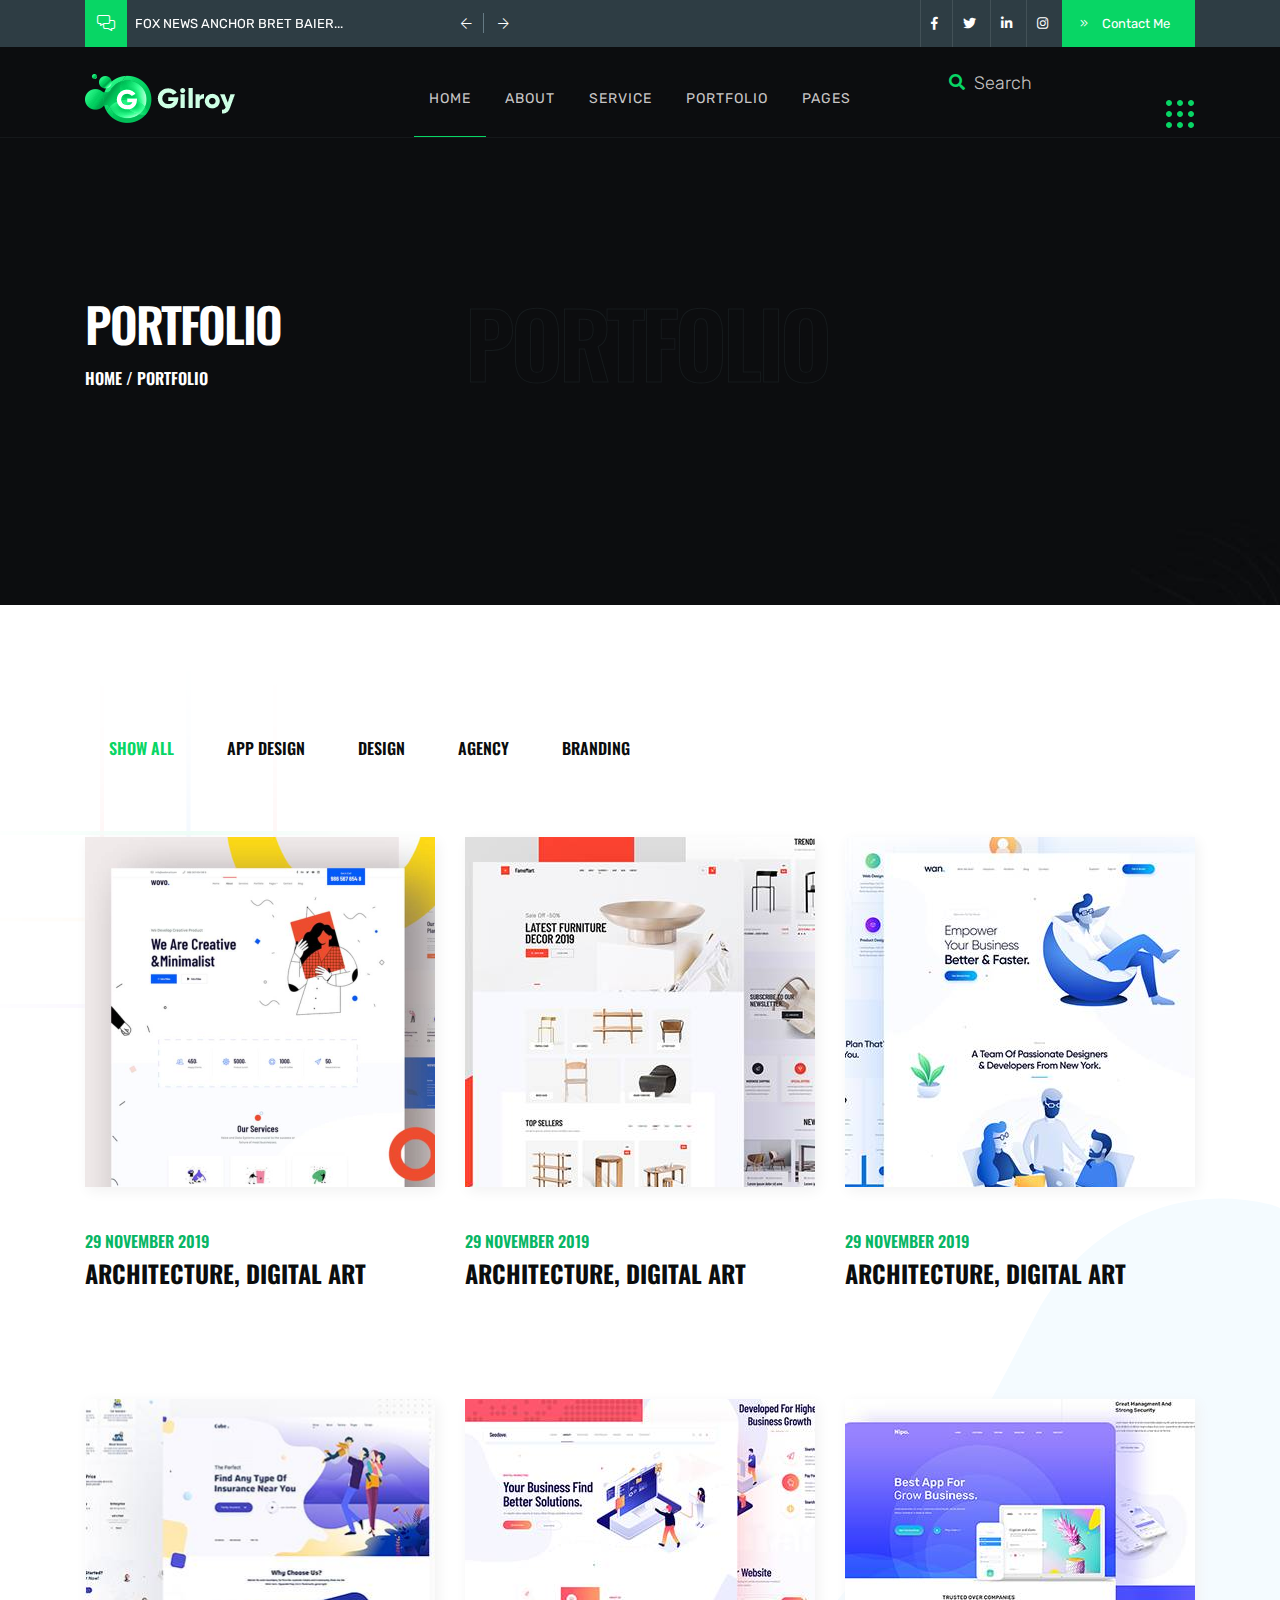
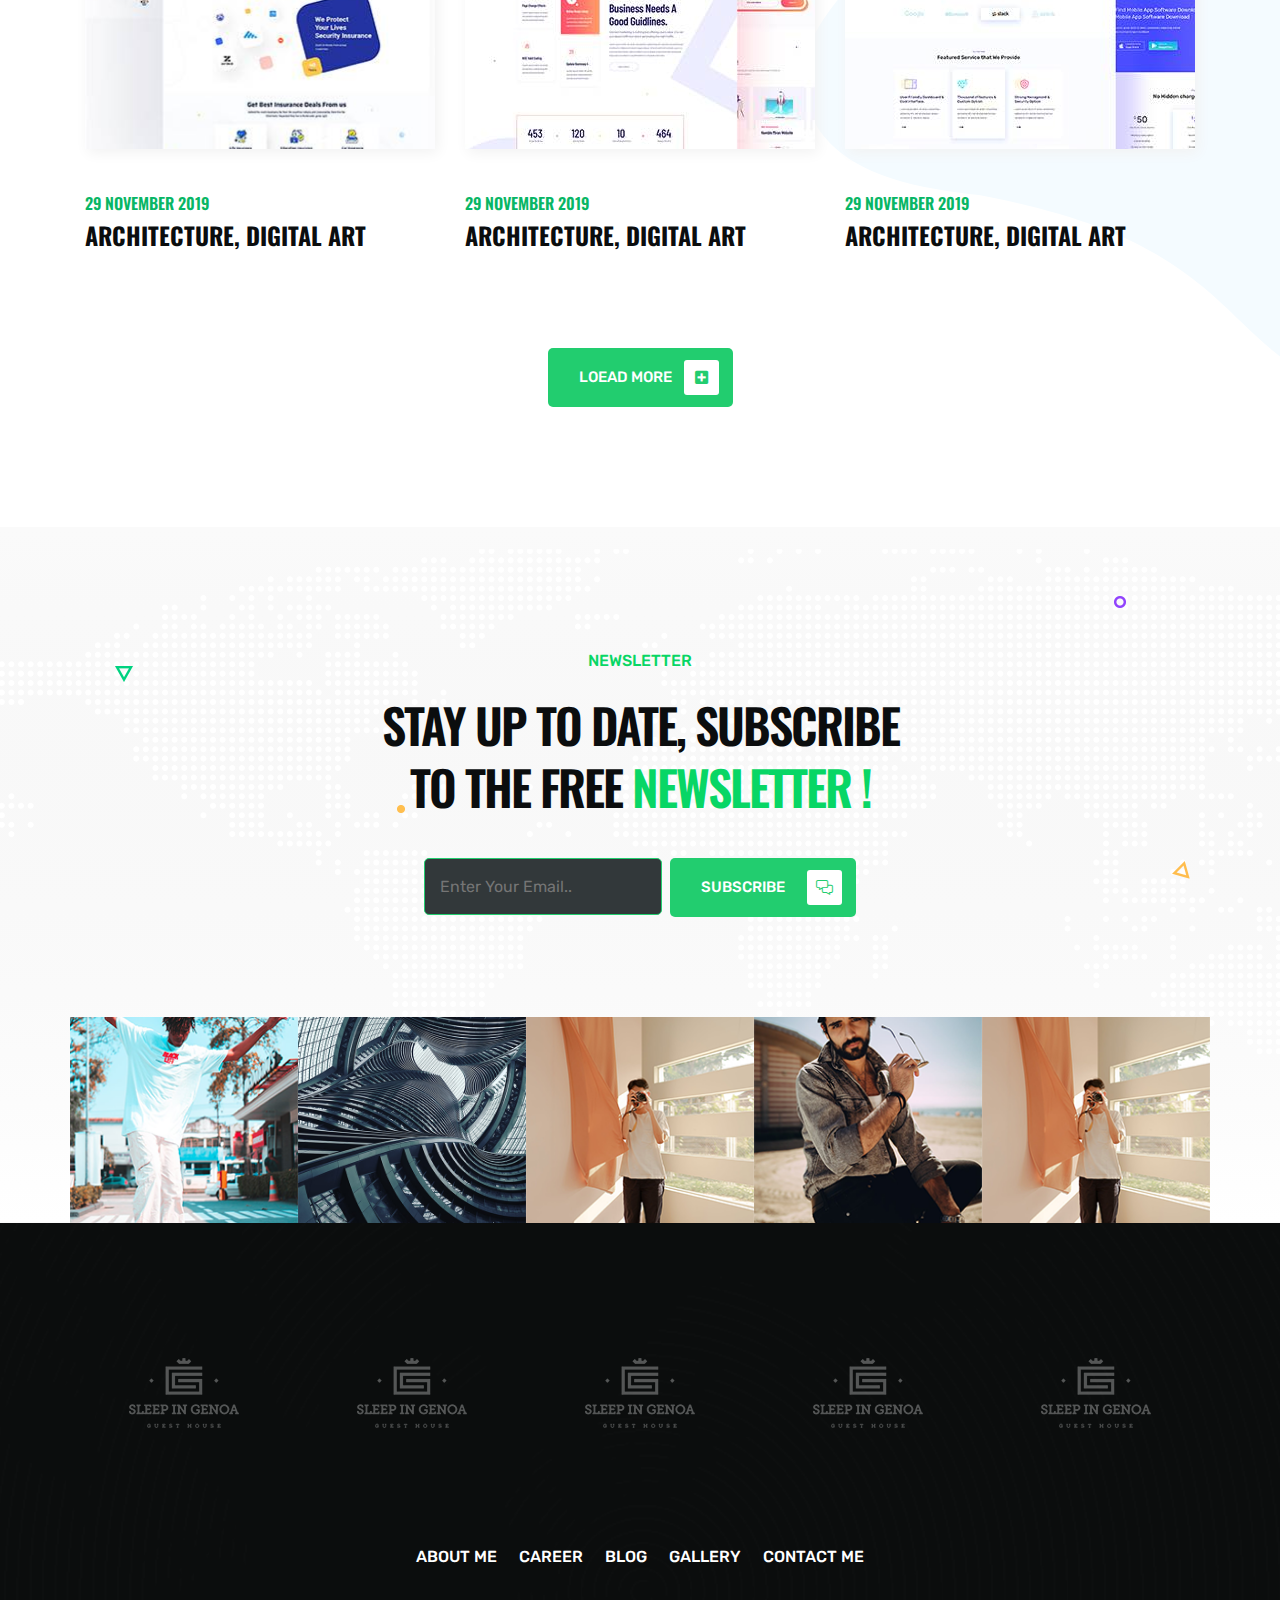
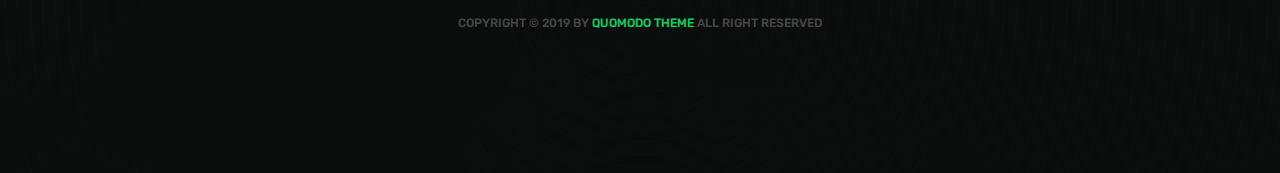
<file: portfolio.html>
<!DOCTYPE html>
<html lang="en">
<!--HTML START-->


<!-- Mirrored from quomodosoft.com/html/glint/portfolio.html by HTTrack Website Copier/3.x [XR&CO'2014], Tue, 29 Jul 2025 17:39:24 GMT -->
<head>
    <!--HEAD START-->
    <title>Portfolio</title>
    <!--::::: SUPPORT META :::::::-->
    <meta charset="utf-8">
    <meta name="viewport" content="width=device-width, initial-scale=1">

       <!--::::: ALL CSS CALLING :::::::-->
    <link rel="stylesheet" href="assets/css/plugins/animate.min.css">
    <link rel="stylesheet" href="assets/css/plugins/bootstrap.min.css">
    <link rel="stylesheet" href="assets/css/plugins/fontawesome.css">
    <link rel="stylesheet" href="assets/css/plugins/modal-video.min.css">
    <link rel="stylesheet" href="assets/css/plugins/stellarnav.css">
    <link rel="stylesheet" href="assets/css/plugins/owl.carousel.css">
    <link rel="stylesheet" href="assets/css/typography.css">
    <link rel="stylesheet" href="assets/css/theme.css">
    <link rel="stylesheet" href="assets/css/button.css">
    <link rel="stylesheet" href="assets/css/inner.css">
    <link rel="stylesheet" href="assets/css/responsive.css">

</head>
<!--HEADE END-->

<body><!--BODY START-->

    <!--PLACEHOLDER AREA START-->
    <div class="preloader">
        <div class="lds-dual-ring"></div>
    </div>
    <!--PLACEHOLDER AREA END-->

    <div class="site site-white"> <!--::::: SITE AREA START :::::::-->
        
        <!--::::: BANNER AREA START :::::::-->
        <div class="header-banner-area">
            <div class="container">
                <div class="row">
                    <div class=" col-md-5 align-self-center">
                        <div class="banner-comments">
                            <div class="banner-icon">
                                <i class="fal fa-comments-alt"></i>
                            </div>
                            <div class="banner-carousel owl-carousel">
                                <div class="banner-single-carousel">
                                    <p>Fox News Anchor Bret Baier...</p>
                                </div>
                                <div class="banner-single-carousel">
                                    <p>Elementor Is Great WordPress...</p>
                                </div>
                            </div>
                        </div>
                    </div>
                    <div class="col-md-7 text-right align-self-center">
                        <div class="banner-social-wrap">
                            <div class="banner-social">
                                <ul>
                                    <li><a href="#"><i class="fab fa-facebook-f"></i></a></li>
                                    <li><a href="#"><i class="fab fa-twitter"></i></a></li>
                                    <li><a href="#"><i class="fab fa-linkedin-in"></i></a></li>
                                    <li><a href="#"><i class="fab fa-instagram"></i></a></li>
                                </ul>
                            </div>
                            <div class="banner-contact">
                                <a href="#" class="contact-btn"><i class="fal fa-angle-double-right"></i> Contact Me</a>
                            </div>
                        </div>
                    </div>
                </div>
            </div>
        </div>
        <!--::::: BANNER AREA END :::::::-->

        <!--::::: HEADER AREA START :::::::-->
            <div class="header-area header-main" id="header">
                <!--scroll to up btn-->
                <a href="#home" class="up-btn"><i class="fal fa-angle-up"></i></a>
                <div class="container">
                    <div class="row">
                        <div class="col-6 col-lg-3 align-self-center">
                            <a href="index.html" class="logo"><img src="assets/img/logo/logo.svg" alt=""></a>
                        </div>
                        <div class="col-6 text-center align-self-center">
                            <div class="main-menu">
                                <div class="stellarnav">
                                    <ul class="navbarmneuclass">
                                        <li class="current"><a href="#home">Home</a>
                                            <ul>
                                                <li><a href="index.html">Home Page 1</a></li>
                                                <li><a href="index1.html">Home Page 2</a></li>
                                            </ul>
                                        </li>
                                        <li><a href="#about">About</a></li>
                                        <li><a href="#service">Service</a></li>
                                        <li><a href="#portfolio">Portfolio</a></li>
                                        <li><a href="#">Pages</a>
                                            <ul>
                                                <li><a href="about.html">About</a></li>
                                                <li><a href="portfolio.html">Portfolio</a></li>
                                                <li><a href="single-portfolio.html">Portfolio Details</a></li>
                                                <li><a href="blog.html">Blog</a></li>
                                                <li><a href="single-blog.html">Single Blog</a></li>
                                                <li><a href="contact.html">Contact Us</a></li>
                                            </ul>
                                        </li>
                                    </ul>
                                </div>
                            </div>
                        </div>
                        <div class="d-none d-lg-block col-lg-3 align-self-center text-right">
                            <div class="search-area">
                                <div class="search-box">
                                    <form action="#">
                                        <input type="search" placeholder="Search">
                                    </form>
                                    <div class="search-btn">
                                        <a href="#"><i class="fas fa-search"></i></a>
                                    </div>
                                </div>
                                <div class="grid-menu" id="grid-side">
                                    <img src="assets/img/icon/hamburger.svg" alt="">
                                </div>
                            </div>
                        </div>
                    </div>
                </div>
                <div class="slide-widgest-wrap" id="slide-widgest">
                    <div class="side-widgest" id="side-content">
                        <div class="side-close" id="close-btn">
                        <i class="fal fa-times"></i>
                    </div>
                        <div class="logo">
                            <a href="#"><img src="assets/img/logo/logo.svg" alt=""></a>
                        </div>
                        <div class="side-content">
                            <p>Lorem ipsum dolor sit amet, consectetur adipisicing elit. Sint ratione reprehenderit, error qui enim sit ex provident iure, dolor, nulla eaque delectus, repudiandae commodi. Velit assumenda odit quisquam at, error suscipit unde, necessitatibus ipsum ratione excepturi ducimus labore, totam dolorem.</p>
                        </div>
                        <div class="side-social">
                            <ul>
                                <li><a href="#"><i class="fab fa-facebook-f"></i></a></li>
                                <li><a href="#"><i class="fab fa-twitter"></i></a></li>
                                <li><a href="#"><i class="fab fa-linkedin-in"></i></a></li>
                                <li><a href="#"><i class="fab fa-instagram"></i></a></li>
                            </ul>
                        </div>
                    </div>
                </div>
            </div>
            <!--::::: HEADER AREA END :::::::-->
        <!--:::::WELCOME ATRA START :::::::-->
        <div class="welcome-area-wrap" style="background: url(assets/img/bg/inner-header-bg.jpg);background-size: cover;background-position: center;" id="home">
            <!--::::: WELCOME CAROUSEL START :::::::-->
                <div class="welcome-area inner">
                    <div class="container">
                        <div class="row">
                            <div class="col-lg-4">
                                <div class="inner-wlc">
                                    <h2>Portfolio</h2>
                                    <h3><a href="index.html">home</a>&nbsp;/&nbsp;Portfolio</h3>
                                </div>
                            </div>
                            <div class="col-lg-4 text-center">
                                <div class="inner-filltext">
                                    <h1>Portfolio</h1>
                                </div>
                            </div>
                        </div>
                    </div>
                </div>
            <!--::::: WELCOME CAROUSEL END:::::::-->
            
        </div>
        <!--:::::WELCOME AREA END :::::::-->


        <!--:::::PORTDOLIO AREA START :::::::-->
        <div class="portfolio-area inner-bg-shpes section-padding">
            <div class="container">
               <div class="row">
                   <div class="col-md-12">
                       <ul class="portfolio-filter">
                           <li data-filter="*" class="active">Show All</li>
                           <li data-filter=".app-design">App Design</li>
                           <li data-filter=".design">Design</li>
                           <li data-filter=".agency">Agency</li>
                           <li data-filter=".barnding">Branding</li>
                       </ul>
                   </div>
               </div>
                <div class="row portfolio-list">
                    <div class="col-md-4 barnding">
                        <div class="portfolio-wrap">
                             <div class="single-portfolio-item lage portfolio-bg-1">
                                <div class="portfolio-hover">
                                    <div class="portfolio-hover-table">
                                        <div class="portfolio-hover-table-cell">
                                            <a href="single-portfolio.html"><i class="fa fa-eye"></i></a>
                                            
                                        </div>
                                    </div>
                                </div>
                            </div>
                            <div class="portfolio-description">
                                <h6>29 November 2019</h6>
                                <h3>Architecture, Digital Art</h3>
                            </div>
                        </div>
                    </div>
                    <div class="col-md-4 barnding agency design app-design">
                        <div class="portfolio-wrap">
                             <div class="single-portfolio-item lage portfolio-bg-2">
                                <div class="portfolio-hover">
                                    <div class="portfolio-hover-table">
                                        <div class="portfolio-hover-table-cell">
                                            <a href="single-portfolio.html"><i class="fa fa-eye"></i></a>
                                            
                                        </div>
                                    </div>
                                </div>
                            </div>
                            <div class="portfolio-description">
                                <h6>29 November 2019</h6>
                                <h3>Architecture, Digital Art</h3>
                            </div>
                        </div>
                    </div>
                    <div class="col-md-4 barnding agency">
                        <div class="portfolio-wrap">
                             <div class="single-portfolio-item lage portfolio-bg-3">
                                <div class="portfolio-hover">
                                    <div class="portfolio-hover-table">
                                        <div class="portfolio-hover-table-cell">
                                            <a href="single-portfolio.html"><i class="fa fa-eye"></i></a>
                                            
                                        </div>
                                    </div>
                                </div>
                            </div>
                            <div class="portfolio-description">
                                <h6>29 November 2019</h6>
                                <h3>Architecture, Digital Art</h3>
                            </div>
                        </div>
                    </div>
                    <div class="col-md-4 barnding app-design">
                        <div class="portfolio-wrap">
                             <div class="single-portfolio-item lage portfolio-bg-4">
                                <div class="portfolio-hover">
                                    <div class="portfolio-hover-table">
                                        <div class="portfolio-hover-table-cell">
                                            <a href="single-portfolio.html"><i class="fa fa-eye"></i></a>
                                           
                                        </div>
                                    </div>
                                </div>
                            </div>
                            <div class="portfolio-description">
                                <h6>29 November 2019</h6>
                                <h3>Architecture, Digital Art</h3>
                            </div>
                        </div>
                    </div>
                    <div class="col-md-4 barnding design agency">
                        <div class="portfolio-wrap">
                             <div class="single-portfolio-item lage portfolio-bg-6">
                                <div class="portfolio-hover">
                                    <div class="portfolio-hover-table">
                                        <div class="portfolio-hover-table-cell">
                                            <a href="single-portfolio.html"><i class="fa fa-eye"></i></a>
                                            
                                        </div>
                                    </div>
                                </div>
                            </div>
                            <div class="portfolio-description">
                                <h6>29 November 2019</h6>
                                <h3>Architecture, Digital Art</h3>
                            </div>
                        </div>
                    </div>
                    <div class="col-md-4 agency design app-design">
                        <div class="portfolio-wrap">
                             <div class="single-portfolio-item lage portfolio-bg-5">
                                <div class="portfolio-hover">
                                    <div class="portfolio-hover-table">
                                        <div class="portfolio-hover-table-cell">
                                            <a href="single-portfolio.html"><i class="fa fa-eye"></i></a>
                                            
                                        </div>
                                    </div>
                                </div>
                            </div>
                            <div class="portfolio-description">
                                <h6>29 November 2019</h6>
                                <h3>Architecture, Digital Art</h3>
                            </div>
                        </div>
                    </div>
                    
                </div>  
                <div class="col-12 text-center">
                    <a href="#" class="subscribe-btn">Loead More <i class="fas fa-plus-square"></i></a>
                </div>
            </div>
             <img src="assets/img/bg/service-bg.svg" alt="" class="inner-shape1">
            <img src="assets/img/bg/inner-bg1.svg" alt="" class="inner-shape2">
        </div>
        <!--:::::PORTDOLIO AREA END :::::::-->


        <!--:::::CALL TO ACTION AREA START :::::::-->
        <div class="cta-area padding-top cta-primery" style="background-image: url(assets/img/bg/world-map.svg);background-position: center;background-size: cover;background-repeat: no-repeat;" id="contact">
            <div class="container">
                <div class="row">
                    <div class="col-lg-6 m-auto text-center">
                     <div class="primery-heading cta-heading">
                        <small>Newsletter</small>
                        <div class="space-20"></div>
                        <h2>Stay up to date, subscribe to the free <span>newsletter !</span></h2>
                    </div>
                    <div class="space-40"></div>
                    <div class="cta-form">
                        <form action="#">
                            <input type="email" placeholder="Enter Your Email..">
                            <a href="#" class="subscribe-btn">subscribe <i class="fal fa-comments-alt"></i></a>
                        </form>
                    </div>
                    </div>
                </div>
            </div>
            <div class="space-100"></div>
            <!--:::::SOCIAL AREA START :::::::-->

            <div class="social-area">
                <div class="container">
                    <div class="row">
                        <div class="col-lg">
                            <div class="single-social">
                                <div class="sinlge-social-hover" style="background: url(assets/img/social/social4.png);background-position: center;-webkit-background-size: cover;
                                background-size: cover;">
                                    <a href="#">
                                        <span class="single-social-icon">
                                           <i class="fab fa-linkedin-in"></i>
                                        </span>
                                        <p class="single-soicial-text">
                                             join our 
                                            instagram 
                                            community!
                                        </p>
                                    </a>
                                </div>
                            </div>
                        </div>
                        <div class="col-lg">
                            <div class="single-social">
                                <div class="sinlge-social-hover" style="background: url(assets/img/social/social1.png);background-position: center;-webkit-background-size: cover;
                                background-size: cover;">
                                    <a href="#">
                                        <span class="single-social-icon">
                                            <i class="fab fa-facebook-f"></i>
                                        </span>
                                        <p class="single-soicial-text">
                                             join our 
                                            instagram 
                                            community!
                                        </p>
                                    </a>
                                </div>
                            </div>
                        </div>
                        <div class="col-lg">
                            <div class="single-social">
                                <div class="sinlge-social-hover" style="background: url(assets/img/social/social2.png);background-position: center;-webkit-background-size: cover;
                                background-size: cover;">
                                    <a href="#">
                                        <span class="single-social-icon">
                                           <i class="fas fa-basketball-ball"></i>
                                        </span>
                                        <p class="single-soicial-text">
                                             join our 
                                            instagram 
                                            community!
                                        </p>
                                    </a>
                                </div>
                            </div>
                        </div>
                        <div class="col-lg">
                            <div class="single-social">
                                <div class="sinlge-social-hover" style="background: url(assets/img/social/social3.png);background-position: center;-webkit-background-size: cover;
                                background-size: cover;">
                                    <a href="#">
                                        <span class="single-social-icon">
                                            <i class="fab fa-twitter"></i>
                                        </span>
                                        <p class="single-soicial-text">
                                             join our 
                                            instagram 
                                            community!
                                        </p>
                                    </a>
                                </div>
                            </div>
                        </div>
                        <div class="col-lg">
                            <div class="single-social">
                                <div class="sinlge-social-hover" style="background: url(assets/img/social/social2.png);background-position: center;-webkit-background-size: cover;
                                background-size: cover;">
                                    <a href="#">
                                        <span class="single-social-icon">
                                            <i class="fab fa-instagram"></i>
                                        </span>
                                        <p class="single-soicial-text">
                                             join our 
                                            instagram 
                                            community!
                                        </p>
                                    </a>
                                </div>
                            </div>
                        </div>
                    </div>
                </div>
            </div>
        <!--:::::SOCIAL AREA END :::::::-->
            <img src="assets/img/icon/cta1.png" alt="" class="cta-shape cta-shap1">
            <img src="assets/img/icon/cta2.png" alt="" class="cta-shape cta-shap2">
            <img src="assets/img/icon/cta3.png" alt="" class="cta-shape cta-shap3">
            <img src="assets/img/icon/cta4.png" alt="" class="cta-shape cta-shap4">
            <img src="assets/img/icon/cta5.png" alt="" class="cta-shape cta-shap5">
        </div>
        <!--:::::CALL TO ACTION AREA END :::::::-->


        <!--:::::FOOTER AREA START :::::::-->
        <div class="footer-area section-padding" style="background-image: url(assets/img/bg/footer-bg.png);background-size: cover;background-position: center;background-repeat: no-repeat;">
             <!--:::::LOGO AREA START :::::::-->
        <div class="logo-carousel">
            <div class="container">
                <div class="row">
                    <div class="logos owl-carousel">
                        <div class="single-logo-table">
                            <div class="single-logo-table-cell">
                               <img src="assets/img/logo/1.svg" alt="">
                            </div>
                        </div>
                        <div class="single-logo-table">
                            <div class="single-logo-table-cell">
                                <img src="assets/img/logo/1.svg" alt="">
                            </div>
                        </div>
                        <div class="single-logo-table">
                            <div class="single-logo-table-cell">
                                <img src="assets/img/logo/1.svg" alt="">
                            </div>
                        </div>
                        <div class="single-logo-table">
                            <div class="single-logo-table-cell">
                                <img src="assets/img/logo/1.svg" alt="">
                            </div>
                        </div>
                        <div class="single-logo-table">
                            <div class="single-logo-table-cell">
                                <img src="assets/img/logo/1.svg" alt="">
                            </div>
                        </div>
                        <div class="single-logo-table">
                            <div class="single-logo-table-cell">
                                <img src="assets/img/logo/1.svg" alt="">
                            </div>
                        </div>
                    </div>
                </div>
            </div>
        </div>
        <div class="space-100"></div>
        <!--:::::LOGO AREA END :::::::-->
            <div class="container">
                <div class="row">
                    <div class="col-lg-6 m-auto text-center">
                        <div class="footer-menu">
                            <ul>
                                <li><a href="#">about me</a></li>
                                <li><a href="#">career</a></li>
                                <li><a href="#">blog</a></li>
                                <li><a href="#">gallery</a></li>
                                <li><a href="#">contact me</a></li>
                            </ul>
                        </div>
                        <div class="space-40"></div>
                        <div class="copyright">
                            <p>Copyright © 2019 by <span> Quomodo Theme</span> all right reserved</p>
                        </div>
                    </div>
                </div>
            </div>
        </div>
        <!--:::::FOOTER AREA END :::::::-->

                            
    </div> <!--:::::SITE AREA END :::::::-->



    <!--:::::ALL JS FILES :::::::-->
    <script src="assets/js/plugins/jQuery.2.1.0.min.js"></script>
    <script src="assets/js/plugins/bootstrap.min.js"></script>
    <script src="assets/js/plugins/jquery.nav.js"></script>
    <script src="assets/js/plugins/jquery.waypoints.min.js"></script>
    <script src="assets/js/plugins/jquery-modal-video.min.js"></script>
    <script src="assets/js/plugins/stellarnav.js"></script>
    <script src="assets/js/plugins/popper.min.js"></script>
    <script src="assets/js/plugins/owl.carousel.js"></script>
    <script src="assets/js/plugins/wow.min.js"></script>
    <script src="assets/js/plugins/appear.js"></script>
    <script src="assets/js/plugins/easypiechart.min.js"></script>
    <script src="assets/js/plugins/animatenumber.min.js"></script>
    <script src="assets/js/plugins/mesonry.mon.js"></script>
    <script src="assets/js/plugins/bars.js"></script>
    <script src="assets/js/plugins/circle-progress.js"></script>
    <script src="assets/js/plugins/jquery.hoverdir.js"></script>
    <script src="assets/js/plugins/isotop.v3.0.4.min.js"></script>
    <script src="assets/js/main.js"></script>


<script defer src="https://static.cloudflareinsights.com/beacon.min.js/vcd15cbe7772f49c399c6a5babf22c1241717689176015" integrity="sha512-ZpsOmlRQV6y907TI0dKBHq9Md29nnaEIPlkf84rnaERnq6zvWvPUqr2ft8M1aS28oN72PdrCzSjY4U6VaAw1EQ==" data-cf-beacon='{"version":"2024.11.0","token":"05c60afabf3e4b64ba091c1c292eafc9","r":1,"server_timing":{"name":{"cfCacheStatus":true,"cfEdge":true,"cfExtPri":true,"cfL4":true,"cfOrigin":true,"cfSpeedBrain":true},"location_startswith":null}}' crossorigin="anonymous"></script>
</body><!--BODY END-->


<!-- Mirrored from quomodosoft.com/html/glint/portfolio.html by HTTrack Website Copier/3.x [XR&CO'2014], Tue, 29 Jul 2025 17:39:24 GMT -->
</html><!--HTML END-->
</file>
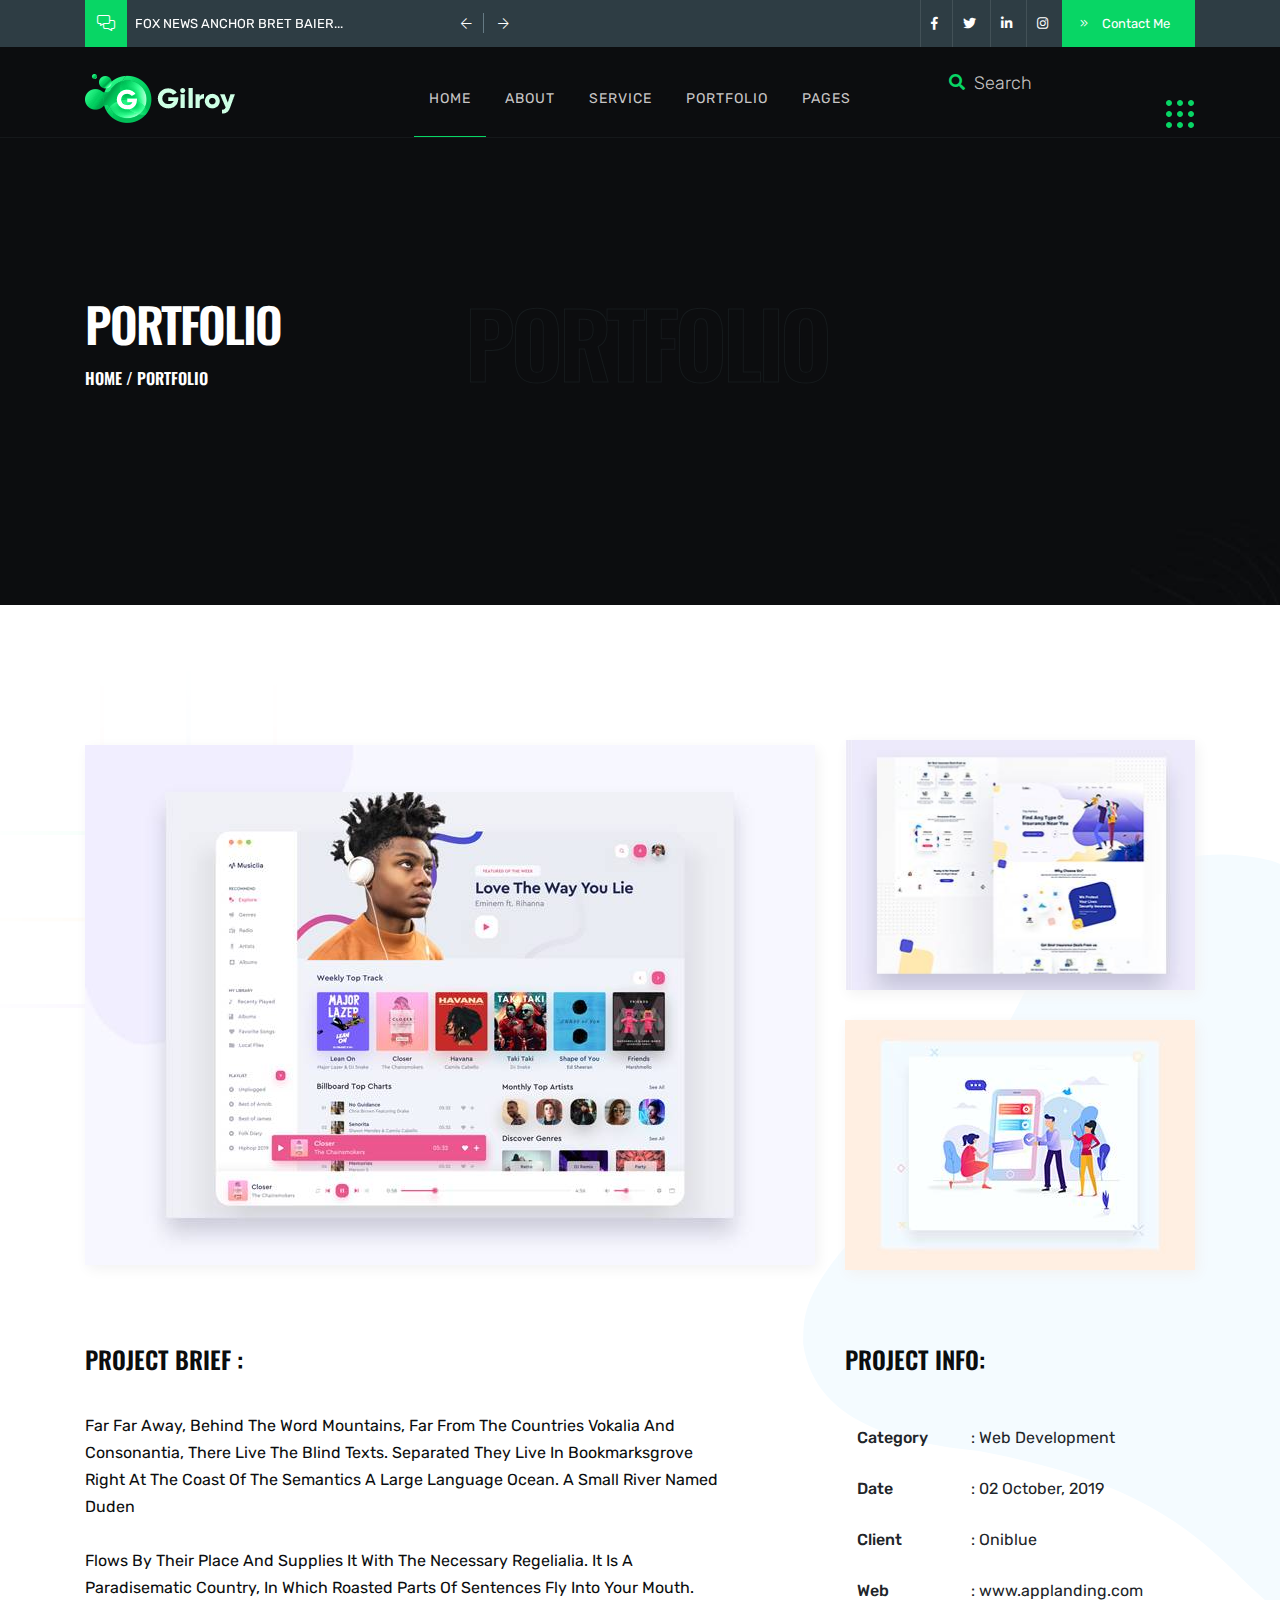
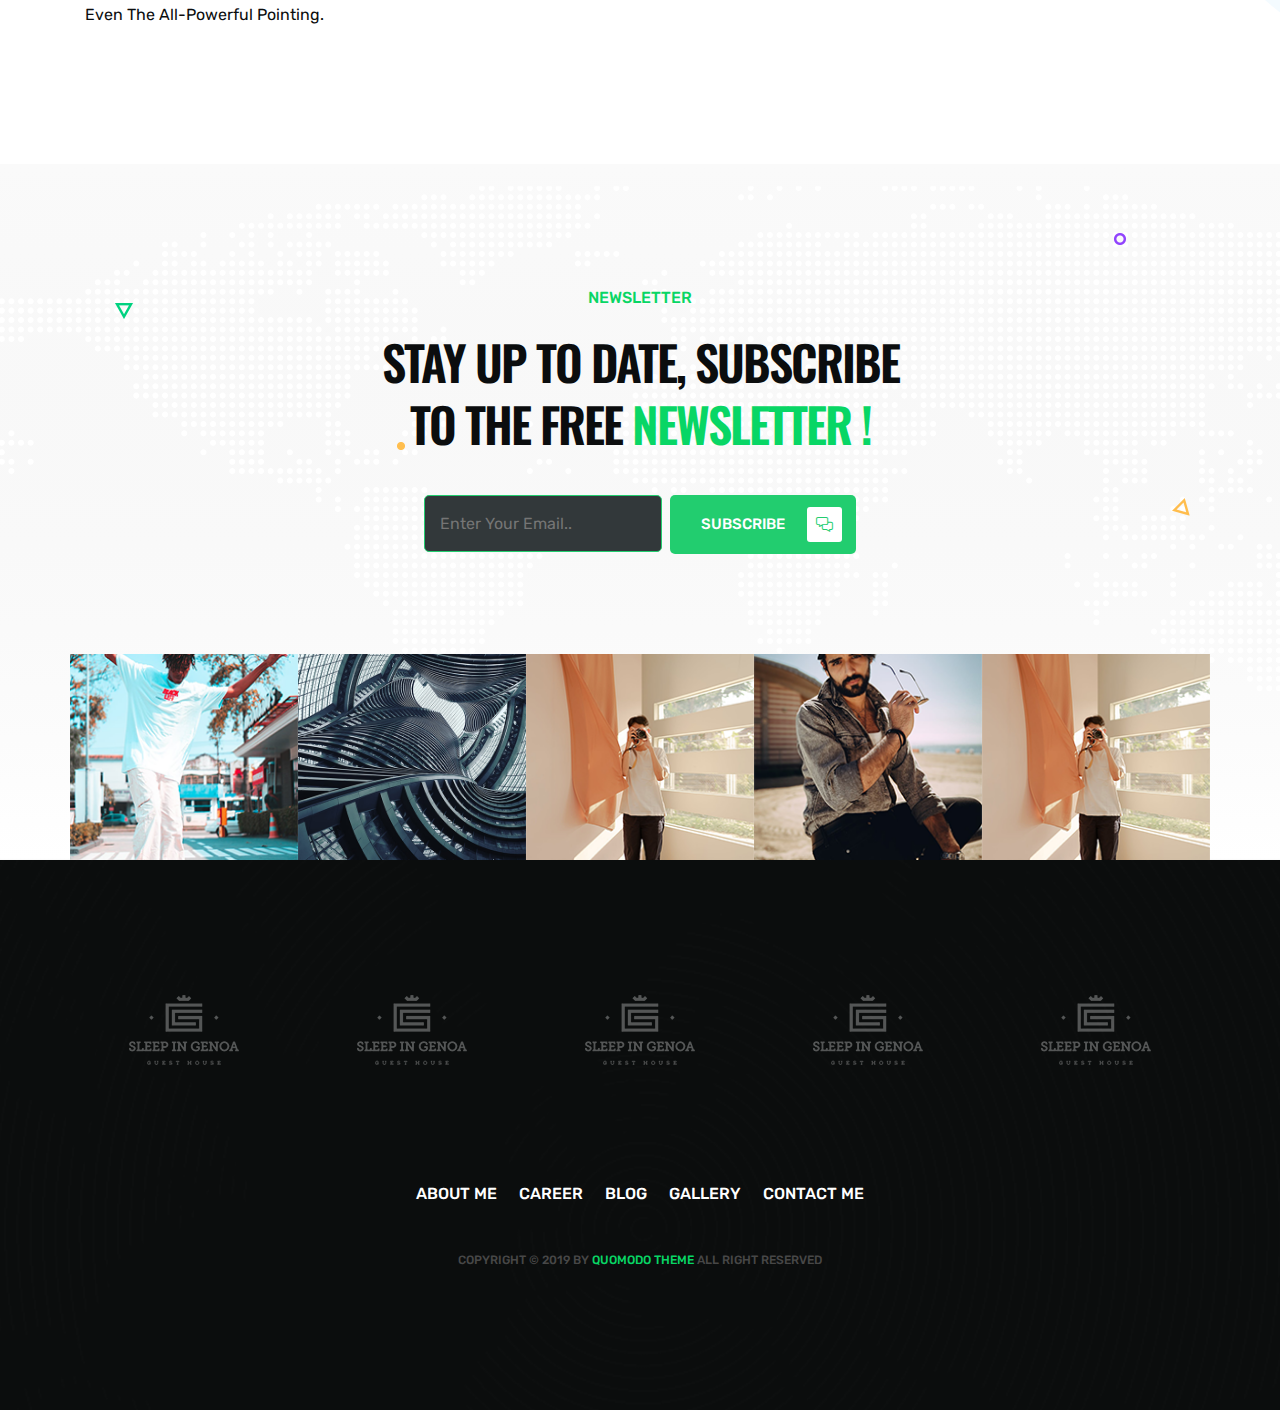
<file: single-portfolio.html>
<!DOCTYPE html>
<html lang="en">
<!--HTML START-->


<!-- Mirrored from quomodosoft.com/html/glint/single-portfolio.html by HTTrack Website Copier/3.x [XR&CO'2014], Tue, 29 Jul 2025 17:39:24 GMT -->
<head>
    <!--HEAD START-->
    <title>Portfolio Details</title>
    <!--::::: SUPPORT META :::::::-->
    <meta charset="utf-8">
    <meta name="viewport" content="width=device-width, initial-scale=1">


    <!--::::: ALL CSS CALLING :::::::-->
    <link rel="stylesheet" href="assets/css/plugins/animate.min.css">
    <link rel="stylesheet" href="assets/css/plugins/bootstrap.min.css">
    <link rel="stylesheet" href="assets/css/plugins/fontawesome.css">
    <link rel="stylesheet" href="assets/css/plugins/modal-video.min.css">
    <link rel="stylesheet" href="assets/css/plugins/stellarnav.css">
    <link rel="stylesheet" href="assets/css/plugins/owl.carousel.css">
    <link rel="stylesheet" href="assets/css/typography.css">
    <link rel="stylesheet" href="assets/css/theme.css">
    <link rel="stylesheet" href="assets/css/button.css">
    <link rel="stylesheet" href="assets/css/inner.css">
    <link rel="stylesheet" href="assets/css/responsive.css">

</head>
<!--HEADE END-->

<body><!--BODY START-->

    <!--PLACEHOLDER AREA START-->
    <div class="preloader">
        <div class="lds-dual-ring"></div>
    </div>
    <!--PLACEHOLDER AREA END-->

    <div class="site site-white"> <!--::::: SITE AREA START :::::::-->

         <!--::::: BANNER AREA START :::::::-->
        <div class="header-banner-area">
            <div class="container">
                <div class="row">
                    <div class=" col-md-5 align-self-center">
                        <div class="banner-comments">
                            <div class="banner-icon">
                                <i class="fal fa-comments-alt"></i>
                            </div>
                            <div class="banner-carousel owl-carousel">
                                <div class="banner-single-carousel">
                                    <p>Fox News Anchor Bret Baier...</p>
                                </div>
                                <div class="banner-single-carousel">
                                    <p>Elementor Is Great WordPress...</p>
                                </div>
                            </div>
                        </div>
                    </div>
                    <div class="col-md-7 text-right align-self-center">
                        <div class="banner-social-wrap">
                            <div class="banner-social">
                                <ul>
                                    <li><a href="#"><i class="fab fa-facebook-f"></i></a></li>
                                    <li><a href="#"><i class="fab fa-twitter"></i></a></li>
                                    <li><a href="#"><i class="fab fa-linkedin-in"></i></a></li>
                                    <li><a href="#"><i class="fab fa-instagram"></i></a></li>
                                </ul>
                            </div>
                            <div class="banner-contact">
                                <a href="#" class="contact-btn"><i class="fal fa-angle-double-right"></i> Contact Me</a>
                            </div>
                        </div>
                    </div>
                </div>
            </div>
        </div>
        <!--::::: BANNER AREA END :::::::-->

        <!--::::: HEADER AREA START :::::::-->
            <div class="header-area header-main" id="header">
                <!--scroll to up btn-->
                <a href="#home" class="up-btn"><i class="fal fa-angle-up"></i></a>
                <div class="container">
                    <div class="row">
                        <div class="col-6 col-lg-3 align-self-center">
                            <a href="index.html" class="logo"><img src="assets/img/logo/logo.svg" alt=""></a>
                        </div>
                        <div class="col-6 text-center align-self-center">
                            <div class="main-menu">
                                <div class="stellarnav">
                                    <ul class="navbarmneuclass">
                                        <li class="current"><a href="#home">Home</a>
                                            <ul>
                                                <li><a href="index.html">Home Page 1</a></li>
                                                <li><a href="index1.html">Home Page 2</a></li>
                                            </ul>
                                        </li>
                                        <li><a href="#about">About</a></li>
                                        <li><a href="#service">Service</a></li>
                                        <li><a href="#portfolio">Portfolio</a></li>
                                        <li><a href="#">Pages</a>
                                            <ul>
                                                <li><a href="about.html">About</a></li>
                                                <li><a href="portfolio.html">Portfolio</a></li>
                                                <li><a href="single-portfolio.html">Portfolio Details</a></li>
                                                <li><a href="blog.html">Blog</a></li>
                                                <li><a href="single-blog.html">Single Blog</a></li>
                                                <li><a href="contact.html">Contact Us</a></li>
                                            </ul>
                                        </li>
                                    </ul>
                                </div>
                            </div>
                        </div>
                        <div class="d-none d-lg-block col-lg-3 align-self-center text-right">
                            <div class="search-area">
                                <div class="search-box">
                                    <form action="#">
                                        <input type="search" placeholder="Search">
                                    </form>
                                    <div class="search-btn">
                                        <a href="#"><i class="fas fa-search"></i></a>
                                    </div>
                                </div>
                                <div class="grid-menu" id="grid-side">
                                    <img src="assets/img/icon/hamburger.svg" alt="">
                                </div>
                            </div>
                        </div>
                    </div>
                </div>
                <div class="slide-widgest-wrap" id="slide-widgest">
                    <div class="side-widgest" id="side-content">
                        <div class="side-close" id="close-btn">
                        <i class="fal fa-times"></i>
                    </div>
                        <div class="logo">
                            <a href="#"><img src="assets/img/logo/logo.svg" alt=""></a>
                        </div>
                        <div class="side-content">
                            <p>Lorem ipsum dolor sit amet, consectetur adipisicing elit. Sint ratione reprehenderit, error qui enim sit ex provident iure, dolor, nulla eaque delectus, repudiandae commodi. Velit assumenda odit quisquam at, error suscipit unde, necessitatibus ipsum ratione excepturi ducimus labore, totam dolorem.</p>
                        </div>
                        <div class="side-social">
                            <ul>
                                <li><a href="#"><i class="fab fa-facebook-f"></i></a></li>
                                <li><a href="#"><i class="fab fa-twitter"></i></a></li>
                                <li><a href="#"><i class="fab fa-linkedin-in"></i></a></li>
                                <li><a href="#"><i class="fab fa-instagram"></i></a></li>
                            </ul>
                        </div>
                    </div>
                </div>
            </div>
            <!--::::: HEADER AREA END :::::::-->
        <!--:::::WELCOME ATRA START :::::::-->
        <div class="welcome-area-wrap" style="background: url(assets/img/bg/inner-header-bg.jpg);background-size: cover;background-position: center;" id="home">
            <!--::::: WELCOME CAROUSEL START :::::::-->
                <div class="welcome-area inner">
                    <div class="container">
                        <div class="row">
                            <div class="col-lg-4">
                                <div class="inner-wlc">
                                    <h2>Portfolio</h2>
                                    <h3><a href="index.html">home</a>&nbsp;/&nbsp;Portfolio</h3>
                                </div>
                            </div>
                            <div class="col-lg-4 text-center">
                                <div class="inner-filltext">
                                    <h1>Portfolio</h1>
                                </div>
                            </div>
                        </div>
                    </div>
                </div>
            <!--::::: WELCOME CAROUSEL END:::::::-->
        </div>
        <!--:::::WELCOME AREA END :::::::-->


        <!--:::::PORTDOLIO AREA START :::::::-->
        <div class="portfolio-area inner-bg-shpes section-padding">
            <div class="container">
                <div class="row portfolio-list2">
                    <div class="col-md-8 align-self-center">
                        <div class="row">
                            <div class="col-12">
                                <div class="portfolio-wrap">
                                     <div class="single-portfolio-item single-portfolio-item2 portfolio-bg-7"></div>
                                </div>
                            </div>
                        </div>
                    </div>
                    <div class="col-md-4 align-self-center">
                        <div class="row">
                            <div class="col-md-12">
                                <div class="portfolio-wrap">
                                     <div class="single-portfolio-item single-portfolio-ite small portfolio-bg-8"></div>
                                </div>
                            </div>
                            <div class="col-md-12">
                                <div class="portfolio-wrap">
                                     <div class="single-portfolio-item single-portfolio-ite small portfolio-bg-9"></div>
                                </div>
                            </div>
                        </div>
                    </div>
                </div>
                <div class="space-60"></div>
                <div class="row">
                    <div class="col-lg-7">
                        <div class="single-portfolio-description">
                            <h3>Project Brief :</h3>
                            <div class="space-30"></div>
                            <p>Far far away, behind the word mountains, far from the countries Vokalia and Consonantia, there live the blind texts. Separated they live in Bookmarksgrove right at the coast of the Semantics a large language ocean. A small river named Duden <br><br>flows by their place and supplies it with the necessary regelialia. It is a paradisematic country, in which roasted parts of sentences fly into your mouth. Even the all-powerful Pointing.</p>
                        </div>
                    </div>
                    <div class="col-lg-4 offset-lg-1">
                        <div class="single-portfolio-description">
                            <h3>Project Info:</h3>
                            <div class="space-30"></div>
                            <div class="ctable">
                                <table class="table table-borderless">
                                  <tbody>
                                    <tr>
                                      <th scope="row">Category</th>
                                      <td>: Web Development</td>
                                    </tr>
                                    <tr>
                                      <th scope="row">Date</th>
                                      <td>: 02 October, 2019</td>
                                    </tr>
                                    <tr>
                                      <th scope="row">Client </th>
                                      <td>: Oniblue</td>
                                    </tr>
                                    <tr>
                                      <th scope="row">Web</th>
                                      <td>: www.applanding.com</td>
                                    </tr>
                                  </tbody>
                                </table>
                            </div>
                        </div>
                    </div>

                </div> 

            </div>
             <img src="assets/img/bg/service-bg.svg" alt="" class="inner-shape1">
            <img src="assets/img/bg/inner-bg1.svg" alt="" class="inner-shape2">
        </div>
        <!--:::::PORTDOLIO AREA END :::::::-->


        <!--:::::CALL TO ACTION AREA START :::::::-->
        <div class="cta-area padding-top cta-primery" style="background-image: url(assets/img/bg/world-map.svg);background-position: center;background-size: cover;background-repeat: no-repeat;" id="contact">
            <div class="container">
                <div class="row">
                    <div class="col-lg-6 m-auto text-center">
                     <div class="primery-heading cta-heading">
                        <small>Newsletter</small>
                        <div class="space-20"></div>
                        <h2>Stay up to date, subscribe to the free <span>newsletter !</span></h2>
                    </div>
                    <div class="space-40"></div>
                    <div class="cta-form">
                        <form action="#">
                            <input type="email" placeholder="Enter Your Email..">
                            <a href="#" class="subscribe-btn">subscribe <i class="fal fa-comments-alt"></i></a>
                        </form>
                    </div>
                    </div>
                </div>
            </div>
            <div class="space-100"></div>
            <!--:::::SOCIAL AREA START :::::::-->

            <div class="social-area">
                <div class="container">
                    <div class="row">
                        <div class="col-lg">
                            <div class="single-social">
                                <div class="sinlge-social-hover" style="background: url(assets/img/social/social4.png);background-position: center;-webkit-background-size: cover;
                                background-size: cover;">
                                    <a href="#">
                                        <span class="single-social-icon">
                                           <i class="fab fa-linkedin-in"></i>
                                        </span>
                                        <p class="single-soicial-text">
                                             join our 
                                            instagram 
                                            community!
                                        </p>
                                    </a>
                                </div>
                            </div>
                        </div>
                        <div class="col-lg">
                            <div class="single-social">
                                <div class="sinlge-social-hover" style="background: url(assets/img/social/social1.png);background-position: center;-webkit-background-size: cover;
                                background-size: cover;">
                                    <a href="#">
                                        <span class="single-social-icon">
                                            <i class="fab fa-facebook-f"></i>
                                        </span>
                                        <p class="single-soicial-text">
                                             join our 
                                            instagram 
                                            community!
                                        </p>
                                    </a>
                                </div>
                            </div>
                        </div>
                        <div class="col-lg">
                            <div class="single-social">
                                <div class="sinlge-social-hover" style="background: url(assets/img/social/social2.png);background-position: center;-webkit-background-size: cover;
                                background-size: cover;">
                                    <a href="#">
                                        <span class="single-social-icon">
                                           <i class="fas fa-basketball-ball"></i>
                                        </span>
                                        <p class="single-soicial-text">
                                             join our 
                                            instagram 
                                            community!
                                        </p>
                                    </a>
                                </div>
                            </div>
                        </div>
                        <div class="col-lg">
                            <div class="single-social">
                                <div class="sinlge-social-hover" style="background: url(assets/img/social/social3.png);background-position: center;-webkit-background-size: cover;
                                background-size: cover;">
                                    <a href="#">
                                        <span class="single-social-icon">
                                            <i class="fab fa-twitter"></i>
                                        </span>
                                        <p class="single-soicial-text">
                                             join our 
                                            instagram 
                                            community!
                                        </p>
                                    </a>
                                </div>
                            </div>
                        </div>
                        <div class="col-lg">
                            <div class="single-social">
                                <div class="sinlge-social-hover" style="background: url(assets/img/social/social2.png);background-position: center;-webkit-background-size: cover;
                                background-size: cover;">
                                    <a href="#">
                                        <span class="single-social-icon">
                                            <i class="fab fa-instagram"></i>
                                        </span>
                                        <p class="single-soicial-text">
                                             join our 
                                            instagram 
                                            community!
                                        </p>
                                    </a>
                                </div>
                            </div>
                        </div>
                    </div>
                </div>
            </div>
        <!--:::::SOCIAL AREA END :::::::-->
            <img src="assets/img/icon/cta1.png" alt="" class="cta-shape cta-shap1">
            <img src="assets/img/icon/cta2.png" alt="" class="cta-shape cta-shap2">
            <img src="assets/img/icon/cta3.png" alt="" class="cta-shape cta-shap3">
            <img src="assets/img/icon/cta4.png" alt="" class="cta-shape cta-shap4">
            <img src="assets/img/icon/cta5.png" alt="" class="cta-shape cta-shap5">
        </div>
        <!--:::::CALL TO ACTION AREA END :::::::-->


        <!--:::::FOOTER AREA START :::::::-->
        <div class="footer-area section-padding" style="background-image: url(assets/img/bg/footer-bg.png);background-size: cover;background-position: center;background-repeat: no-repeat;">
             <!--:::::LOGO AREA START :::::::-->
        <div class="logo-carousel">
            <div class="container">
                <div class="row">
                    <div class="logos owl-carousel">
                        <div class="single-logo-table">
                            <div class="single-logo-table-cell">
                               <img src="assets/img/logo/1.svg" alt="">
                            </div>
                        </div>
                        <div class="single-logo-table">
                            <div class="single-logo-table-cell">
                                <img src="assets/img/logo/1.svg" alt="">
                            </div>
                        </div>
                        <div class="single-logo-table">
                            <div class="single-logo-table-cell">
                                <img src="assets/img/logo/1.svg" alt="">
                            </div>
                        </div>
                        <div class="single-logo-table">
                            <div class="single-logo-table-cell">
                                <img src="assets/img/logo/1.svg" alt="">
                            </div>
                        </div>
                        <div class="single-logo-table">
                            <div class="single-logo-table-cell">
                                <img src="assets/img/logo/1.svg" alt="">
                            </div>
                        </div>
                        <div class="single-logo-table">
                            <div class="single-logo-table-cell">
                                <img src="assets/img/logo/1.svg" alt="">
                            </div>
                        </div>
                    </div>
                </div>
            </div>
        </div>
        <div class="space-100"></div>
        <!--:::::LOGO AREA END :::::::-->
            <div class="container">
                <div class="row">
                    <div class="col-lg-6 m-auto text-center">
                        <div class="footer-menu">
                            <ul>
                                <li><a href="#">about me</a></li>
                                <li><a href="#">career</a></li>
                                <li><a href="#">blog</a></li>
                                <li><a href="#">gallery</a></li>
                                <li><a href="#">contact me</a></li>
                            </ul>
                        </div>
                        <div class="space-40"></div>
                        <div class="copyright">
                            <p>Copyright © 2019 by <span> Quomodo Theme </span> all right reserved</p>
                        </div>
                    </div>
                </div>
            </div>
        </div>
        <!--:::::FOOTER AREA END :::::::-->

                            
    </div> <!--:::::sitea area end :::::::-->



    <!--:::::ALL JS FILES :::::::-->
    <script src="assets/js/plugins/jQuery.2.1.0.min.js"></script>
    <script src="assets/js/plugins/bootstrap.min.js"></script>
    <script src="assets/js/plugins/jquery.nav.js"></script>
    <script src="assets/js/plugins/jquery.waypoints.min.js"></script>
    <script src="assets/js/plugins/jquery-modal-video.min.js"></script>
    <script src="assets/js/plugins/stellarnav.js"></script>
    <script src="assets/js/plugins/popper.min.js"></script>
    <script src="assets/js/plugins/owl.carousel.js"></script>
    <script src="assets/js/plugins/wow.min.js"></script>
    <script src="assets/js/plugins/appear.js"></script>
    <script src="assets/js/plugins/easypiechart.min.js"></script>
    <script src="assets/js/plugins/animatenumber.min.js"></script>
    <script src="assets/js/plugins/mesonry.mon.js"></script>
    <script src="assets/js/plugins/bars.js"></script>
    <script src="assets/js/plugins/circle-progress.js"></script>
    <script src="assets/js/plugins/jquery.hoverdir.js"></script>
    <script src="assets/js/plugins/isotop.v3.0.4.min.js"></script>
    <script src="assets/js/main.js"></script>


<script defer src="https://static.cloudflareinsights.com/beacon.min.js/vcd15cbe7772f49c399c6a5babf22c1241717689176015" integrity="sha512-ZpsOmlRQV6y907TI0dKBHq9Md29nnaEIPlkf84rnaERnq6zvWvPUqr2ft8M1aS28oN72PdrCzSjY4U6VaAw1EQ==" data-cf-beacon='{"version":"2024.11.0","token":"05c60afabf3e4b64ba091c1c292eafc9","r":1,"server_timing":{"name":{"cfCacheStatus":true,"cfEdge":true,"cfExtPri":true,"cfL4":true,"cfOrigin":true,"cfSpeedBrain":true},"location_startswith":null}}' crossorigin="anonymous"></script>
</body><!--BODY END-->


<!-- Mirrored from quomodosoft.com/html/glint/single-portfolio.html by HTTrack Website Copier/3.x [XR&CO'2014], Tue, 29 Jul 2025 17:39:24 GMT -->
</html><!--HTML END-->
</file>
<file: assets/css/plugins/stellarnav.css>
/*
 * Stellarnav.js 2.5.0
 * Responsive, lightweight, multi-level dropdown menu.
 * Copyright (c) 2018 Vinny Moreira - http://vinnymoreira.com
 * Released under the MIT license
 */
/* all nav */
.stellarnav {
    position: relative;
    width: auto;
    z-index: 9900;
    line-height: normal;
}

.stellarnav a {
    color: #777;
}

.stellarnav ul {
    margin: 0;
    padding: 0;
    text-align: center;
}

.stellarnav li {
    list-style: none;
    display: block;
    margin: 0;
    padding: 0;
    position: relative;
    line-height: normal;
    vertical-align: middle;
}

.stellarnav li a {
    padding: 13px 17px;
    display: block;
    text-decoration: none;
    color: #777;
    font-size: inherit;
    font-family: inherit;
    box-sizing: border-box;
    -webkit-transition: all .3s ease-out;
    -moz-transition: all .3s ease-out;
    transition: all .3s ease-out;
}

/* main level */
.stellarnav > ul > li {
    display: inline-block;
    position: relative;z-index: 2;
}
.stellarnav > ul > li:after {
    position: absolute;
    content: "";
    height: 1px;
    width: 20%;
    background: #08d665;
    left: 0;
    bottom: 0;
    visibility: hidden;
    opacity: 0;
    transition: all .3s;

}
.stellarnav > ul > li:hover:after, 
.stellarnav > ul > li.current:after{
    width: 100%;
    visibility: visible;
    opacity: 1;
    transition: all .3s;
}



/* first level dd */
.stellarnav ul ul {
    top       : auto;
    width     : 220px;
    position  : absolute;
    z-index   : 9900;
    text-align: left;
    display   : none;
    background: #2E3D44;
}

.stellarnav li li {
    display: block;
}

/* second level dd */
.stellarnav ul ul ul {
    top: 0;
    /* dd animtion - change to auto to remove */
    left: 220px;
}

.stellarnav > ul > li:hover > ul > li:hover > ul {
    opacity: 1;
    visibility: visible;
    top: 0;
}

/* .drop-left */
.stellarnav > ul > li.drop-left > ul {
    right: 0;
}

.stellarnav li.drop-left ul ul {
    left: auto;
    right: 220px;
}

/* light theme */
.stellarnav.light {
    background: transparent;
}


.stellarnav.light.mobile.active > ul, 
.stellarnav.light.mobile.active  ul > ul {
    background: #2E3D44;
}
.stellarnav.mobile.active.light ul{
     background: #2E3D44;
}
.stellarnav.light li a {
    color: #c8c6c6;
    font-weight: 400;
    text-transform: uppercase;
    font-size: 14px;
    padding: 30px 15px;
    letter-spacing: 1px;
}


.stellarnav.mobile.light ul {
    background: #222;
}
.stellarnav.light.mobile.active li a:hover{
    color: #08D665;
}

/* dark theme */
.stellarnav.dark {
    background: rgba(0, 0, 0, 1);
}

.stellarnav.dark a {
    color: #FFF;
}

.stellarnav.dark ul ul {
    background: rgba(0, 0, 0, 1);
}

.stellarnav.dark li a {
    color: #FFF;
}

/* sticky nav */
.stellarnav.fixed {
    position: fixed;
    width: 100%;
    top: 0;
    left: 0;
    z-index: 9999;
}

/* only used when 'scrollbarFix' is set to true in the js. This fixes horizontal scrollbar caused by the dd menus that are very long.*/
body.stellarnav-noscroll-x {
    overflow-x: hidden;
}

/* general styling */
.stellarnav li.has-sub > a:after {
    content: '';
    margin-left: 0;
    border-left: 0px solid transparent;
    border-right: 0px solid transparent;
    border-top: 0px solid #FFF;
    display: inline-block;
}

.stellarnav li li.has-sub > a:after {
    margin-left: 10px;
    float: right;
    border-top: 6px solid transparent;
    border-bottom: 6px solid transparent;
    border-left: 6px solid #FFF;
    position: relative;
    top: 4px;
}

.stellarnav li.drop-left li.has-sub > a:after {
    float: left;
    margin-right: 10px;
    border-left: 0;
    border-top: 6px solid transparent;
    border-bottom: 6px solid transparent;
    border-right: 6px solid #FFF;
}

.stellarnav.hide-arrows li.has-sub > a:after,
.stellarnav.hide-arrows li li.has-sub > a:after,
.stellarnav.hide-arrows li.drop-left li.has-sub > a:after {
    display: none;
}

.stellarnav .menu-toggle,
.stellarnav .close-menu,
.stellarnav .call-btn-mobile,
.stellarnav .location-btn-mobile {
    display: none;
    text-transform: uppercase;
    text-decoration: none;
}

.stellarnav .dd-toggle {
    display: none;
    position: absolute;
    top: 0;
    right: 0;
    padding: 0;
    width: 48px;
    height: 48px;
    text-align: center;
    z-index: 9999;
    border: 0;
}


.stellarnav.desktop.hide-arrows li.has-sub a {
    padding-right: 15px;
}

.stellarnav.mobile > ul > li > a.dd-toggle {
    padding: 0;
}

.stellarnav li.call-btn-mobile,
.stellarnav li.location-btn-mobile {
    display: none;
}

/* svg icons */
.stellarnav svg {
    fill: currentColor;
    width: 1em;
    height: 1em;
    position: relative;
    top: 2px;
}

/* svg icons */

.stellarnav a.dd-toggle .icon-plus {
    box-sizing: border-box;
    transition: transform 0.3s;
    width: 12px;
    height: 100%;
    position: relative;
    vertical-align: middle;
    display: inline-block;
}

.stellarnav a.dd-toggle .icon-plus:before {
    content: '';
    display: block;
    width: 12px;
    height: 0px;
    border-bottom: solid 3px #777;
    position: absolute;
    top: 50%;
    transform: rotate(90deg);
    transition: width 0.3s;
}

.stellarnav a.dd-toggle .icon-plus:after {
    content: '';
    display: block;
    width: 12px;
    height: 0px;
    top: 50%;
    border-bottom: solid 3px #777;
    position: absolute;
}

.stellarnav li.open > a.dd-toggle .icon-plus {
    -webkit-transform: rotate(135deg);
    -ms-transform: rotate(135deg);
    -o-transform: rotate(135deg);
    transform: rotate(135deg);
}

.stellarnav.light a.dd-toggle .icon-plus:before {
    border-color: #fff;
}

.stellarnav.light a.dd-toggle .icon-plus:after {
    border-color: #fff;
}

.stellarnav.dark a.dd-toggle .icon-plus:before {
    border-color: #FFF;
}

.stellarnav.dark a.dd-toggle .icon-plus:after {
    border-color: #FFF;
}

.stellarnav .icon-close {
    box-sizing: border-box;
    width: 12px;
    height: 12px;
    position: relative;
    display: inline-block;
}

.stellarnav .icon-close:before {
    content: '';
    display: block;
    width: 12px;
    height: 0px;
    border-bottom: solid 3px #777;
    position: absolute;
    top: 50%;
    transform: rotate(45deg);
}

.stellarnav .icon-close:after {
    content: '';
    display: block;
    width: 12px;
    height: 0px;
    top: 50%;
    border-bottom: solid 3px #777;
    position: absolute;
    transform: rotate(-45deg);
}

.stellarnav.light .icon-close:before {
    border-color: #000;
}

.stellarnav.light .icon-close:after {
    border-color: #000;
}

.stellarnav.dark .icon-close:before {
    border-color: #FFF;
}

.stellarnav.dark .icon-close:after {
    border-color: #FFF;
}

/* mobile nav */
.stellarnav .menu-toggle,
.stellarnav .call-btn-mobile,
.stellarnav .location-btn-mobile,
.stellarnav .close-menu {
    padding: 15px;
    box-sizing: border-box;
}

.stellarnav .menu-toggle span.bars {
    display: inline-block;
    margin-right: 7px;
    position: relative;
    top: 3px;
}

.stellarnav .menu-toggle span.bars span {
    display: block;
    width: 20px;
    height: 2px;
    border-radius: 6px;
    background: #777;
    margin: 0 0 5px;
}

.stellarnav .full {
    width: 100%;
}

.stellarnav .half {
    width: 50%;
}

.stellarnav .third {
    width: 33%;
    text-align: center;
}

.stellarnav .location-btn-mobile.third {
    text-align: center;
}

.stellarnav .location-btn-mobile.half {
    text-align: right;
}

.stellarnav.light .third,
.stellarnav.light .half {
    border-left: 1px solid rgba(0, 0, 0, .15);
}

.stellarnav.light.left .third,
.stellarnav.light.left .half {
    border-bottom: 1px solid rgba(0, 0, 0, .15);
}

.stellarnav.light.right .third,
.stellarnav.light.right .half {
    border-bottom: 1px solid rgba(0, 0, 0, .15);
}

.stellarnav.light .third:first-child,
.stellarnav.light .half:first-child {
    border-left: 0;
}

.stellarnav.dark .third,
.stellarnav.dark .half {
    border-left: 1px solid rgba(255, 255, 255, .15);
}

.stellarnav.dark.left .third,
.stellarnav.dark.left .half {
    border-bottom: 1px solid rgba(255, 255, 255, .15);
}

.stellarnav.dark.right .third,
.stellarnav.dark.right .half {
    border-bottom: 1px solid rgba(255, 255, 255, .15);
}

.stellarnav.light.left .menu-toggle,
.stellarnav.light.right .menu-toggle {
    border-bottom: 0;
}

.stellarnav.dark.left .menu-toggle,
.stellarnav.dark.right .menu-toggle {
    border-bottom: 0;
}

.stellarnav.dark .third:first-child,
.stellarnav.dark .half:first-child {
    border-left: 0;
}

.stellarnav.light .menu-toggle span.bars span {
    background: #fff;
}

.stellarnav.dark .menu-toggle span.bars span {
    background: #fff;
}

.stellarnav.mobile {
    position: static;
}

.stellarnav.mobile.fixed {
    position: static;
}

.stellarnav.mobile ul {
    position: relative;
    display: none;
}

.stellarnav.mobile.active {
    padding-bottom: 0;
}

.stellarnav.mobile.active > ul {
    display: block;
}

.stellarnav.mobile ul {
    text-align: left;
}

.stellarnav.mobile > ul > li {
    display: block;
}

.stellarnav.mobile > ul > li > a {
    padding: 15px;
}

.stellarnav.mobile ul {
    background: rgba(221, 221, 221, 1);
}

.stellarnav.mobile ul ul {
    position: relative;
    opacity: 1;
    visibility: visible;
    width: auto;
    display: none;
    -moz-transition: none;
    -webkit-transition: none;
    -o-transition: color 0 ease-in;
    transition: none;
}

.stellarnav.mobile ul ul ul {
    left: auto;
    top: auto;
}

.stellarnav.mobile li.drop-left ul ul {
    right: auto;
}

.stellarnav.mobile li a {
    border-bottom: 1px solid rgba(255, 255, 255, .15);
}

.stellarnav.mobile > ul {
    border-top: 1px solid rgba(255, 255, 255, .15);
}

.stellarnav.mobile.light li a {
    border-bottom: 1px solid rgba(0, 0, 0, .15);
}

.stellarnav.mobile.light > ul {
    border-top: 1px solid rgba(0, 0, 0, .15);
}

.stellarnav.mobile li a.dd-toggle {
    border: 0;
}

.stellarnav.mobile.light li a.dd-toggle {
    border: 0;
}

.stellarnav.mobile .menu-toggle,
.stellarnav.mobile .dd-toggle,
.stellarnav.mobile .close-menu,
.stellarnav.mobile .call-btn-mobile,
.stellarnav.mobile .location-btn-mobile {
    display: inline-block;
}

.stellarnav.mobile li.call-btn-mobile {
    border-right: 1px solid rgba(255, 255, 255, .1);
    box-sizing: border-box;
}

.stellarnav.mobile li.call-btn-mobile,
.stellarnav.mobile li.location-btn-mobile {
    display: inline-block;
    width: 50%;
    text-transform: uppercase;
    text-align: center;
}

.stellarnav.mobile li.call-btn-mobile.full,
.stellarnav.mobile li.location-btn-mobile.full {
    display: block;
    width: 100%;
    text-transform: uppercase;
    border-right: 0;
    text-align: left;
}

.stellarnav.mobile.light ul {
    background: rgba(255, 255, 255, 1);
}

.stellarnav.mobile.dark ul {
    background: rgba(0, 0, 0, 1);
}

.stellarnav.mobile.dark ul ul {
    background: rgba(255, 255, 255, .08);
}

.stellarnav.mobile.light li.call-btn-mobile {
    border-right: 1px solid rgba(0, 0, 0, .1);
}

.stellarnav.mobile.top {
    position: absolute;
    width: 100%;
    top: 0;
    left: 0;
    z-index: 9999;
}

.stellarnav.mobile li.has-sub > a:after,
.stellarnav.mobile li li.has-sub > a:after,
.stellarnav.mobile li.drop-left li.has-sub > a:after {
    display: none;
}

/* left and right positions */
.stellarnav.mobile.right > ul,
.stellarnav.mobile.left > ul {
    position: fixed;
    top: 0;
    bottom: 0;
    width: 100%;
    max-width: 280px;
    overflow-x: hidden;
    overflow-y: auto;
    z-index: 99;
    -webkit-overflow-scrolling: touch;
}

.stellarnav.mobile.right > ul {
    right: 0;
}

.stellarnav.mobile.right .close-menu,
.stellarnav.mobile.left .close-menu {
    display: inline-block;
    text-align: right;
}

.stellarnav.mobile.left > ul {
    left: 0;
}

.stellarnav.mobile.right .location-btn-mobile.half,
.stellarnav.mobile.right .call-btn-mobile.half,
.stellarnav.mobile.right .close-menu.half {
    text-align: center;
}

.stellarnav.mobile.right .location-btn-mobile.third,
.stellarnav.mobile.right .call-btn-mobile.third,
.stellarnav.mobile.right .close-menu.third {
    text-align: center;
}

.stellarnav.mobile.left .location-btn-mobile.half,
.stellarnav.mobile.left .call-btn-mobile.half,
.stellarnav.mobile.left .close-menu.half {
    text-align: center;
}

.stellarnav.mobile.left .location-btn-mobile.third,
.stellarnav.mobile.left .call-btn-mobile.third,
.stellarnav.mobile.left .close-menu.third {
    text-align: center;
}

.stellarnav.mobile.left .menu-toggle.half,
.stellarnav.mobile.left .menu-toggle.third,
.stellarnav.mobile.right .menu-toggle.half,
.stellarnav.mobile.right .menu-toggle.third {
    text-align: left;
}

.stellarnav.mobile.left .close-menu.third span,
.stellarnav.mobile.right .close-menu.third span {
    display: none;
}

/* left and right positions */

/* mega dd */
.stellarnav.desktop li.mega ul ul {
    background: none;
}

.stellarnav.desktop li.mega li {
    display: inline-block;
    vertical-align: top;
    margin-left: -4px;
}

.stellarnav.desktop li.mega li li {
    display: block;
    position: relative;
    left: 4px;
}

.stellarnav.desktop li.mega ul ul {
    width: auto;
}

.stellarnav.desktop > ul > li.mega {
    position: inherit;
}

.stellarnav.desktop > ul > li.mega > ul {
    width: 100%;
}

.stellarnav.desktop > ul > li.mega > ul li.has-sub ul {
    display: block;
    position: relative;
    left: auto;
}

.stellarnav.desktop > ul > li.mega > ul > li {
    padding-bottom: 15px;
    box-sizing: border-box;
}

.stellarnav.desktop li.mega li li a {
    padding: 5px 15px;
}

.stellarnav.desktop li.mega li.has-sub a:after {
    display: none;
}

.stellarnav.desktop > ul > li.mega > ul > li > a {
    color: black;
    font-weight: 700;
    font-size: 22px;
}
.stellarnav.light li ul{
    padding: 10px;
}

.stellarnav.light li li a {
    padding: 12px 30px 12px 20px;
    position: relative;
    z-index: 2;
    font-size: 13px;
}


.stellarnav.light li li a:after {
    position: absolute;
    content: "\f39b";
    left: -10px;
    top: 50%;
    font-family: 'Font Awesome 5 Pro';
    height: 30px;
    width: 30px;
    text-align: center;
    line-height: 30px;
    margin-top: -15px;
    opacity: 0;
    visibility: hidden;
    transition: all .3s;
}
.stellarnav.light li li a:hover:after{
    visibility: visible;
    opacity: 1;
    left: 0;
    transition: all .3s;
}

.stellarnav.light li li a:hover{
    color: #08D665;
    padding-left: 30px
}
/* mega dd */


/* Fallback for slow javascript load */
@media only screen and (max-width : 768px) {
    .stellarnav {
        overflow: hidden;
        display: block;
    }

    .stellarnav ul {
        position: relative;
        display: none;
    }
}

/* mobile nav */
@media only screen and (max-width : 420px) {

    .stellarnav.mobile .call-btn-mobile.third span,
    .stellarnav.mobile .location-btn-mobile.third span {
        display: none;
    }
}
</file>
<file: assets/css/typography.css>
/*--------------------------------------------------------------------------------------
    TABLE OF CONTENT
----------------------------------------------------------------------------------------
========================================================================================
    1. TEXT TYPOGRAPHY CSS
    2. MARGIN CSS
    3. PADDING CSS
    4. BACKGROUND CSS
    5. COLOR CSS
    6. BORDER CSS
    7. SHADOW CSS
    8. BEFORE AFTER CSS
    9. COMMON CSS
    10. SPACE CSS
----------------------------------------------------------------------------------------*/

/*--------------------------
    1. TEXT TYPOGRAPHY CSS
-----------------------------*/

/*Define main font on google font*/
@import url('https://fonts.googleapis.com/css?family=Oswald:300,400,500,600,700|Rubik:300,300i,400,400i,500,500i,700,700i,900&amp;display=swap');


.alignleft {
    float: left;
    margin-right: 20px;
}

.alignright {
    float: right;
    margin-left: 20px;
}

.aligncenter {
    display: block;
    margin: 0 auto 20px;
}

a {
    color: #3e425c;
    -webkit-transition: 0.3s;
    transition: 0.3s;
    display: inline-block;
}

a:hover {
    color: #08d665;
}

a:focus,
a:hover {
    text-decoration: none;
    outline: 0;
}

img {
    max-width: 100%;
    height: auto;
}

html{
    scroll-behavior: smooth;
}
body,
html {
    height: 100%;
}


h1,h2,h3,h4{
    font-family: 'Poppins', sans-serif;
    font-weight: 700;
}
.tuc{
    text-transform: uppercase;
}
.tct{
    text-transform: capitalize;
}


.font_light{
    font-weight: 300;
}
.font_bold{
    font-weight: 700
}
.font_regular{
    font-weight: 400;
}
.font_thin{
    font-weight: 100;
}
.b{
    font-weight: 700;
}

h1, h2, h3, h4, h5, h6{
    font-family: 'Oswald', sans-serif;
    font-weight: 600;
}

h1{
    font-size: 90px;
    line-height: 110px;
    color: #ffffff;
    letter-spacing: -4px;
}

h2{
    font-size: 56px;
    letter-spacing: -2px;
    line-height: 74px;
    color: #070c24;
}

h3{
    font-size: 23px;
    color: #222222;
}


h6{
    font-size: 16px;
    color: #98adc2;
}

h5{
   font-size: 18px;
    line-height: 28px;
    color: #ff5621;
    font-weight: 400;
}

h4{
    font-size: 18px;
    color: #fff;
}

body {
    font-size: 16px;
    line-height: 27px;
    color: #98adc2;
    font-family: 'Rubik', sans-serif;
    font-weight: 500;
    overflow-x: hidden;
}

ul{
    margin: 0;
    padding: 0;
    list-style: none;
}

/* Remove Chrome Input Field's Unwanted Yellow Background Color */

input:-webkit-autofill,
input:-webkit-autofill:focus,
input:-webkit-autofill:hover {
    -webkit-box-shadow: 0 0 0 1000px white inset !important;
}

/*----------------------
    ALIGN
-----------------------*/

.center,
.left,
.right {
    position: relative;
}

.left {
    text-align: left;
}

.right {
    text-align: right;
}

.center {
    text-align: center;
}

/*-----------------------
    FONTS
------------------------*/
.uppercase {
    text-transform: uppercase;
}

.lowercase {
    text-transform: lowercase;
}

.capitalize {
    text-transform: capitalize;
}

.font12 {
    font-size: 12px;
}

.font14 {
    font-size: 14px;
}

.font16 {
    font-size: 16px;
}

.font18 {
    font-size: 18px;
}

.font20 {
    font-size: 20px;
}

.font22 {
    font-size: 22px;
}

.font24 {
    font-size: 24px;
}

.font26 {
    font-size: 26px;
}

.font28 {
    font-size: 28px;
}

.font32 {
    font-size: 32px;
}

.font30 {
    font-size: 30px;
}

.font36 {
    font-size: 36px;
}

.font38 {
    font-size: 38px;
}

.font48 {
    font-size: 48px;
}

.font42 {
    font-size: 42px;
}

.font48 {
    font-size: 48px;
}

.font50 {
    font-size: 50px;
}

.font52 {
    font-size: 52px;
}

.font60 {
    font-size: 60px;
}

.font80 {
    font-size: 80px;
}

.font120 {
    font-size: 120px;
}

.font140 {
    font-size: 140px;
}

/*------------------------------
    RESPONSIVE
-------------------------------*/
@media only screen and (min-width: 1200px) {
    .lg-center {
        text-align: center;
    }

    .lg-left {
        text-align: left;
    }

    .lg-right {
        text-align: right;
    }

    .lg-font12 {
        font-size: 12px;
    }

    .lg-font14 {
        font-size: 14px;
    }

    .lg-font16 {
        font-size: 16px;
    }

    .lg-font18 {
        font-size: 18px;
    }

    .lg-font20 {
        font-size: 20px;
    }

    .lg-font22 {
        font-size: 22px;
    }

    .lg-font24 {
        font-size: 24px;
    }

    .lg-font26 {
        font-size: 26px;
    }

    .lg-font28 {
        font-size: 28px;
    }

    .lg-font32 {
        font-size: 32px;
    }

    .lg-font30 {
        font-size: 30px;
    }

    .lg-font36 {
        font-size: 36px;
    }

    .lg-font38 {
        font-size: 38px;
    }

    .lg-font48 {
        font-size: 48px;
    }

    .lg-font42 {
        font-size: 42px;
    }

    .lg-font48 {
        font-size: 48px;
    }

    .lg-font50 {
        font-size: 50px;
    }

    .lg-font52 {
        font-size: 52px;
    }

    .lg-font60 {
        font-size: 60px;
    }

    .lg-font80 {
        font-size: 80px;
    }

    .lg-font120 {
        font-size: 120px;
    }

    .lg-font140 {
        font-size: 140px;
    }
}

@media only screen and (min-width: 992px) and (max-width: 1200px) {
    .md-center {
        text-align: center;
    }

    .md-left {
        text-align: left;
    }

    .md-right {
        text-align: right;
    }

    .md-font12 {
        font-size: 12px;
    }

    .md-font14 {
        font-size: 14px;
    }

    .md-font16 {
        font-size: 16px;
    }

    .md-font18 {
        font-size: 18px;
    }

    .md-font20 {
        font-size: 20px;
    }

    .md-font22 {
        font-size: 22px;
    }

    .md-font24 {
        font-size: 24px;
    }

    .md-font26 {
        font-size: 26px;
    }

    .md-font28 {
        font-size: 28px;
    }

    .md-font32 {
        font-size: 32px;
    }

    .md-font30 {
        font-size: 30px;
    }

    .md-font36 {
        font-size: 36px;
    }

    .md-font38 {
        font-size: 38px;
    }

    .md-font48 {
        font-size: 48px;
    }

    .md-font42 {
        font-size: 42px;
    }

    .md-font48 {
        font-size: 48px;
    }

    .md-font50 {
        font-size: 50px;
    }

    .md-font52 {
        font-size: 52px;
    }

    .md-font60 {
        font-size: 60px;
    }

    .md-font80 {
        font-size: 80px;
    }

    .md-font120 {
        font-size: 120px;
    }

    .md-font140 {
        font-size: 140px;
    }
}

@media (min-width: 768px) and (max-width: 991px) {
    .sm-center {
        text-align: center;
    }

    .sm-left {
        text-align: left;
    }

    .sm-right {
        text-align: right;
    }

    .sm-font12 {
        font-size: 12px;
    }

    .sm-font14 {
        font-size: 14px;
    }

    .sm-font16 {
        font-size: 16px;
    }

    .sm-font18 {
        font-size: 18px;
    }

    .sm-font20 {
        font-size: 20px;
    }

    .sm-font22 {
        font-size: 22px;
    }

    .sm-font24 {
        font-size: 24px;
    }

    .sm-font26 {
        font-size: 26px;
    }

    .sm-font28 {
        font-size: 28px;
    }

    .sm-font32 {
        font-size: 32px;
    }

    .sm-font30 {
        font-size: 30px;
    }

    .sm-font36 {
        font-size: 36px;
    }

    .sm-font38 {
        font-size: 38px;
    }

    .sm-font48 {
        font-size: 48px;
    }

    .sm-font42 {
        font-size: 42px;
    }

    .sm-font48 {
        font-size: 48px;
    }

    .sm-font50 {
        font-size: 50px;
    }

    .sm-font52 {
        font-size: 52px;
    }

    .sm-font60 {
        font-size: 60px;
    }

    .sm-font80 {
        font-size: 80px;
    }

    .sm-font120 {
        font-size: 120px;
    }

    .sm-font140 {
        font-size: 140px;
    }
}

@media only screen and (max-width: 767px) {
    .xs-center {
        text-align: center;
    }

    .xs-left {
        text-align: left;
    }

    .xs-right {
        text-align: right;
    }

    .xs-font12 {
        font-size: 12px;
    }

    .xs-font14 {
        font-size: 14px;
    }

    .xs-font16 {
        font-size: 16px;
    }

    .xs-font18 {
        font-size: 18px;
    }

    .xs-font20 {
        font-size: 20px;
    }

    .xs-font22 {
        font-size: 22px;
    }

    .xs-font24 {
        font-size: 24px;
    }

    .xs-font26 {
        font-size: 26px;
    }

    .xs-font28 {
        font-size: 28px;
    }

    .xs-font32 {
        font-size: 32px;
    }

    .xs-font30 {
        font-size: 30px;
    }

    .xs-font36 {
        font-size: 36px;
    }

    .xs-font38 {
        font-size: 38px;
    }

    .xs-font48 {
        font-size: 48px;
    }

    .xs-font42 {
        font-size: 42px;
    }

    .xs-font48 {
        font-size: 48px;
    }

    .xs-font50 {
        font-size: 50px;
    }

    .xs-font52 {
        font-size: 52px;
    }

    .xs-font60 {
        font-size: 60px;
    }

    .xs-font80 {
        font-size: 80px;
    }

    .xs-font120 {
        font-size: 120px;
    }

    .xs-font140 {
        font-size: 140px;
    }
}

@media only screen and (min-width: 480px) and (max-width: 767px) {
    .xsl-center {
        text-align: center;
    }

    .xsl-left {
        text-align: left;
    }

    .xsl-right {
        text-align: right;
    }

    .xsl-font12 {
        font-size: 12px;
    }

    .xsl-font14 {
        font-size: 14px;
    }

    .xsl-font16 {
        font-size: 16px;
    }

    .xsl-font18 {
        font-size: 18px;
    }

    .xsl-font20 {
        font-size: 20px;
    }

    .xsl-font22 {
        font-size: 22px;
    }

    .xsl-font24 {
        font-size: 24px;
    }

    .xsl-font26 {
        font-size: 26px;
    }

    .xsl-font28 {
        font-size: 28px;
    }

    .xsl-font32 {
        font-size: 32px;
    }

    .xsl-font30 {
        font-size: 30px;
    }

    .xsl-font36 {
        font-size: 36px;
    }

    .xsl-font38 {
        font-size: 38px;
    }

    .xsl-font48 {
        font-size: 48px;
    }

    .xsl-font42 {
        font-size: 42px;
    }

    .xsl-font48 {
        font-size: 48px;
    }

    .xsl-font50 {
        font-size: 50px;
    }

    .xsl-font52 {
        font-size: 52px;
    }

    .xsl-font60 {
        font-size: 60px;
    }

    .xsl-font80 {
        font-size: 80px;
    }

    .xsl-font120 {
        font-size: 120px;
    }

    .xsl-font140 {
        font-size: 140px;
    }
}

/*--------------------
    WIDTH
---------------------*/
.width50 {
    width: 50px;
}

.width60 {
    width: 60px;
}

.width70 {
    width: 70px;
}

.width80 {
    width: 80px;
}

.width90 {
    width: 90px;
}

.width100 {
    width: 100px;
}

.width110 {
    width: 110px;
}

.width120 {
    width: 120px;
}

.width50p {
    width: 50%;
}

.width70p {
    width: 70%;
}

.width80p {
    width: 80%;
}

.width90p {
    width: 90%;
}

.width100p,
.width100p img {
    width: 100%;
}

/*-----------------------
    DISPLAY
------------------------*/
.display-table {
    display: table;
}

.display-table-cell {
    display: table-cell;
}

.vertical-align-middle {
    vertical-align: middle;
}


.last-p-mb0 p:last-of-type {
    margin-bottom: 0;
}

.first-h4-mb0 h4:first-of-type {
    margin-bottom: 0;
}

.font300 {
    font-weight: 300;
}

.font400 {
    font-weight: 400;
}

.font500 {
    font-weight: 500;
}

.font600 {
    font-weight: 600;
}

.font700 {
    font-weight: 700;
}

.font800 {
    font-weight: 800;
}

/*--------------------
    CONTENT POSITION
---------------------*/
.fix {
    overflow: hidden;
}

.relative {
    position: relative;
    overflow: hidden;
}

.absulute {
    position: absolute;
}

.v-center {
    position: absolute;
    left: 0;
    top: 50%;
    -webkit-transform: translateY(-50%);
    transform: translateY(-50%);
    width: 100%;
    z-index: 9;
}

.h-center {
    left: 50%;
    -webkit-transform: translateX(-50%);
    transform: translateX(-50%);
}

.h-center-reverse {
    right: 50%;
    -webkit-transform: translateX(50%);
    transform: translateX(50%);
}

.content-center {
    -webkit-box-align: center;
    -ms-flex-align: center;
    align-items: center;
    display: -webkit-box;
    display: -ms-flexbox;
    display: flex;
    -webkit-box-orient: vertical;
    -webkit-box-direction: normal;
    -ms-flex-direction: column;
    flex-direction: column;
    height: 100%;
    -webkit-box-pack: center;
    -ms-flex-pack: center;
    justify-content: center;
    left: 0;
    position: absolute;
    top: 0;
    width: 100%;
}

.flex-v-center {
    display: -webkit-box;
    display: -ms-flexbox;
    display: flex;
    -webkit-box-align: center;
    -ms-flex-align: center;
    align-items: center;
}

.display-block {
    display: block;
}

.social-bookmark li {
    display: inline;
}

.social-bookmark li a {
    display: inline-block;
    margin: 0 2px;
    text-align: center;
}

.inline li {
    display: inline;
}

.inline-block li {
    display: inline-block;
}

.inline-block {
    display: inline-block;
}

@media (min-width: 768px) and (max-width: 991px) {
    .sm-width100p {
        width: 100%;
    }

    .flex-v-center {
        display: inherit;
    }
}

@media only screen and (max-width: 767px) {
    .xs-width100p {
        width: 100%;
    }

    .flex-v-center {
        -webkit-box-align: inherit;
        -ms-flex-align: inherit;
        align-items: inherit;
        display: inherit;
    }
}

/*--------------------------
    MARGIN CSS
----------------------------*/
.mt100 {
    margin-top: 100px;
}

.mt90 {
    margin-top: 90px;
}

.mt80 {
    margin-top: 80px;
}

.mt70 {
    margin-top: 70px;
}

.mt60 {
    margin-top: 60px;
}

.mt50 {
    margin-top: 50px;
}

.mt40 {
    margin-top: 40px;
}

.mt30 {
    margin-top: 30px;
}

.mt20 {
    margin-top: 20px;
}

.mt10 {
    margin-top: 10px;
}

.no-margin {
    margin: 0;
}

.mb100 {
    margin-bottom: 100px;
}
.mb150 {
    margin-bottom: 150px;
}

.mb90 {
    margin-bottom: 90px;
}

.mb80 {
    margin-bottom: 80px;
}

.mb70 {
    margin-bottom: 70px;
}

.mb60 {
    margin-bottom: 60px;
}

.mb50 {
    margin-bottom: 50px;
}

.mb40 {
    margin-bottom: 40px;
}

.mb30 {
    margin-bottom: 30px;
}

.mb20 {
    margin-bottom: 20px;
}

.mb10 {
    margin-bottom: 10px;
}

.mb0 {
    margin-bottom: 0;
}

@media only screen and (min-width: 1200px) {

    /*----------------------------------
        MEDIUM LAYOUT: 1280px
    -----------------------------------*/
    .lg-mb0 {
        margin-bottom: 0;
    }

    .lg-mb10 {
        margin-bottom: 10px;
    }

    .lg-mb20 {
        margin-bottom: 20px;
    }

    .lg-mb30 {
        margin-bottom: 30px;
    }

    .lg-mb40 {
        margin-bottom: 40px;
    }

    .lg-mb50 {
        margin-bottom: 50px;
    }

    .lg-mb60 {
        margin-bottom: 60px;
    }

    .lg-mb70 {
        margin-bottom: 70px;
    }

    .lg-mb80 {
        margin-bottom: 80px;
    }

    .lg-mb100 {
        margin-bottom: 100px;
    }

    .lg-mt0 {
        margin-top: 0;
    }

    .lg-mt10 {
        margin-top: 10px;
    }

    .lg-mt20 {
        margin-top: 20px;
    }

    .lg-mt30 {
        margin-top: 30px;
    }

    .lg-mt40 {
        margin-top: 40px;
    }

    .lg-mt50 {
        margin-top: 50px;
    }

    .lg-mt60 {
        margin-top: 60px;
    }

    .lg-mt70 {
        margin-top: 70px;
    }

    .lg-mt80 {
        margin-top: 80px;
    }

    .lg-mt100 {
        margin-top: 100px;
    }
}

@media only screen and (min-width: 992px) and (max-width: 1200px) {

    /*----------------------------------
        MEDIUM LAYOUT: 1280px
    -----------------------------------*/
    .md-mb0 {
        margin-bottom: 0;
    }

    .md-mb10 {
        margin-bottom: 10px;
    }

    .md-mb20 {
        margin-bottom: 20px;
    }

    .md-mb30 {
        margin-bottom: 30px;
    }

    .md-mb40 {
        margin-bottom: 40px;
    }

    .md-mb50 {
        margin-bottom: 50px;
    }

    .md-mb60 {
        margin-bottom: 60px;
    }

    .md-mb70 {
        margin-bottom: 70px;
    }

    .md-mb80 {
        margin-bottom: 80px;
    }

    .md-mb100 {
        margin-bottom: 100px;
    }

    .md-mt0 {
        margin-top: 0;
    }

    .md-mt10 {
        margin-top: 10px;
    }

    .md-mt20 {
        margin-top: 20px;
    }

    .md-mt30 {
        margin-top: 30px;
    }

    .md-mt40 {
        margin-top: 40px;
    }

    .md-mt50 {
        margin-top: 50px;
    }

    .md-mt60 {
        margin-top: 60px;
    }

    .md-mt70 {
        margin-top: 70px;
    }

    .md-mt80 {
        margin-top: 80px;
    }

    .md-mt100 {
        margin-top: 100px;
    }
}

@media (min-width: 768px) and (max-width: 991px) {

    /*----------------------------------
        TABLET LAYOUT: 768px
    -----------------------------------*/
    .sm-mb0 {
        margin-bottom: 0;
    }

    .sm-mb10 {
        margin-bottom: 10px;
    }

    .sm-mb20 {
        margin-bottom: 20px;
    }

    .sm-mb30 {
        margin-bottom: 30px;
    }

    .sm-mb40 {
        margin-bottom: 40px;
    }

    .sm-mb50 {
        margin-bottom: 50px;
    }

    .sm-mb60 {
        margin-bottom: 60px;
    }

    .sm-mb70 {
        margin-bottom: 70px;
    }

    .sm-mb80 {
        margin-bottom: 80px;
    }

    .sm-mb100 {
        margin-bottom: 100px;
    }

    .sm-mt0 {
        margin-top: 0;
    }

    .sm-mt10 {
        margin-top: 10px;
    }

    .sm-mt20 {
        margin-top: 20px;
    }

    .sm-mt30 {
        margin-top: 30px;
    }

    .sm-mt40 {
        margin-top: 40px;
    }

    .sm-mt50 {
        margin-top: 50px;
    }

    .sm-mt60 {
        margin-top: 60px;
    }

    .sm-mt70 {
        margin-top: 70px;
    }

    .sm-mt80 {
        margin-top: 80px;
    }

    .sm-mt100 {
        margin-top: 100px;
    }
}

@media only screen and (max-width: 767px) {

    /*----------------------------------
        MOBILE LAYOUT: 320px
    -----------------------------------*/
    .xs-mb0 {
        margin-bottom: 0;
    }

    .xs-mb10 {
        margin-bottom: 10px;
    }

    .xs-mb20 {
        margin-bottom: 20px;
    }

    .xs-mb30 {
        margin-bottom: 30px;
    }

    .xs-mb40 {
        margin-bottom: 40px;
    }

    .xs-mb50 {
        margin-bottom: 50px;
    }

    .xs-mb60 {
        margin-bottom: 60px;
    }

    .xs-mb70 {
        margin-bottom: 70px;
    }

    .xs-mb80 {
        margin-bottom: 80px;
    }

    .xs-mb100 {
        margin-bottom: 100px;
    }

    .xs-mt0 {
        margin-top: 0;
    }

    .xs-mt10 {
        margin-top: 10px;
    }

    .xs-mt20 {
        margin-top: 20px;
    }

    .xs-mt30 {
        margin-top: 30px;
    }

    .xs-mt40 {
        margin-top: 40px;
    }

    .xs-mt50 {
        margin-top: 50px;
    }

    .xs-mt60 {
        margin-top: 60px;
    }

    .xs-mt70 {
        margin-top: 70px;
    }

    .xs-mt80 {
        margin-top: 80px;
    }

    .xs-mt100 {
        margin-top: 100px;
    }
}

/* ----------------------------
    PADDING CSS
------------------------------ */
.section-padding {
    padding: 120px 0;
    overflow: hidden;
    
}

.padding-top {
    padding-top: 120px;
}

.padding-bottom {
    padding-bottom: 120px;
}

.padding-100-70 {
    padding-top: 100px;
    padding-bottom: 70px;
}

.padding-100-50 {
    padding-top: 100px;
    padding-bottom: 50px;
}

.padding-100-40 {
    padding-top: 100px;
    padding-bottom: 40px;
}

.padding-100-30 {
    padding-top: 100px;
    padding-bottom: 30px;
}

.padding-50-50 {
    padding: 50px 0;
}

.padding-150-150 {
    padding: 150px 0;
}
.padding-200-200 {
    padding: 200px 0;
}



.padding-10-10{
    padding: 10px 0;

}
.padding-20-20{
    padding: 20px 0;
}


/*-----------------*/
.padding-top-10 {
    padding-top: 10px;
}

.padding-top-20 {
    padding-top: 20px;
}

.padding-top-30 {
    padding-top: 30px;
}

.padding-top-40 {
    padding-top: 40px;
}

.padding-top-50 {
    padding-top: 50px;
}

.padding-top-60 {
    padding-top: 60px;
}

.padding-top-70 {
    padding-top: 70px;
}

.padding-top-80 {
    padding-top: 80px;
}

.padding-top-90 {
    padding-top: 90px;
}

.padding-top-100 {
    padding-top: 100px;
}

.padding-bottom-10 {
    padding-bottom: 10px;
}

.padding-bottom-20 {
    padding-bottom: 20px;
}

.padding-bottom-30 {
    padding-bottom: 30px;
}

.padding-bottom-40 {
    padding-bottom: 40px;
}

.padding-bottom-50 {
    padding-bottom: 50px;
}

.padding-bottom-60 {
    padding-bottom: 60px;
}

.padding-bottom-70 {
    padding-bottom: 70px;
}

.padding-bottom-80 {
    padding-bottom: 80px;
}

.padding-bottom-90 {
    padding-bottom: 90px;
}

.padding-bottom-100 {
    padding-bottom: 100px;
}

/*--------------------
    PADDING
---------------------*/
.padding100 {
    padding: 100px;
}

.padding90 {
    padding: 90px;
}

.padding80 {
    padding: 80px;
}

.padding70 {
    padding: 70px;
}

.padding60 {
    padding: 60px;
}

.padding50 {
    padding: 50px;
}

.padding40 {
    padding: 40px;
}

.padding30 {
    padding: 30px;
}

.padding20 {
    padding: 20px;
}

.padding10 {
    padding: 10px;
}

.no-padding {
    padding: 0;
}

/*--------------------------------------
        RESPONSIVE
----------------------------------------*/
@media only screen and (min-width: 1200px) {
    .lg-padding-top-10 {
        padding-top: 10px;
    }

    .lg-padding-top-20 {
        padding-top: 20px;
    }

    .lg-padding-top-30 {
        padding-top: 30px;
    }

    .lg-padding-top-40 {
        padding-top: 40px;
    }

    .lg-padding-top-50 {
        padding-top: 50px;
    }

    .lg-padding-top-60 {
        padding-top: 60px;
    }

    .lg-padding-top-70 {
        padding-top: 70px;
    }

    .lg-padding-top-80 {
        padding-top: 80px;
    }

    .lg-padding-top-90 {
        padding-top: 90px;
    }

    .lg-padding-top-100 {
        padding-top: 100px;
    }

    .lg-padding-bottom-10 {
        padding-bottom: 10px;
    }

    .lg-padding-bottom-20 {
        padding-bottom: 20px;
    }

    .lg-padding-bottom-30 {
        padding-bottom: 30px;
    }

    .lg-padding-bottom-40 {
        padding-bottom: 40px;
    }

    .lg-padding-bottom-50 {
        padding-bottom: 50px;
    }

    .lg-padding-bottom-60 {
        padding-bottom: 60px;
    }

    .lg-padding-bottom-70 {
        padding-bottom: 70px;
    }

    .lg-padding-bottom-80 {
        padding-bottom: 80px;
    }

    .lg-padding-bottom-90 {
        padding-bottom: 90px;
    }

    .lg-padding-bottom-100 {
        padding-bottom: 100px;
    }

    /*------------------*/
    .lg-padding100 {
        padding: 100px;
    }

    .lg-padding90 {
        padding: 90px;
    }

    .lg-padding80 {
        padding: 80px;
    }

    .lg-padding70 {
        padding: 70px;
    }

    .lg-padding60 {
        padding: 60px;
    }

    .lg-padding50 {
        padding: 50px;
    }

    .lg-padding40 {
        padding: 40px;
    }

    .lg-padding30 {
        padding: 30px;
    }

    .lg-padding20 {
        padding: 20px;
    }

    .lg-padding10 {
        padding: 10px;
    }

    .lg-padding0 {
        padding: 0px;
    }
}

@media only screen and (min-width: 992px) and (max-width: 1200px) {
    .md-padding-top-10 {
        padding-top: 10px;
    }

    .md-padding-top-20 {
        padding-top: 20px;
    }

    .md-padding-top-30 {
        padding-top: 30px;
    }

    .md-padding-top-40 {
        padding-top: 40px;
    }

    .md-padding-top-50 {
        padding-top: 50px;
    }

    .md-padding-top-60 {
        padding-top: 60px;
    }

    .md-padding-top-70 {
        padding-top: 70px;
    }

    .md-padding-top-80 {
        padding-top: 80px;
    }

    .md-padding-top-90 {
        padding-top: 90px;
    }

    .md-padding-top-100 {
        padding-top: 100px;
    }

    .md-padding-bottom-10 {
        padding-bottom: 10px;
    }

    .md-padding-bottom-20 {
        padding-bottom: 20px;
    }

    .md-padding-bottom-30 {
        padding-bottom: 30px;
    }

    .md-padding-bottom-40 {
        padding-bottom: 40px;
    }

    .md-padding-bottom-50 {
        padding-bottom: 50px;
    }

    .md-padding-bottom-60 {
        padding-bottom: 60px;
    }

    .md-padding-bottom-70 {
        padding-bottom: 70px;
    }

    .md-padding-bottom-80 {
        padding-bottom: 80px;
    }

    .md-padding-bottom-90 {
        padding-bottom: 90px;
    }

    .md-padding-bottom-100 {
        padding-bottom: 100px;
    }

    /*------------------*/
    .md-padding100 {
        padding: 100px;
    }

    .md-padding90 {
        padding: 90px;
    }

    .md-padding80 {
        padding: 80px;
    }

    .md-padding70 {
        padding: 70px;
    }

    .md-padding60 {
        padding: 60px;
    }

    .md-padding50 {
        padding: 50px;
    }

    .md-padding40 {
        padding: 40px;
    }

    .md-padding30 {
        padding: 30px;
    }

    .md-padding20 {
        padding: 20px;
    }

    .md-padding10 {
        padding: 10px;
    }

    .md-padding0 {
        padding: 0px;
    }
}

@media (min-width: 768px) and (max-width: 991px) {
    .sm-padding-top-10 {
        padding-top: 10px;
    }

    .sm-padding-top-20 {
        padding-top: 20px;
    }

    .sm-padding-top-30 {
        padding-top: 30px;
    }

    .sm-padding-top-40 {
        padding-top: 40px;
    }

    .sm-padding-top-50 {
        padding-top: 50px;
    }

    .sm-padding-top-60 {
        padding-top: 60px;
    }

    .sm-padding-top-70 {
        padding-top: 70px;
    }

    .sm-padding-top-80 {
        padding-top: 80px;
    }

    .sm-padding-top-90 {
        padding-top: 90px;
    }

    .sm-padding-top-100 {
        padding-top: 100px;
    }

    .sm-padding-bottom-10 {
        padding-bottom: 10px;
    }

    .sm-padding-bottom-20 {
        padding-bottom: 20px;
    }

    .sm-padding-bottom-30 {
        padding-bottom: 30px;
    }

    .sm-padding-bottom-40 {
        padding-bottom: 40px;
    }

    .sm-padding-bottom-50 {
        padding-bottom: 50px;
    }

    .sm-padding-bottom-60 {
        padding-bottom: 60px;
    }

    .sm-padding-bottom-70 {
        padding-bottom: 70px;
    }

    .sm-padding-bottom-80 {
        padding-bottom: 80px;
    }

    .sm-padding-bottom-90 {
        padding-bottom: 90px;
    }

    .sm-padding-bottom-100 {
        padding-bottom: 100px;
    }

    /*------------------*/
    .sm-padding100 {
        padding: 100px;
    }

    .sm-padding90 {
        padding: 90px;
    }

    .sm-padding80 {
        padding: 80px;
    }

    .sm-padding70 {
        padding: 70px;
    }

    .sm-padding60 {
        padding: 60px;
    }

    .sm-padding50 {
        padding: 50px;
    }

    .sm-padding40 {
        padding: 40px;
    }

    .sm-padding30 {
        padding: 30px;
    }

    .sm-padding20 {
        padding: 20px;
    }

    .sm-padding10 {
        padding: 10px;
    }

    .sm-padding0 {
        padding: 0px;
    }

    /*-----------------*/
    .section-padding {
        padding: 80px 0;
    }

    .padding-top {
        padding-top: 80px;
    }

    .padding-bottom {
        padding-bottom: 80px;
    }

    .padding-100-50 {
        padding-top: 80px;
        padding-bottom: 30px;
    }

    .padding-100-70 {
        padding-top: 80px;
        padding-bottom: 50px;
    }

    .padding-100-30 {
        padding-top: 80px;
        padding-bottom: 10px;
    }
}

@media only screen and (max-width: 767px) {
    .xs-padding-top-10 {
        padding-top: 10px;
    }

    .xs-padding-top-20 {
        padding-top: 20px;
    }

    .xs-padding-top-30 {
        padding-top: 30px;
    }

    .xs-padding-top-40 {
        padding-top: 40px;
    }

    .xs-padding-top-50 {
        padding-top: 50px;
    }

    .xs-padding-top-60 {
        padding-top: 60px;
    }

    .xs-padding-top-70 {
        padding-top: 70px;
    }

    .xs-padding-top-80 {
        padding-top: 80px;
    }

    .xs-padding-top-90 {
        padding-top: 90px;
    }

    .xs-padding-top-100 {
        padding-top: 100px;
    }

    .xs-padding-bottom-10 {
        padding-bottom: 10px;
    }

    .xs-padding-bottom-20 {
        padding-bottom: 20px;
    }

    .xs-padding-bottom-30 {
        padding-bottom: 30px;
    }

    .xs-padding-bottom-40 {
        padding-bottom: 40px;
    }

    .xs-padding-bottom-50 {
        padding-bottom: 50px;
    }

    .xs-padding-bottom-60 {
        padding-bottom: 60px;
    }

    .xs-padding-bottom-70 {
        padding-bottom: 70px;
    }

    .xs-padding-bottom-80 {
        padding-bottom: 80px;
    }

    .xs-padding-bottom-90 {
        padding-bottom: 90px;
    }

    .xs-padding-bottom-100 {
        padding-bottom: 100px;
    }

    /*------------------*/
    .xs-padding100 {
        padding: 100px;
    }

    .xs-padding90 {
        padding: 90px;
    }

    .xs-padding80 {
        padding: 80px;
    }

    .xs-padding70 {
        padding: 70px;
    }

    .xs-padding60 {
        padding: 60px;
    }

    .xs-padding50 {
        padding: 50px;
    }

    .xs-padding40 {
        padding: 40px;
    }

    .xs-padding30 {
        padding: 30px;
    }

    .xs-padding20 {
        padding: 20px;
    }

    .xs-padding10 {
        padding: 10px;
    }

    .xs-padding0 {
        padding: 0px;
    }

    /*----------------*/
    .section-padding {
        padding: 100px 0;
    }

    .padding-top {
        padding-top: 50px;
    }

    .padding-bottom {
        padding-bottom: 50px;
    }

    .padding-100-50 {
        padding-top: 50px;
        padding-bottom: 0;
    }

    .padding-100-70 {
        padding-top: 50px;
        padding-bottom: 20px;
    }

    .padding-100-30 {
        padding-top: 50px;
        padding-bottom: 0px;
    }
}

/* ----------------------------
    BACKGROUND CSS
------------------------------- */

.theme-bg {
    background: #f85d1c;
}

.green-bg {
    background: #f6fafb;
}

.white-green-bg {
    background: #eaf6fa;
}

.gray-bg {
    background: #f5f4f4;
}
.color_orange{
    color: #ff5621;
}
.color_help{
    color: #ff658d;
}
.color_water{
    color: #2095f3;
}
.color_users i{
    color: #ff5621;
}
.color_global i{
    color: #2095f3;
}
.color_cup i{
    color: #ff658d;
}
.color_plan i{
    color: #9465ff;
}

.case_text_bg1{
    background: #ffa665 !important;
}
.case_text_bg2{
    background: #9465ff !important;
}

.case_text_bg3{
    background: #ff658d !important;
}


.white_bg{
    position: relative;z-index: 2;
}

.white_bg:before{
    position: absolute;
    content: "";
    height: 100%;
    width: 100%;
    z-index: -1;
    top: 0;
    left: 0;
    background: #fff;
    opacity: .95;
}

.w3bg{
    position: relative;z-index: 2;
}

.w3bg:before{
    position: absolute;
    content: "";
    height: 100%;
    width: 100%;
    z-index: -1;
    top: 0;
    left: 0;
    background: #00b268;
    opacity: .9;
}

.yellow-bg{
    background-color: #FFB400;
}
.white-bg{
    background-color: white;
}
.light-gray-bg {
    background-color: #f7f7f7;
}

.deep-gray-bg {
    background-color: #f2f0ff;
}

.sky-gray-bg {
    background: #f7f9fc;
}

.soft-gray-bg {
    background: #f8f8ff;
}

.dark-bg {
    background: rgba(0, 0, 0, .85);
    color: #ffffff;
}

.alt-dark-bg {
    background: #0a0c19;
    color: #ffffff;
}

.deep-dark-bg {
    background: rgba(0, 0, 0, .9);
    color: #ffffff;
}

.alt-deep-dark-bg {
    background: #050713;
    color: #ffffff;
}

.sky_color{
    color: #2095f3;
}


.no-bg {
    background: rgba(0, 0, 0, 0) none repeat scroll 0 0;
}


.white-bg{
    background: #fff;
}


.bgaf{
    background-attachment: fixed;
}



/*-----------------------
    COLOR CSS
------------------------*/
.black,
.black a,
.black h1,
.black h2,
.black h3,
.black h4,
.black h5,
.black h6,
.black small,
.red,
.red a,
.red h1,
.red h2,
.red h3,
.red h4,
.red h5,
.red h6,
.red small,
.white,
.white a,
.white h1,
.white h2,
.white h3,
.white h4,
.white h5,
.white h6,
.white small {
    color: #ffffff;
}



/* ----------------------------
    BORDER CSS
------------------------------ */

.border {
    border: 1px solid #dfdfde;
}

.border-left {
    border-left: 1px solid #dddddd;
}

.border-right {
    border-right: 1px solid #dddddd;
}

.border-bottom {
    border-bottom: 1px solid #dddddd;
}

.border-top {
    border-top: 1px solid #dddddd;
}

.border-righ-bottom {
    border-right: 1px solid #dddddd;
    border-bottom: 1px solid #dddddd;
}

.border_black_1px{
    border: 1px solid #222; 
}
.border_black_2px{
    border: 2px solid #222; 
}.border_black_3px{
    border: 3px solid #222; 
}

@media only screen and (max-width: 767px) {
    .border-xs {
        border: 1px solid #dddddd;
    }
}

.border-radious5 {
    border-radius: 5px;
}

.border-radious10 {
    border-radius: 10px;
}

.border-radious20 {
    border-radius: 20px;
}

.border-radious50 {
    border-radius: 50px;
}

.border-_5px_white{
    border: .5px solid #fff;
}

/*-----------------------
    SHADOW CSS
------------------------*/
.shadow {
    -webkit-box-shadow: 0 0 3px #dddddd;
    box-shadow: 0 0 3px #dddddd;
}

.shadow10 {
    -webkit-box-shadow: 0 0 10px #dddddd;
    box-shadow: 0 0 3px #dddddd;
    -webkit-transition: 0.3s;
    transition: 0.3s;
}

.shadow10:hover,
.shadow:hover {
    -webkit-transform: translateY(-5px);
    transform: translateY(-5px);
}

.no-shadow {
    -webkit-box-shadow: 0 0 0 0 transparent;
    box-shadow: 0 0 0 0 transparent;
}

/* ----------------------------
    FORM & INPUT CSS
------------------------------ */

button:hover,
input[type="button"]:hover,
input[type="reset"]:hover,
input[type="submit"]:hover {
    outline: 0;
}

button:active,
button:focus,
input[type="button"]:active,
input[type="button"]:focus,
input[type="reset"]:active,
input[type="reset"]:focus,
input[type="submit"]:active,
input[type="submit"]:focus {
    outline: 0;
}

input[type="text"],
input[type="email"],
input[type="url"],
input[type="password"],
input[type="search"],
input[type="number"],
input[type="tel"],
input[type="range"],
input[type="date"],
input[type="month"],
input[type="week"],
input[type="time"],
input[type="datetime"],
input[type="datetime-local"],
input[type="color"],
textarea {
    outline: 0;
    width: 100%;
}

input[type="text"]:focus,
input[type="email"]:focus,
input[type="url"]:focus,
input[type="password"]:focus,
input[type="search"]:focus,
input[type="number"]:focus,
input[type="tel"]:focus,
input[type="range"]:focus,
input[type="date"]:focus,
input[type="month"]:focus,
input[type="week"]:focus,
input[type="time"]:focus,
input[type="datetime"]:focus,
input[type="datetime-local"]:focus,
input[type="color"]:focus,
textarea:focus,
select:focus {
    outline: 0;
}

select {
    border: 1px solid #ccc;
}

textarea {
    width: 100%;
}

embed,
iframe,
object {
    width: 100%;
}



/*==============
COMMON CSS
=================*/

.bg{
    background-position: center !important;
    -webkit-background-size: cover !important;
    background-size: cover !important;
}


/*==============
SPACE CSS
=================*/

.space-100 {
    height: 100px;
}

.space-50 {
    height: 50px;
}

.space-80 {
    height: 80px;
}

.space-40 {
    height: 40px;
}

.space-60 {
    height: 60px;
}
.space-70 {
    height: 70px;
}

.space-30 {
    height: 30px;
}

.space-20 {
    height: 20px;
}

.space-10 {
    height: 10px;
}
</file>
<file: assets/css/theme.css>
/*
Theme Name:  grilroy personal Template;
Version:1.0;


*/

/*
CSS LIST========>


======================>>
BANNER AREA CSS
======================>>
HEADER AREA CSS
======================>>
WELCOME AREA CSS
=======================>>
ABOUT AREA CSS AREA CSS
=======================>>
SKILL AREA CSS
=======================>>
SERICE AREA CSS
=======================>>
PROJECT AREA CSS
=======================>>
PRICING AREA CSS
=======================>>
TESTIMONIALS AREA CSS
=======================>>
BLOG  AREA CSS
=======================>>
CTA  AREA CSS
=======================>>
SOCIAL AREA CSS
=======================>>
LOGO AREA CSS
=======================>>
FOOTER AREA CSS

=========>>COMMON CSS

*/

/*
==========================
	BANNER AREA CSSS
==========================
*/

.header-banner-area {
    background: #2E3D44;
    position  : relative;
    z-index   : 2;
}

.header-banner-area .owl-nav {
    position  : absolute;
    top       : 50%;
    right     : 0;
    margin-top: -15px;
    background: #2E3D44;
}

.header-banner-area .owl-nav > div {
    height     : 20px;
    width      : 30px;
    text-align : center;
    line-height: 20px;
    display    : inline-block;
    color      : #fff;
    margin     : 0 2px;
}
.header-banner-area .owl-nav > div:hover{
	color: #08D665;
}
.header-banner-area .owl-nav > div i{
	font-size: 12px;
}
.header-banner-area .owl-nav > div:first-child {
    border-right : 1px solid #657A84;
    padding-right: 4px;
}

.header-area {
    border-bottom: 1px solid #15181a;
    position: absolute;
    left: 0;
    width: 100%;
    top: 0;
    z-index: 99;
    -webkit--webkit-transition: all .3s;
    -o-transition: all .3s;
    transition: all .3s;
}
.header-area.header-main{
    top: 60px;
    -webkit--webkit-transition: all .3s;
    -o-transition: all .3s;
    transition: all .3s;
}

.header-area.sticky {
    position: fixed;
    left: 0;
    top: 0;
    width: 100%;
    z-index: 99;
    background: #000;
    transition: all 1s;
}
.banner-comments {
    position    : relative;
    z-index     : 2;
    padding     : 10px;
    padding-left: 50px;
}
.banner-icon {
    position  : absolute;
    left      : 0;
    background: #08D665;
    padding   : 10px 12px;
    top       : 0;
    color     : #fff;
}
.banner-social-wrap div {
    display: inline-block;
}

.banner-social li {
    display: inline-block;
}

.banner-social li a {
    color    : #fff;
    font-size: 13px;
    height   : 100%;
    display  : block;
    padding  : 10px;
}
.banner-social li a:hover{
	color: #08D665;
}


.banner-social li {
    border-left: 1px solid #435157;
}


a.contact-btn {
    color      : #fff;
    font-size  : 13px;
    font-weight: 400;
    background : #08D665;
    padding    : 10px 25px 10px 40px;
    transition : all .3s;
    position   : relative;
    z-index    : 2;
}

a.contact-btn i {
    transition : all .3s;
    position   : absolute;
    left       : 7px;
    top        : 50%;
    height     : 30px;
    width      : 30px;
    text-align : center;
    line-height: 30px;
    margin-top : -15px;
}

a.contact-btn:hover i {
    left      : 10px;
    transition: all .3s infinite alternate;
}
a.contact-btn:hover{
	color: #fff;
}


.banner-single-carousel p {
    color         : #fff;
    font-size     : 13px;
    text-transform: uppercase ;
    font-weight   : 400;
    margin        : 0;
}

/*
==========================
	HEADER AREA CSS
==========================
*/
.header-area {
    border-bottom: 1px solid #15181a;
}
.search-area div {
    display: inline-block;
}

.search-box {
    position: relative;
    z-index: 2;
}



.search-btn {
    position   : absolute;
    left       : -30px;
    top        : 50%;
    height     : 30px;
    width      : 30px;
    text-align : center;
    line-height: 30px;
    margin-top : -15px;
}

.search-btn i {
    color: #08D665;
}

.search-box input {
    background: transparent;
    border    : none;
    color     : #c8c6c6;
    position: relative;
    z-index: 2;
}


.search-box input::placeholder {
    color: #c8c6c6;
    font-size: 18px;
    font-weight: 300;
}
.search-box input:focus::placeholder {
    color: #222;
}

.slide-widgest-wrap {
    position  : fixed;
    background: transparent;
    z-index   : 9999;
    height    : 100%;
    width     : 100%;
    top       : 0;
    right     : -100%;
    transition: all .5s;
}

.slide-widgest-wrap.active{
    right: 0;
    transition: all .5s;
}
.grid-menu:hover{
    cursor: pointer
}

.slide-widgest-wrap:after{
    position  : absolute;
    content   : "";
    height    : 100%;
    width     : 100%;
    background: #000;
    left      : 0;
    opacity   : .7;
    top       : 0;
    z-index   : -1;
}
.side-widgest {
    position  : absolute;
    width     : 30%;
    right     : -100%;
    top       : 0;
    height    : 100%;
    padding   : 80px 40px 40px 40px;
    background: black;
    transition: all 1s;
}
.side-widgest:hover{
    cursor: pointer;
}
.side-widgest.active{
    right: 0;
    transition: all 1s;
}

.side-content p {
    font-weight: 400;
    color      : #fff;
}

.side-content {
    margin: 40px 0;
}

.side-social li {
    display: inline-block;
}

.side-social li a {
    color        : #fff;
    font-size    : 18px;
    width        : 40px;
    text-align   : center;
    border       : 1px solid;
    display      : block;
    height       : 40px;
    line-height  : 40px;
    margin-right : 6px;
    border-radius: 4px;
    transition   : all .3s;
}

.side-close {
    position     : absolute;
    right        : 5%;
    top          : 5%;
    font-size    : 20px;
    color        : #fff;
    border       : 1px solid #fff;
    height       : 50px;
    width        : 50px;
    text-align   : center;
    line-height  : 50px;
    border-radius: 4px;
    transition   : all .3s;
}

.side-social li a:hover, 
.side-close:hover{
    background  :#08D665;
    border-color: #08D665;
    transition  : all .3s;
}

/*
==========================
	WELCOME AREA CSS
==========================
*/
.welcome-area-wrap {
    position: relative;
    z-index: 2;
}


.welcome__wrap1{
    background: url(../img/bg/wlc-bg1.jpg);
    background-size: cover;
    background-position: center
}

.welcome__wrap2{
    background: url(../img/bg/Header.png);
    background-size: cover;
    background-position: center
}


.single-welcome-area {
    position   : relative;
    z-index    : 2;
    height     : 800px;
    display    : flex;
    align-items: center;
}

.wlc-title h1 {
    text-transform: uppercase;
    font-size     : 60px;
    line-height   : 80px;
    margin-bottom : 25px;
}

.wlc-title h1 span {
    color: #08d665;
}
.wlc-title p {
    font-weight : 400;
    font-size   : 18px;
    padding-left: 20px;
    border-left : 3px solid #08d665;
    line-height : 28px;
    margin:40px 0;
}
.wlc-author-1 {
    position: absolute;
    right   : 5%;
    width   : 40%;
    bottom  : 0;
    height  : 90%;
    z-index : -1;
}

.author-1 img {
    height: 100%;
    width : auto;
}


.welcome-carousel .owl-dots {
    position     : absolute;
    counter-reset: wlc-counter;
    bottom       : 50%;
    right        : 5%;
    margin-bottom: -30px;
}

.welcome-carousel .owl-dots > div {
    height       : 30px;
    width        : 30px;
    background   : transparent;
    border-radius: 50%;
    position     : relative;
    z-index      : 2;
    margin       : 7px 0;
    border       : 1px solid #08d665;
    transition   : all .3s;
    overflow     : hidden;
}

.welcome-carousel .owl-dots > div:after {
    position         : absolute;
    content          : "0" counter(wlc-counter);
    counter-increment: wlc-counter;
    height           : 100%;
    width            : 100%;
    text-align       : center;
    top              : 50%;
    margin-top       : -13px;
    color            : #08d665;
    font-size        : 12px;
    transition       : all .3s;

}
.welcome-carousel .owl-dots > div:hover, 
.welcome-carousel .owl-dots > div.active{
    background  : #08d665;
    border-color: #08d665;
   
}
.welcome-carousel .owl-dots > div:hover:after, 
.welcome-carousel .owl-dots > div.active:after{
    color: #fff;
    -webkit-transition: all .3s;
    -o-transition: all .3s;
    transition: all .3s;
    
}

h1.wlc-filltext {
    color                  : red;
    position               : absolute;
    top                    : 15%;
    font-size              : 200px;
    text-transform         : uppercase;
    left                   : 0;
    letter-spacing         : 2px;
    z-index                : -1;
    -webkit-text-stroke    : 1px #141618;
    -webkit-text-fill-color: transparent;
}

.wlc-author-1 img {
    position: absolute;
    bottom: 0;
}



/*
==========================
	ABOUT ATRA CSS
==========================
*/

.about-img-section {
    padding: 240px 0;
}
.about-area1{
    background-image: url(assets/img/bg/about-bg.html);
    background-position: center;
    background-size: cover;
}
.about-img-section1{
    background-image: url(../img/about/about1.png);
    background-size: cover;
    background-position: center
}
a.about-video {
    height       : 80px;
    width        : 80px;
    text-align   : center;
    line-height  : 80px;
    background   : #fff;
    border-radius: 50%;
    color        : #08d665;
    font-size    : 40px;
}
.about-shape {
    position: relative;
    z-index : 3;
}

.about-shape:after {
    position         : absolute;
    content          : "";
    height           : 100%;
    width            : 130%;
    background       : url(../img/about/about-bg-shape.png);
    z-index          : -1;
    left             : -15%;
    background-repeat: no-repeat;
    top              : 0%;
}
.about-area-primery .about-shape:after{
    background       : url(../img/about/about-bg-shape2.png) no-repeat;
}
.about-shape:before {
    position         : absolute;
    content          : "";
    height           : 300px;
    width            : 300px;
    background       : url(../img/about/about-shape.svg) no-repeat;
    background-repeat: no-repeat;
    bottom           : -20%;
    left             : -15%;
    z-index          : -1;
}
.about-area-primery .about-shape:before {
    background       : url(../img/about/about-shape2.svg) no-repeat;
}
.video-play-button {
  position: absolute;
  z-index: 10;
  top: 50%;
  left: 50%;
  transform: translateX(-50%) translateY(-50%);
  box-sizing: content-box;
  display: block;
  width: 32px;
  height: 44px;
  /* background: #fa183d; */
  border-radius: 50%;
  padding: 18px 20px 18px 28px;
}

.video-play-button:before {
  content: "";
  position: absolute;
  z-index: 0;
  left: 50%;
  top: 50%;
  -webkit-transform: translateX(-50%) translateY(-50%);
  -ms-transform: translateX(-50%) translateY(-50%);
  transform: translateX(-50%) translateY(-50%);
  display: block;
  width: 80px;
  height: 80px;
  background: #22cd6f;
  border-radius: 50%;
  -webkit-animation: pulse-border 1500ms ease-out infinite;
  animation: pulse-border 1500ms ease-out infinite;
}

.video-play-button:after {
  content: "";
  position: absolute;
  z-index: 1;
  left: 50%;
  top: 50%;
  -webkit-transform: translateX(-50%) translateY(-50%);
  -ms-transform: translateX(-50%) translateY(-50%);
  transform: translateX(-50%) translateY(-50%);
  display: block;
  width: 80px;
  height: 80px;
  background: #22cd6f;
  border-radius: 50%;
  -webkit-transition: all 200ms;
  -o-transition: all 200ms;
  transition: all 200ms;
}

.video-play-button:hover:after {
  background-color: darken(#22cd6f, 10%);
}

.video-play-button img {
  position: relative;
  z-index: 3;
  max-width: 100%;
  width: auto;
  height: auto;
}

.video-play-button span {
  display: block;
  position: relative;
  z-index: 3;
  width: 0;
  height: 0;
  border-left: 32px solid #fff;
    border-top: 22px solid transparent;
    border-bottom: 22px solid transparent;
}

@keyframes pulse-border {
  0% {
    -webkit-transform: translateX(-50%) translateY(-50%) translateZ(0) scale(1);
    transform: translateX(-50%) translateY(-50%) translateZ(0) scale(1);
    opacity: 1;
  }
  100% {
    -webkit-transform: translateX(-50%) translateY(-50%) translateZ(0) scale(1.5);
    transform: translateX(-50%) translateY(-50%) translateZ(0) scale(1.5);
    opacity: 0;
  }
}


.about-area-primery:after {
    position: absolute;
    content: "";
    height: 400px;
    width: 400px;
    right: 0;
    top: 0;
    background: url(../img/bg/about-bg.svg);
    opacity: .1;
}

.about-area-primery {
    position: relative;
    z-index: 2;
    background: #f1f1f1;
}

/*
==========================
    SKILL AREA CSS
==========================
*/


.skill-box small {
    font-size     : 14px;
    text-transform: uppercase;
    color         : #fff;
    font-weight   : 500;
}

.skill-box h5 {
    font-size     : 20px;
    text-transform: uppercase;
    font-weight   : 600;
    color         : #08d665;
    margin        : 12px 0;
}

.skill-box p {
    font-size     : 15px;
    text-transform: capitalize;
    color         : #fff;
    font-weight   : 400;
    line-height   : 1.6;
}

.skill-box {
    padding   : 15px;
    background: #0B0D0E;
    box-shadow: 0px 65px 64.5px rgba(0,0,0,0.39);
    transform : translateY(0);
    -webkit-transition: all .3s;
    -o-transition: all .3s;
    transition: all .3s;
}



.primery-skill {
    position: relative;
    z-index: 2;
}

.primery-skill:after {
    position: absolute;
    content: "";
    height: 500px;
    width: 500px;
    background: url(../img/bg/skill-bg1.svg);
    bottom: -30%;
    z-index: -1;
    background-position: right;
    background-size: contain;
    left: -11%;
    -webkit-animation: spin infinite ease 9s;
    animation: spin infinite ease 9;
    opacity: .2
}





.primery-skill .skill-box small {
    font-size     : 14px;
    text-transform: uppercase;
    color         : #2d2e2f;
    font-weight   : 500;
    z-index:2;
}

.primery-skill .skill-box h5 {
    font-size     : 20px;
    text-transform: uppercase;
    font-weight   : 600;
    color         : #0b0d0e;
    margin        : 12px 0;
    -webkit-transition: all .3s;
    -o-transition: all .3s;
    transition: all .3s;
    
}

.skill-area.primery-skill .row:last-child div.skill-box:before{
    position: absolute;
    content: "";
    height: 60px;
    width: 60px;
    background: #e9f7ef;
    left: 10px;
    top:20px;
    z-index: -1;
    border-radius: 50%;
    -webkit-transition: all .6s;
    -o-transition: all .6s;
    transition: all .6s;

}

.skill-area.primery-skill {
   overflow: hidden;
}


.skill-area.primery-skill .row:last-child div.skill-box:hover:before{
    height: 100%;
    width: 100%;
    left: 0;
    top:0;
    -webkit-transition: all .6s;
    -o-transition: all .6s;
    transition: all .6s;
    border-radius: 0;
}
.primery-skill .skill-box:hover h5{
    color: #08d665;
    -webkit-transition: all .3s;
    -o-transition: all .3s;
    transition: all .3s;
}
.primery-skill .skill-box p {
    font-size     : 15px;
    text-transform: capitalize;
    color         : #0b0d0e;
    font-weight   : 400;
    line-height   : 1.6;
    margin-bottom: 0;
    z-index:2;
}

.primery-skill .skill-box {
    padding   : 30px;
    background: #fff;
    box-shadow: 0px 65px 64.5px rgba(0,0,0,0.1);
    -webkit-transform : translateY(0);
    -ms-transform : translateY(0);
    transform : translateY(0);
    -webkit-transition: all .3s;
    -o-transition: all .3s;
    transition: all .3s;
}
.primery-skill .skill-box:hover{
    -webkit-transform : translateY(0);
    -ms-transform : translateY(0);
    transform : translateY(0);
}


.skill-box:hover {
    -webkit-transform: translateY(-5px);
    -ms-transform: translateY(-5px);
    transform: translateY(-5px);
    -webkit-transition: all .3s;
    -o-transition: all .3s;
    transition: all .3s;
    background: #131617;
}
.skill-box.skill-box2:hover{
    background: #fff;
}

.technical-skills {
    background: transparent;
    position: relative;
}

.technical-skills .skills-wrapper {
    margin-top: 40px;
}

.border_separatior{
    border-top: 1px solid #f4f4f4;

}
.technical-skills .skill .chart {
    position      : relative;
    display       : inline-block;
    min-height    : 155px;
    color         : #fff;
    font-size     : 16px;
    font-weight   : 400;
    text-transform: uppercase;
}
.technical-skills .skill .chart > span {
    display          : -webkit-box;
    display          : -ms-flexbox;
    display          : flex;
    -webkit-box-align: center;
    -ms-flex-align   : center;
    align-items      : center;
    -webkit-box-pack : center;
    -ms-flex-pack    : center;
    justify-content  : center;
    position         : absolute;
    width            : 100%;
    height           : 100%;
    top              :  0;
    left             : 0;
    right            : 0;
    bottom           : 0;
    font-size        : 24px;

}
.technical-skills .skill .chart > span span{
    font-size   : 48px;
    margin-right: 5px;
}
.technical-skills .skill h5 {
    margin-top    : 15px;
    text-transform: uppercase;
    color         : #fff;
}


.skill-area.primery-skill.section-padding {
    counter-reset: skill;
}

.skill-area.primery-skill.section-padding .row:last-child div.skill-box {
    position: relative;
    z-index: 2;
}

.skill-area.primery-skill.section-padding .row:last-child div.skill-box:after {
    content: "0" counter(skill);
    counter-increment: skill;
    position: absolute;
    right: 14px;
    bottom: 0;
    font-size: 70px;
    line-height: 80px;
    opacity: .2;
    font-family: 'Oswald', sans-serif;
    -webkit-transition: all .5s;
    -o-transition: all .5s;
    transition: all .5s;

}

.skill-area.primery-skill.section-padding .row:last-child div.skill-box:hover:after {
    color: #0b0d0e;
    -webkit-transition: all .5s;
    -o-transition: all .5s;
    transition: all .5s;

}


/*
==========================
    SERVICE AREA CSS
==========================
*/


.single-service {
    text-align: center;
    padding   : 50px 40px;
    transition:all .3s;
    position  : relative;
    z-index   : 2;
    overflow: hidden;
    background: #131617;
}


.circles-wrap {
    position: absolute;
    bottom  : -32%;
    left    : -5%;
    z-index : -1;
}

span.circle {
    border-radius: 50%;
    position     : absolute;
    -webkit-transform    : scale(0);
    -ms-transform    : scale(0);
    transform    : scale(0);
    -webkit-transition   : all .3s;
    -o-transition   : all .3s;
    transition   : all .3s;
}
.circles {
    height         : 400px;
    width          : 400px;
    background     : transparent;
    display        : flex;
    position       : relative;
    align-items    : center;
    justify-content: center;
    z-index        : 1;
}

span.circle.circle-1 {
    height    : 100px;
    width     : 100px;
    background: #5fdb97;
    z-index   : 5;
    display   : inline-block;
    z-index   : 5;
}


span.circle.circle-2 {
    height    : 200px;
    width     : 200px;
    background: #4dd78b;
    z-index   : 4;
}

span.circle.circle-3 {
    height    : 300px;
    width     : 300px;
    background: #39d27e;
    z-index   : 3;
}

span.circle.circle-4 {
    height    : 400px;
    width     : 400px;
    background: #22cd6f;
    z-index   : 2;
}



.single-service:hover span.circle, 
.single-service.active span.circle{
    transform : scale(1);
    -webkit-transition: all .3s;
    -o-transition: all .3s;
    transition: all .3s;
}


.service-area .circles-wrap {
    position: absolute;
    bottom  : -32%;
    left    : auto;
    z-index : -1;
    right   : -50%;
}


.service-text h4 {
    font-size: 24px;
    text-transform: uppercase;
    color: #22cd6f;
    margin-bottom: 30px;
}

.service-text {
    margin: 30px 0 30px 0px;
}

.service-area .service-text {
    margin: 30px 0 0px 0px;
}


.service-text p {
    color         : #999999;
    text-transform: capitalize;
    font-size     : 18px;
    font-weight   : 400;
    margin-bottom: 0;
}


.service-icon {
    width: 90px;
    margin: 0 auto;
}

.single-service.active, 
.single-service:hover {
    background: #09c75f;
    -webkit-transition:all .3s;
    -o-transition:all .3s;
    transition:all .3s;
}

.single-service.active .service-text h4,
.single-service.active .service-text h3,  
.single-service:hover .service-text h3,
.single-service.active .service-text h5,
.single-service:hover .service-text h5, 
.single-service:hover .service-text h4,  
.single-service.active .service-text p, 
.single-service:hover .service-text p  {
    color     : #fff;
   -webkit-transition:all .3s;
   -o-transition:all .3s;
   transition:all .3s;
}

.single-service.active .cbtn.pricing-btn, 
.single-service:hover .cbtn.pricing-btn{
    background: #06a950;
    -webkit-transition:all .3s;
    -o-transition:all .3s;
    transition:all .3s;
}
.single-service.active .cbtn.pricing-btn i, 
.single-service:hover .cbtn.pricing-btn i{
    color     : #06a950;
    -webkit-transition:all .3s;
    -o-transition:all .3s;
    transition:all .3s;
}

.single-service.active .separator, 
.single-service:hover .separator{
    border-color: #fff;
}

.service-area.service-primery {
    background: #fff;
}


.service-primery .single-service{
    background: #fff;
    border-radius: 10px;
    border: 1px solid #f0f0f0;
}

.service-primery .single-service.active, 
.service-primery .single-service:hover {
    background: #09c75f;
    -webkit-transition:all .3s;
    -o-transition:all .3s;
    transition:all .3s;
}



.service-primery .service-text {
    margin: 40px 0 0 0px;
}

.service-primery {
    position: relative;
    z-index: 2;
}

.service-primery:after {
    position: absolute;
    content: "";
    height: 400px;
    width: 400px;
    right: 0;
    top: 0;
    background: url(../img/bg/service-bg.svg);
}

.pricing2 {
    background: #FAFAFA;
}

.pricing2 .service-text h3, 
.pricing2 .service-text h4{
    color: #32383A ;
}

/*
==========================
    PROJECT AREA CSS
==========================
*/


.da-thumbs {
    list-style: none;
    position  : relative;
    padding   : 0;
}
.da-thumbs li {
    margin    : 10px;
    background: #fff;
    position  : relative;
    box-shadow: 0 1px 3px rgba(0,0,0,0.1);
    height    : 420px;
}



.project-area-primery .da-thumbs .owl-nav{
    position: absolute;
    top: -34%;
    right: 0;
}

.da-thumbs li a,
.da-thumbs li a img {
    display : block;
    position: relative;
    height  : 100% !important;
    width   : 100% !important;
}
.da-thumbs li a {
    overflow: hidden;
}
.da-thumbs li a div {
    position  : absolute;
    background: #06a950;
    width     : 100%;
    height    : 100%;
}
.da-thumbs li a div.custom-hover-object {
    position  : absolute;
    background: #06a950;
    width     : 100%;
    height    : 100%;
}
.da-thumbs li a div {
    display        : block;
    padding        : 10px 0;
    text-transform : uppercase;
    font-weight    : normal;
    color          : #fff;
    height         : 100%;
    display        : flex;
    justify-content: center;
    align-items    : center;
}
.da-thumbs li a div.custom-hover-object span {
    color: #fff
}


.da-thumbs .owl-nav {
    position: absolute;
    top: -33%;
    right: 0;
}

.da-thumbs .owl-nav > div {
    height       : 45px;
    width        : 45px;
    background   : transparent;
    border       : 1px solid #06a950;
    text-align   : center;
    line-height  : 45px;
    border-radius: 4px;
    color        : #06a950;
    font-size    : 16px;
    display      : inline-block;
    margin       : 0 5px;
    transition   : all .3s;
}

.da-thumbs .owl-nav > div:hover, 
.da-thumbs .owl-nav > div:focus{
    background  : #06a950;
    border-color: #06a950;
    color       : #fff;
    -webkit-transition:all .3s;
    -o-transition:all .3s;
    transition:all .3s;
}

.project-area {
    background         : url(../img/bg/project-bg.jpg);
    background-size    : cover;
    background-position: center;
}

.project-area-primery {
    background: transparent;
}
.project-area-primery {
    position: relative;
    z-index: 2;
}

.project-area-primery:after {
    position: absolute;
    content: "";
    height: 700px;
    width: 700px;
    left: -10%;
    bottom: 0;
    background: url(../img/bg/portfolio-bg.svg);
    z-index: -1;
    background-position: right;
    background-size: contain;
}

/*
==========================
    PRICING AREA CSS
==========================
*/


.pricing-area1{
    background-image: url(../img/bg/about-bg.png);
    background-position: center;
    background-size: cover
}
.service-text h3 {
    font-size: 36px;
    text-transform: uppercase;
    color: #22cd6f;
}

.service-text h5 {
    color         : #999999;
    text-transform: capitalize;
    font-size     : 18px;
}

.separator {
    border-top: 1px solid #999999;
    -webkit-transition: all .3s;
    -o-transition: all .3s;
    transition: all .3s;
}

/*
==========================
    COUNTER AREA CSS
==========================
*/
.fact i {
    font-size: 48px;
    margin-bottom: 10px;
    color: #08d665;
}


.fact h2 {
    color: #08d665;
}


.fact span {
    color: #32383A;
    font-size: 18px;
}

.fun-facts{
    background: #E6FFF2;

}
/*
==========================
    TESTIMONIALS AREA CSS
==========================
*/

.testimonials .owl-nav {
    position: absolute;
    top: -59%;
    right: -10%;
}

.testimonials .owl-nav > div {
    height       : 45px;
    width        : 45px;
    background   : transparent;
    border       : 1px solid #06a950;
    text-align   : center;
    line-height  : 45px;
    border-radius: 4px;
    color        : #06a950;
    font-size    : 16px;
    display      : inline-block;
    margin       : 0 5px;
   -webkit-transition:all .3s;
   -o-transition:all .3s;
   transition:all .3s;
}

.testimonials .owl-nav > div:hover, 
.testimonials .owl-nav > div:focus{
    background  : #06a950;
    border-color: #06a950;
    color       : #fff;
    -webkit-transition:all .3s;
    -o-transition:all .3s;
    transition:all .3s;
}
.testimonial-img {
    height: 100px;
    width: 100px;
    border-radius: 50%;
    overflow: hidden;
    position: absolute;
    left: 0;
    top: 50%;
    margin-top: -50px;
}

.testimonial-img img {
    max-width: 100%;
    max-height: 100%;
    margin-right: 20px;
}

.testimonial {
    position: relative;
    z-index: 2;
    padding-left: 130px;
}

.testimonial-text h4 {
    font-size: 25px;
    text-transform: uppercase;
    line-height: 34px;
    margin: 25px 0;
}

.testimonial-text p {
    font-size: 18px;
    text-transform: capitalize;
    color: #fff;
    font-weight: 400;
    margin: 0;
}

.testimonials-area-primery .testimonial-text h4, 
.testimonials-area-primery .testimonial-text p {
    color: #0b0d0e;
}

.testimonials-area1{
    background: url(../img/bg/testimonials-bg.png);
    background-size: cover;
    background-position: center;
    background-repeat: no-repeat;
}

/*
==========================
    BLOG AREA CSS
==========================
*/
.blog-area .owl-nav {
    position: absolute;
    top: -27%;
    right: 0;
}

.blog-area .owl-nav > div {
    height            : 45px;
    width             : 45px;
    background        : transparent;
    border            : 1px solid #06a950;
    text-align        : center;
    line-height       : 45px;
    border-radius     : 4px;
    color             : #06a950;
    font-size         : 16px;
    display           : inline-block;
    margin            : 0 5px;
    -webkit-transition:all .3s;
    -o-transition     :all .3s;
    transition        :all .3s;
}

.blog-area .owl-nav > div:hover, 
.blog-area .owl-nav > div:focus{
    background  : #06a950;
    border-color: #06a950;
    color       : #fff;
    -webkit-transition:all .3s;
    -o-transition:all .3s;
    transition:all .3s;
}


.single-blog-img {
    display: flex;
    align-items: flex-end;
}

span.blog-banner {
    color: #fff;
    background: #131617;
    padding: 10px 25px;
    text-transform: uppercase;
}

.blog-description{
    background: #ffffff;
    padding: 30px;
    border:1px solid #f1f1f1;
    position: relative;
    z-index: 2;
}


.single-blog-img img {
    height: 250px;
    width: 100% !important;
}
a.readmore-btn:hover i{
    padding-right: 10px;
    -webkit-transition: all .3s;
    -o-transition: all .3s;
    transition: all .3s;

}
a.readmore-btn i {
    padding-right: 5px;
    -webkit-transition: all .3s;
    -o-transition: all .3s;
    transition: all .3s;
}

.blog-description h6 {
    color: #131617;
    text-transform: capitalize;
    font-weight: 400;
    margin-bottom: 0;
}

.blog-description a {
    font-size: 20px;
    text-transform: uppercase;
    color: #131616;
    font-weight: 600;
    margin: 20px 0;
}

.blog-description p {
    color: #131617;
    text-transform: capitalize;
    font-weight: 400;
    margin:0;
}
.single-blog{
    -webkit-transition: all .3s;
    -o-transition: all .3s;
    transition: all .3s;
}
.single-blog:hover .blog-description a{
    background: #fff;
    -webkit-transition: all .3s;
    -o-transition: all .3s;
    transition: all .3s;
}

.single-blog:hover span.blog-banner {
    background: #06a950;
    -webkit-transition: all .3s;
    -o-transition: all .3s;
    transition: all .3s;
}

a.readmore-btn {
    color: #08d665;
    text-transform: uppercase;
    font-size: 12px;
    margin:0;
}

.single-blog:hover .blog-description a {
    color: #22cd6f;
}
/*
==========================
    CTA AREA CSS
==========================
*/


.cta-area1{
    background-image: url(../img/bg/map.png);
    background-position: center;
    background-size: cover;
    background-repeat: no-repeat
}



.heading.cta-heading h2 {
    font-size: 48px;
    line-height: 60px;
    margin-bottom: 25px;
    text-transform: uppercase;
}
.cta-form input {
    background: #32383a;
    width: 55% !important;
    padding: 14px 15px;
    border: 1px solid #22cd6f;
    border-radius: 5px;
    float: left;
    color: #fff;
}

.cta-form a.subscribe-btn {
     width: 43%;
    float: right;
}
a.subscribe-btn {
    padding: 15px 60px 15px 30px;
    background: #22cd6f;
    border-radius: 5px;
    color: #fff;
    text-transform: uppercase;
    position: relative;
    z-index: 2;
    text-align: left;
    border: 1px solid transparent;
    font-size: 15px;
}
a.subscribe-btn:hover, 
a.subscribe-btn:hover i{
    border-color: #22cd6f;
    background: transparent;
    color: #22cd6f;
    -webkit-transition: all .3s;
    -o-transition: all .3s;
    transition: all .3s;
}

a.subscribe-btn i {
    background: #fff;
    color: #22cd6f;
    height: 35px;
    width: 35px;
    text-align: center !important;
    position: absolute;
    right: 13px;
    line-height: 35px;
    border-radius: 3px;
    top: 50%;
    margin-top: -17.5px;
    -webkit-transition: all .3s;
    -o-transition: all .3s;
    transition: all .3s;
}

.cta-form {
    width: 80%;
    margin: 0 auto;
}

.cta-primery {
    position: relative;
    z-index: 2;
    background: #fafafa;
}

img.cta-shape {
    position: absolute;
    z-index: -1;
}

.cta-shap1 {
    top: 20%;
    left: 9%;
}

.cta-shap2 {
    right: 12%;
    top: 10%;
}

.cta-shap4 {
    right: 7%;
    top: 48%;
}

.cta-shap3 {
    top: 40%;
    left: 31%;
}

.cta-shap5 {
    top: 80%;
    left: 6%;
}
/*
==========================
    SOCIAL AREA CSS
==========================
*/

.social-area .row > div {
    margin: 0;
    padding: 0;
}

.sinlge-social-hover a {
    display: block;
    padding: 50px 30px;
    font-size: 14px;
    text-transform: uppercase;
    color: #fff;
    transform: scale(1.5);
    opacity: 0;
    visibility: hidden;
}

.sinlge-social-hover {
    position: relative;
    z-index: 2;
    -webkit-transition: all .3s;
    -o-transition: all .3s;
    transition: all .3s;
    overflow: hidden;
}

.sinlge-social-hover:after {
    position: absolute;
    content: "";
    height: 100%;
    width: 0;
    background: #22cd6f;
    top: 0;
    left: 0;
    z-index: -1;
    -webkit-transition: all .3s;
    -o-transition: all .3s;
    transition: all .3s;
}

span.single-social-icon i {
    font-size: 32px;
    margin-bottom: 20px;
}

.sinlge-social-hover:hover a {
    visibility: visible;
    opacity: 1;
    transform: scale(1);
    color: #fff;
}

.sinlge-social-hover:hover:after {
    width: 100%;
    -webkit-transition: all .3s;
    -o-transition: all .3s;
    transition: all .3s;
}


/*
==========================
    LOGO AREA CSS
==========================
*/
.single-logo-table {
    height: 100px;
    width: 100%;
    text-align: center;
    display: table;
}
.single-logo-table img:hover {
    filter: brightness(1);
    cursor: move;
    opacity: 1;
}

.single-logo-table-cell {
    height: 100%;
    width: 100%;
    display: table-cell;
    vertical-align: middle;
}

.single-logo-table img {
    filter: brightness(40);
    opacity: .3;
    max-height: 100%;
    max-width: 100%;
}

/*
==========================
    FOOTER AREA CSS
==========================
*/
.footer-area1{
    background-image: url(../img/bg/footer-bg.png);
    background-size: cover;
    background-position: center;
    background-repeat: no-repeat
}

.footer-menu li a {
    color: #fff;
    text-transform: uppercase;
    padding: 0 9px;
}

.footer-menu li a:hover {
    color: #08d665;
}

.footer-menu li {
    display: inline-block;
}

.copyright span {
    color: #08d665;
}

.copyright {
    text-transform: uppercase;
    color: #474747;
    font-size: 12px;
}

/*
==========================
    COMMON CSS
==========================
*/



.site-black{
	background: #0B0D0E;
}

.heading h2 {
    font-size     : 44px;
    line-height   : 55px;
    text-transform: uppercase;
    margin-bottom: 0;
}

.heading h2 span {
   color: #22cd6f;
}

.heading {
    position: relative;
    z-index : 2;
}

.heading strong.filltext {
    font-size              : 80px;
    font-family            : 'Oswald', sans-serif;
    text-transform         : uppercase;
    -webkit-text-fill-color: transparent;
    -webkit-text-stroke    : 1px #171c1e;
    position               : absolute;
    left                   : 0;
    top                    : 0;
    z-index                : -1;
}

.heading p {
    font-weight: 400;
    margin:40px 0;
}


.primery-heading small {
    font-weight: 500;
    color      : #08d665 !important;
    font-size  : 16px;
    text-transform: uppercase;
}



.primery-heading h2 {
    font-size     : 48px;
    line-height   : 62px;
    text-transform: uppercase;
    color: #0b0d0e;
    font-weight: 600;
    margin-bottom: 0;
}

.primery-heading h2 span {
    color: #08d665;
}

.primery-heading {
    position: relative;
    z-index : 2;
}

.primery-heading strong.filltext {
    font-size              : 80px;
    font-family            : 'Oswald', sans-serif;
    text-transform         : uppercase;
    -webkit-text-fill-color: #f1f1f1;
    position               : absolute;
    left                   : 0;
    top                    : 0;
    z-index                : -1;
}

.primery-heading p {
    font-weight: 400;
    font-size: 17px;
    color: #0b0d0e;
}


.heading small {
    font-weight: 500;
    color      : #08d665 !important;
    font-size  : 16px;
    text-transform: uppercase;
}


.primery-info-content{
    padding-left: 30px;
    border-left : 3px solid #08d665;
    color       : #fff;
}

.primery-info-content p{
    font-size     : 18px;
    text-transform: capitalize;
    font-weight   : 400;
    color: #08d665;
    margin-bottom: 0;
}





.info-content{
    padding-left: 30px;
    border-left : 3px solid #08d665;
    color       : #fff;
}

.info-content p{
    font-size     : 18px;
    text-transform: capitalize;
    font-weight   : 400;
    margin-bottom: 0;
}



a.up-btn {
    position: fixed;
    bottom: 0;
    right: 10%;
    background: #08d665;
    color: #fff;
    height: 60px;
    width: 60px;
    text-align: center;
    line-height: 60px;
    font-size: 30px;
    border-radius: 5px;
    border: 1px solid #fff;
    z-index: 99;
    visibility: hidden;
    opacity: 0;
}

a.up-btn:hover {
    color: #08d665;
    background: #fff;
    border-color: #08d665;
    z-index: 999999999;
}

.header-area.sticky a.up-btn{
    visibility: visible;
    opacity: 1;
    bottom: 5%;
    -webkit-transition: all .3s;
    -o-transition: all .3s;
    transition: all .3s;
}


/*PRELOADER CSS*/

.lds-dual-ring {
    display: inline-block;
    width  : 80px;
    height : 80px;
}
.lds-dual-ring:after {
    content      : " ";
    display      : block;
    width        : 64px;
    height       : 64px;
    margin       : 8px;
    border-radius: 50%;
    border       : 6px solid #fff;
    border-color : #fff transparent #fff transparent;
    -webkit-animation    : lds-dual-ring 1.2s linear infinite;
    animation    : lds-dual-ring 1.2s linear infinite;
}
.preloader {
    background     : #000;
    height         : 100%;
    width          : 100%;
    position       : fixed;
    left           : 0;
    top            : 0;
    z-index        : 999999;
    text-align     : center;
    display        : flex;
    align-items    : center;
    justify-content: center;
}

@keyframes lds-dual-ring {
    0% {
        -webkit-transform: rotate(0deg);
        -ms-transform: rotate(0deg);
        transform: rotate(0deg);
    }
    100% {
        -webkit-transform: rotate(360deg);
        -ms-transform: rotate(360deg);
        transform: rotate(360deg);
    }
}





.circles {
  margin-bottom: -10px;
}

.circle {
  width: 150px;
  margin: 6px 6px 0px;
  display: inline-block;
  position: relative;
  text-align: center;
  line-height: 1.2;
}

.circle canvas {
  vertical-align: top;
}

.circle strong {
    position: absolute;
    top: 48px;
    left: 0;
    width: 100%;
    text-align: center;
    line-height: 42px;
    font-size: 48px;
    color: #fff;
    font-family: 'Oswald', sans-serif;
}
.circle strong i {
    font-style: normal;
    font-size: 24px;
    font-weight: normal;
    color: #fff;
    padding-left: 2px;
}
.circle span {
    display: block;
    font-size: 20px;
    letter-spacing: 0px;
    line-height: 58px;
    color: #ffffff;
    font-family: "Oswald";
    font-weight: 600;
    text-align: center;
    text-transform: uppercase;
}



.install {
  display: inline-block;
}

.install a {
  display: block;
  width: auto;
  vertical-align: middle;
  padding: 6px 12px;
  line-height: 20px;
  background-color: transparent;
  color: #fff;
  border-radius: 3px;
  text-decoration: none;
  margin: 5px auto;
  transition: all .3s;
}

.install code {
  padding: 6px 12px;
  display: block;
  font: 13px/20px Courier New, Liberation Mono, monospase;
  background-color: transparent;
  border-radius: 4px;
  margin: 5px 0;
  white-space: nowrap;
}



.credits {
  color: #aaa;
  position: fixed;
  left: 0;
  bottom: 0;
  width: 100%;
}

.credits img {
  margin-left: 4px;
  border-radius: 4px;
  vertical-align: middle;
}

@media (max-height: 600px), (max-width: 480px) {
  .credits {
    position: inherit;
  }
}


p.single-soicial-text {
    margin: 0 !important;
}


/*
====================
    overright
=====================
*/
.owl-carousel .owl-item img{
    display: inline-block;
    width: auto;
}
</file>
<file: assets/css/button.css>
a.cbtn {
    display: inline-block;
    font-size: 14px;
    text-transform: uppercase;
    padding: 13px 25px;
    background: red;
    border-radius: 4px;
}

a.cbtn.cbnt1 {
    background: #08d665;
    padding-right: 70px;
    position: relative;
    z-index: 2;
    border: 1px solid transparent;
    color:#fff;
}

a.cbtn.cbnt1 i {
    position: absolute;
    top: 50%;
    right: 15px;
    height: 30px;
    width: 30px;
    text-align: center;
    line-height: 30px;
    font-size: 20px;
    background: #fff;
    color: #08d665;
    border-radius: 4px;
    margin-top: -15px;
}



a.cbtn.cbnt1:hover{
    border-color: #22cd6f;
    background: transparent;
    color: #22cd6f;
    transition: all .3s;
}


a.cbtn.pricing-btn {
    background: #08d665;
    padding-right: 70px;
    position: relative;
    z-index: 2;
    color: #fff;
}

a.cbtn.pricing-btn i {
    position: absolute;
    top: 50%;
    right: 15px;
    height: 30px;
    width: 30px;
    text-align: center;
    line-height: 30px;
    font-size: 20px;
    background: #fff;
    color: #121517;
    border-radius: 4px;
    margin-top: -15px;
}
</file>
<file: assets/css/inner.css>
/*
Template name : gilroy portfolio web template;
Version:1.0


INNER PAGES CSS----->

*/


.welcome-area.inner {
    padding: 150px 0 200px 0;
}

.inner-wlc h2 {
    font-size: 48px;
    color: #fff;
    text-transform: uppercase;
}

.inner-wlc h3 {
    font-size: 16px;
    text-transform: uppercase;
    color: #fff;
}

.inner-wlc a {
    color: #fff;
}


.inner-filltext h1 {
    text-transform: uppercase;
    -webkit-text-fill-color: transparent;
    -webkit-text-stroke: 1px #161b1d;
}


.single-blog-section-description h2, 
.single-blog-section-description h2 a{
    font-size: 30px;
    text-transform: uppercase;
    line-height: 40px;
    color: #000;
    margin: 0;
    letter-spacing: 0
}

.single-blog-section-description h2:hover, 
.single-blog-section-description h2 a:hover{

    color: #08d665;
}

.single-blog-section-description {
    padding: 30px 0 50px 0;
}
.single-blog-section-description p{
	margin-bottom: 30px;
	font-weight: 400;
	font-size: 16px;
	color: #666666;
}
.single-blog-section-author li {
    display: inline-block;
    padding: 25px 0;
    padding-right: 15px;
}

.single-blog-section-author li a {
    display: inline-block;
    text-transform: uppercase;
    font-size: 16px;
    color: #666666
}

a.blog-author {
    padding-left: 50px;
    position: relative;
    z-index: 2;
}

a.blog-author img {
    position: absolute;
    height: 40px;
    width: 40px;
    left: 0;
    top: 50%;
    margin-top: -20px;
    border-radius: 50%;
    border: 1px solid #08d665;
}

.single-blog-section-author li a i {
    color: #08d665;
    padding-right: 5px;
}

.single-blog-section-img {
    display: flex;
    align-items: flex-end;
    position: relative;z-index: 2;
}

span.single-blog-section-img-tag {
    color: #fff;
    text-transform: uppercase;
    background: #000;
    padding: 10px 25px;
    -webkit-transition: all .3s;
    -o-transition: all .3s;
    transition: all .3s;
}
.blog-author-image h6 {
    font-size: 13px;
    text-transform: uppercase;
    color: #000;
    opacity: .7;
    margin: 15px 0;
}
.single-blog-section:hover span.single-blog-section-img-tag{
	background: #08d665;
}

.blog-page-social li {
    display: inline;
    margin-left: 10px;
}
.blog-page-social li:first-child{
    margin-left: 0
}
.blog-page-social li a {
    font-size: 18px;
}

.blog-banner {
    padding: 50px 60px;
    background: #000;
    color: #fff;
}

.blog-banner h3 {
    text-transform: uppercase;
    font-size: 30px;
    color: #fff;
    line-height: 40px;
}
.cpagination .page-link:focus{
	outline: none;
	box-shadow: none
}

.cpagination .page-link {
    position: relative;
    display: block;
    padding: 16px;
    line-height: 1.25;
    background-color: #fff;
    border: 1px solid #08d665;
    color: #08d665;
    margin-right: 10px;
    border-radius: 5px;
}

.cpagination .page-link:hover{
	background: #08d665;
	color: #fff;
	
}

.blog-box {
    margin-bottom: 50px;
   
}

.blog-box h3 {
    font-size: 24px;
    text-transform: uppercase;
    font-weight: 700;
    margin-bottom: 40px;
}

.blog-box span {
    color: #08d665;
}

.blog-author-image img {
    width: 60%;
}

.blog-author-image p {
    font-size: 13px;
    text-transform: uppercase;
    color: #000;
    opacity: .7;
    margin: 20px 0;
}

.blog-author-description p {

    padding: 30px 0;
 
}
.blog-box p{
    text-transform: capitalize;
    font-size: 15px;
    font-weight: 400;
    color: #000;
    opacity: .7;
    margin: 0;
}
.single-blog-post p {
    color: #000000;
    text-transform: uppercase;
}

.single-blog-post {
    position: relative;
    z-index: 2;
    padding-left: 110px;
    text-align: left;
    margin-bottom: 45px
}
.single-blog-post:last-child{
    margin-bottom: 0
}
.single-blog-post a{
    color: #000;
    font-size: 14px;
    text-transform: uppercase;
}
.single-blog-post img {
    position: absolute;
    left: 0;
    top: 50%;
    height: 70px;
    width: 70px;
    margin-top: -35px;
}

.single-blog-social li a {
    display: inline-block;
    width: 100px;
    line-height: 100px;
    text-align: center;
    background: red;
    height: 100px;
    margin: 6px;
}

.single-blog-social li {
    display: inline-block;
}

.blog-categores li a {
    color: #000;
    padding: 10px 0;
}
.blog-categores li a:hover{
    color: #08d665;
}
.blog-tag li a {
    padding: 7px 13px;
    border: 1px solid #e7e7e7;
    margin: 5px;
    color: #000;
    font-size: 13px;
    text-transform: uppercase;
}

.blog-tag li {
    display: unset;
}

.blog-tag li a:hover {
    background: #08d665;
    color: #fff;
}

.blog-subscribe-form input {
    margin: 30px 0 20px 0;
    width: 80% !important;
    border: 1px solid #b4f3d0;
    padding: 13px;
}


.contact-form input, 
.contact-form textarea {
    border: 1px solid #bcbcbc;
    padding: 13px;
    margin-bottom: 17px;
    background: #f9f9f9;
    border-radius: 5px;
}

.contact-form input:focus, 
.contact-form textarea:focus {
    border-color: #08d665;
}

.portfolio-bg-1{
    background: url(../img/project/portfolio1.jpg)
}
.portfolio-bg-2{
    background: url(../img/project/portfolio2.jpg)
}
.portfolio-bg-3{
    background: url(../img/project/portfolio3.jpg)
}
.portfolio-bg-4{
    background: url(../img/project/portfolio4.jpg)
}
.portfolio-bg-5{
    background: url(../img/project/portfolio5.jpg)
}
.portfolio-bg-6{
    background: url(../img/project/portfolio6.jpg)
}
.portfolio-bg-7{
    background: url(../img/project/01.jpg)
}
.portfolio-bg-8{
    background: url(../img/project/02.jpg)
}
.portfolio-bg-9{
    background: url(../img/project/03.jpg)
}

.portfolio-filter {
    margin: 0 0 50px;
    padding: 0;
    list-style: none;
    font-size: 20px;
}
.portfolio-filter li {
    display: inline-block;
    padding: 10px 24px;
    cursor: pointer;
    font-size: 16px;
    font-weight: 600;
    color: #0b0d0e;
    text-transform: uppercase;
    font-family: 'Oswald', sans-serif;
}
.portfolio-filter li.active{
    color: #08d665;
}
.portfolio-description {
    margin-bottom: 30px;
    padding: 30px 0;
}
.portfolio-description h6{
    font-size: 16px;
    color: #08b665;
    text-transform: uppercase;
}

.portfolio-description h3{
    color: #0b0d0e;
    font-size: 24px;
    font-weight: 700;
    text-transform: uppercase;
}

.single-portfolio-item {
    height: 310px;
    width: 100%;
    background-size: cover;
    position: relative;
    background-position: center;
    z-index: 2;
    margin: 15px 0;
    overflow: hidden;
}

.single-portfolio-item {
    -webkit-box-shadow: 3px 4px 13px #f2f2f2; 
    box-shadow: 3px 4px 13px #f2f2f2;

}
.single-portfolio-item:hover .portfolio-hover{
    opacity: 1;
    visibility: visible;
}
.portfolio-hover h3, 
.portfolio-hover a{
    color: #fff;
    font-size: 20px;
}

.portfolio-hover {
    position: absolute;
    top: 0;
    left: 0;
    height: 100%;
    width: 100%;
    z-index: 2;
    visibility: hidden;
    opacity: 0;
    -webkit-transition: all .3s;
    -o-transition: all .3s;
    transition: all .3s;
}

.portfolio-hover:after {
    position: absolute;
    left: 0;
    top: 0;
    height: 50%;
    width: 50%;
    background: #000;
    content: "";
    z-index: -1;
    -webkit-transition: all .3s;
    -o-transition: all .3s;
    transition: all .3s;
    opacity: 0;
    visibility: hidden;
}
.single-portfolio-item:hover .portfolio-hover:after{
    -webkit-transition: all .3s;
    -o-transition: all .3s;
    transition: all .3s;
    height: 100%;
    width: 100%;
    opacity: .5;
    visibility: visible;
}
.portfolio-hover h4, .portfolio-hover a{
    font-size: 40px;
    color: #fff;
    -webkit-transition: all .3s;
    -o-transition: all .3s;
    transition: all .3s;
    -webkit-transform: scale(1.5);
    -ms-transform: scale(1.5);
    transform: scale(1.5);
    
}
.single-portfolio-item:hover .portfolio-hover a{
    -webkit-transition: all .3s;
    -o-transition: all .3s;
    transition: all .3s;
    -webkit-transform: scale(1);
    -ms-transform: scale(1);
    transform: scale(1);
}
.portfolio-hover-table {
    display: table;
    height: 100%;
    width: 100%;
}
.portfolio-hover-table-cell {
    text-align: center;
    display: table-cell;
    vertical-align: middle;
}
.lage {
height: 350px;
}
.single-portfolio-item2{
    height: 520px
}

.small{
    height: 250px;
}

.single-portfolio-description h3, 
.comment_form h3 {
    font-size: 24px;
    text-transform: uppercase;
    color: #0b0d0e;
}

.single-portfolio-description p {
    font-size: 16px;
    text-transform: capitalize;
    font-weight: 400;
    color: #0b0d0e;
}

.ctable th {
    font-weight: 500;
}

.ctable td {
    font-weight: 400;
}
.post_prev_next a, 
.post_prev_next h5{
    text-transform: uppercase;
    color: #000;
}
.single_comment {
    position: relative;
    z-index: 2;
    padding: 0 0 0px 120px;
    margin-bottom: 40px;
}
.comment_img {
    width: 80px;
    height: 80px;
    text-align: center;
    position: absolute;
    top: 50%;
    left: 0;
    margin-top: -40px;
    border-radius: 50%;
    overflow: hidden;
}

.comment_img img {
    max-width: 100%;
    max-height: 100%;
}

.related_tags h3 {
    font-size: 24px;
    text-transform: uppercase;
    font-weight: 700;
}

.single_comment h4{
    color: #08d665;
    margin: 0;
    text-transform: uppercase;
}
.single_comment a{
    text-transform: uppercase;
}

.comment_text p{
    margin: 0;
    color: #000;
    font-weight: 400;
}

.comment_form input, 
.comment_form textarea {
    padding: 13px;
    border-radius: 5px;
    border: 1px solid #000;
}

.comment_form input:first-child {
    margin-bottom: 20px;
}

.comment_form input:focus, 
.comment_form textarea:focus {
    border-color: #22cd6f;
   -webkit-box-shadow: 0 8px 16px rgba(0, 0, 0, 0.1);
   box-shadow: 0 8px 16px rgba(0, 0, 0, 0.1);
}

.single-blog-section-description h4 {
    color: #000;
    font-size: 24px;
    text-transform: uppercase;
    background: #ddd;
    padding: 50px 30px;
    line-height: 1.6;
    margin-bottom: 30px;
}
div#home {
    padding-top: 90px;
}

.inner-bg-shpes {
    position: relative;
    z-index: 2;
}

img.inner-shape1 {
    position: absolute;
    top: 0;
    left: -10%;
    z-index: -1;
}

img.inner-shape2 {
    position: absolute;
    right: -25%;
    bottom: 5%;
    z-index: -1;
}

img.inner-shape3 {
    position: absolute;
    right: -35%;
    bottom: 70%;
    z-index: -1;
}

.blog-box {
    -webkit-box-shadow: 0 4px 16px rgba(0, 0, 0, 0.1);
    box-shadow: 0 4px 16px rgba(0, 0, 0, 0.1);
    padding: 50px 30px;
}

.single-quote {
    padding: 60px 50px;
    background: #08d665;
}

.single-quote h6 {
    font-size: 14px;
    text-transform: uppercase;
    color: #fff;
    margin-top: 30px;
}

.single-quote h2, 
.single-quote h2 a{
    font-size: 30px;
    line-height: 40px;
    text-transform: uppercase;
    margin: 20px 0 0 0;
    color: #fff;
}

.single-quote{
    counter-reset: dot-number;
    position: relative;
}

.single-quote:after {
    position: absolute;
    content: "Q" counter(dot-number);
    counter-increment: dot-number;
    top: 20%;
    right: 10%;
    font-size: 80px;
    color: #07C55D;
}

.contact-page-area .service-text{
    margin-bottom: 0;
}

.border-effect{
    position: relative;
    z-index: 2;
    height: 1px;
    width: 100%;
    background: #f5f5f5;
    margin-bottom: 30px;
    -webkit-transition: all .3s;
    -o-transition: all .3s;
    transition: all 35s;
}

.border-effect:after{
    position: absolute;
    content: "";
    height: 100%;
    width:10%;
    background: #08d665;
    z-index: 2;
    left: 0;
    top: 0;
    -webkit-transition: all .3s;
    -o-transition: all .3s;
    transition: all .3s;
}
.blog-box:hover .border-effect:after{
    width: 100%;
    -webkit-transition: all .5s;
    -o-transition: all .5s;
    transition: all .5s;
}




.memphis-wrap {
    position: absolute;
    width: 100%;
    height: 100%;
    top: 0;
    left: 0;
    z-index: -1;
}

.memphics {
    position: relative;
    z-index: 2;
    width: 100%;
    height: 100%;
}

img.memphis {
    position: absolute;
    z-index: -1;
}

img.memphis1 {
    top: 50%;
    right: 5%;
    -webkit-animation: spin alternate infinite ease 9s;
    animation: spin alternate infinite ease 9s;
}

img.memphis2 {
    top: -5%;
    left: -15%;
    filter: brightness(0);
    -webkit-animation: spin infinite ease 9s;
    animation: spin infinite ease 9s;
}
img.memphis.memphis3 {
    right: 10%;
    top: 24%;
}

img.memphis.memphis5 {
    left: 50%;
    top: 68%;
}

img.memphis.memphis4 {
    right: 49.7%;
    bottom: 73%;
    -webkit-animation: updown infinite alternate ease 20s; 
    animation: updown infinite alternate ease 20s;
}

img.memphis.memphis6 {
    bottom: 15%;
    left: 5%;
}

img.memphis.memphis7 {
    right: 14.8%;
    top: 20%;
    -webkit-animation: updown infinite alternate ease 25s;
    animation: updown infinite alternate ease 25s
}

@keyframes spin {
    0%{
        -webkit-transform: rotate(0deg);
        -ms-transform: rotate(0deg);
        transform: rotate(0deg);
    }
    100%{
        tr-webkit-transform: rotate(360deg);
        -ms-transform: rotate(360deg);
        transform: rotate(360deg);
    }
}

@keyframes updown {
    0%{
        top: 20%;
    }
    100%{
         top: 60%;
    }
}






.contact__card h4 {
    font-size: 24px;
    text-transform: uppercase;
    color: #32383A;
    margin: 20px 0;
}


.contact__card__icon i {
    color: #32383A;
    font-size: 36px;
}

.contact__card ul li {
    color: #999999;
    text-transform: capitalize;
    font-size: 18px;
    font-weight: 400;
    margin-bottom: 3px;
}

.contact__card ul li:last-child{
    margin-bottom: 0;
}
.contact__card {
    border: 1px solid #f0f0f0;
    border-radius: 10px;
    transform: translateY(0);
    transition: all .3s;
    padding: 40px 30px;
}

.contact__card:hover {
    transform: translateY(-5px);
    transition: all .3s;
    box-shadow: 4px 8px 16px rgba(0, 0, 0, 0.1);
}
</file>
<file: assets/css/responsive.css>
/*
Theme Name:  
Theme url:
Author:
Author url:
Version:1.0.0
Tag:
Description:

================+/+/+/+/+/+/+/+/+/=================
                    heigh
================+/+/+/+/+/+/+/+/+/=================
*/
@media only screen and (min-width: 1400px) {
    .single-welcome-area{
        height: 1000px;
    }
    .wlc-title h1{
        font-size: 80px;
        line-height: 90px

    }
    
}
/*
================+/+/+/+/+/+/+/+/+/=================
                    heigh
================+/+/+/+/+/+/+/+/+/=================
*/
@media only screen and (max-width: 1400px) {
    
    
}

/*
================+/+/+/+/+/+/+/+/+/=================
                    medium
================+/+/+/+/+/+/+/+/+/=================
*/

@media only screen and (min-width: 992px) and (max-width: 1200px) {
    
}
/*
================+/+/+/+/+/+/+/+/+/=================
                     tab
================+/+/+/+/+/+/+/+/+/=================
*/
@media only screen and (max-width: 991px){
    .skill-area.primery-skill .row:last-child > div {
        margin-bottom: 30px;
    }
    .skill-area.primery-skill .row:last-child > div:last-child{
        margin-bottom: 0
    }
    .service-area .row > div, 
    .pricing-area .row > div{
        margin-bottom: 40px;
    }
    .about-area .heading{
        margin-top: 40px
     }
    .service-area .row > div:last-child, 
    .pricing-area .row > div:last-child{
        margin-bottom: 0;
    }
    .header-banner-area{
        display: none;
        height: 0
    }
    .header-area.header-main{
        top: 0
    }
    .welcome-area.inner {
        padding: 100px 0 50px 0;
    }
    .single-blog-section-description h2 {
        font-size: 18px;
        line-height: 30px;
    }
    .single-blog-section-author ul{
        margin:20px 0;
    }
    .single-blog-section-author li{
        padding: 5px 0;
    }
    .related_tags .row > div:last-child {
        margin-top: 15px;
    }
    .post_prev_next .row > div {
        text-align: left !important;
        margin: 10px 0;
    }
    .single_comment {
        position: relative;
        z-index: 2;
        padding: 0;
    }
    .comment_img {
        width: 80px;
        height: 80px;
        text-align: center;
        position: relative;
        top: 100%;
        left: 0;
        margin-top: 0;
        border-radius: 50%;
        overflow: hidden;
        margin-bottom: 30px;
    }
    .single_comment h4 {
        font-size: 16px;
    }
    .comment_form{
        margin-bottom: 50px;
    }
    .portfolio-filter li {
        display: block;
        text-align: center;
    }
    .contact-page-area .row > div, 
    .map {
        margin-bottom: 40px;
    }
    .contact-page-area .row > div:last-child{
        margin-bottom: 0;
    }
    .cpagination{
        margin-bottom: 50px;
    }
    .info-content{
        margin-top: 30px;
    }
    .about-area .primery-heading{
        margin-top: 40px;    
    }
    .wlc-author-1{
        display: none;
    }
    .skill-box{
        margin-bottom: 30px;
     }

}

/*tablet layout:768px*/
@media only screen and(min-width:768px) and (max-width:991px){
	
    


	
}    
/*
================+/+/+/+/+/+/+/+/+/=================
                    Mobile
================+/+/+/+/+/+/+/+/+/=================
*/
@media only screen and (max-width: 767px) {
    .wlc-title h1{
        font-size     : 32px;
        line-height   : 36px;
        letter-spacing: 1px;
    }
   .banner-social-wrap {
        text-align : center;
        margin-top : 7px;
        border-top : 1px solid #657A84;
        padding-top: 7px;
    }
    div#facts .row > div {
        margin: 20px;
    }
    .author-1 {
        display: none;
    }
    .single-welcome-area {
        text-align: center;
        height: 450px;
        padding: 120px 0;
    }
    .blog-page-social {
        text-align: justify;
    }

    .single-welcome-area.home_1 {
        
        margin-top: 120px;
    }
    .header-area{
        padding: 10px 0;
    }
    .single-blog-img{
        height: 220px !important;
    }
    .heading h2, 
    .primery-heading h2 {
        font-size: 32px;
        line-height: 45px;
    }
    
    .owl-nav {
        position: absolute !important;
        top: auto !important;
        right: 0 !important;
        bottom: -20% !important;
        width: 100% !important;
        text-align: center !important;
    }
    .da-thumbs li{
        float: unset;
    }
    .testimonial-text h4 {
        font-size: 16px;
        line-height: 25px;
    }
    .testimonial-text h4 {
        font-size: 16px;
        line-height: 25px;
    }
    .testimonial-img {
        height: 100px;
        width: 100px;
        border-radius: 50%;
        overflow: hidden;
        position: relative;
        left: 0;
        top: 50%;
        margin-top: 0;
        margin: 0 auto;
        margin-bottom: 32px;
    }

    .testimonial {
        position: relative;
        z-index: 2;
        padding-left: 0;
        text-align: center;
    }
    .project-area.section-padding, 
    .pricing-area.section-padding{
        padding-bottom: 0
    }
    .cta-form input {
        width: 100% !important;
        margin-bottom: 30px;
    }
    a.subscribe-btn {
        width: 78%;
        float: none;
    }
    .heading.cta-heading h2 {
        font-size: 34px;
        line-height: 45px;
    }
    

    .blog-area .owl-nav{
        bottom: -5% !important
    }
    .blog-readmore-social div > div:last-child {
        text-align: left;
        margin-top: 15px;
    }
    .blog-banner h3 {
        font-size: 20px;
        color: #fff;
        line-height: 34px;
    }
    .blog-banner{
        padding: 20px
    }
    .cta-form a.subscribe-btn {
        width: 75%;
        float: left;
    }
    .single-quote {
        padding: 20px;
    }

    .skill-area .skill{
        margin-bottom: 30px;
    }
     .skill-area .skill:last-child{
        margin-bottom: 0;
     }
     .welcome-carousel .owl-dots{
        bottom: 40%;
     }

     
}

/*
================+/+/+/+/+/+/+/+/+/=================
                    wid device
================+/+/+/+/+/+/+/+/+/=================
*/

@media only screen and (min-width: 480px) and (max-width: 767px) {
	.container{
		width: 480px;
	}
    

}
/*=========================================================================
                                The end
==========================================================================*/
</file>
<file: assets/css/corrections.css>
/* Index/Hero Section
  Cambia la posicion la imagen en el hero de la pagina de inicio
*/
.wlc-author-1 {
  bottom: 25%;
}

/* Index/Acerca de
  Cambia la imagen de fondo en acerca de la pagina de inicio
*/
.about-img-section1 {
  background-image: url(../img/pages/index/acerca_de/p2.webp);
  background-size: cover;
}

/* Index/Acerca de
  Ya no se usan, pero se dejan por si acaso
*/
.about-img-section2 {
  background-image: url(../img/pages/index/acerca_de/p3.webp);
  background-size: cover;
}
.about-img-section3 {
  background-image: url(../img/pages/servicios/preguntas/faq-2-image.webp);
  background-size: auto 100%;
  background-position: center;
  border-radius: 0 25% 25% 25%;
}

/* Index/Acerca de
Desactiva una imagen de fondo
*/
.about-shape:before {
  background: unset;
}

/* Servicios/Hero
  Controla aspectos de los iconos de los bullets
*/
.far.fa-check {
  color: #51966a;
  position: relative;
  padding-right: 1%;
  padding-top: 5%;
}
.col-lg-6 .single-service.pricing2 i {
  color: #51966a;
  font-size: 70px;
}
.col-lg-6:hover .single-service.pricing2 i {
  color: #fff;
}

/* Servicios/elegir
  Controla aspectos de los desplegables
*/
.accordion .card {
  cursor: pointer;
}
.card-header h5 {
  color: #343a40;
}
.card-header:hover h5 {
  color: #22cd6f;
}

/* Whatsapp
  Cambia la posicion y el estilo del boton de whatsapp
*/
.whatsapp-btn {
  position: fixed;
  bottom: 0%;
  left: 10%;
  background-color: #25d366;
  box-shadow: 0 0 10px rgba(0, 0, 0, 0.2);
  color: #fff;
  padding: 12px 12px;
  border-radius: 50%;
  font-size: 35px;
  z-index: 1000;
  transition: all 0.3s ;
  opacity: 0;
}
.whatsapp-btn.show {
  bottom: 5%;
  opacity: 1;
}
.whatsapp-btn:hover {
  background-color: #fff;
  color: #25d366;
}

/* Servicios/Hero
  Controla aspectos de los iconos check
*/
.service-icon i {
    font-size: 70px;
}


/* Menu Cellphone
  Controla aspectos de funcionamiento del menu en celular
*/
.single-service.pricing2:hover .service-icon i {
    color: #fff;
}
.navbarmneuclass .call-btn-mobile,
.navbarmneuclass .location-btn-mobile
{
    display: none !important;
}
.navbarmneuclass .close-menu {
    color: #fff;
}
</file>
<file: assets/css/plugins/modal-video.min.css>
@keyframes modal-video{from{opacity:0}to{opacity:1}}@keyframes modal-video-inner{from{transform:translate(0, 100px)}to{transform:translate(0, 0)}}.modal-video{position:fixed;top:0;left:0;width:100%;height:100%;background-color:rgba(0,0,0,0.5);z-index:1000000;cursor:pointer;opacity:1;animation-timing-function:ease-out;animation-duration:.3s;animation-name:modal-video;-webkit-transition:opacity .3s ease-out;-moz-transition:opacity .3s ease-out;-ms-transition:opacity .3s ease-out;-o-transition:opacity .3s ease-out;transition:opacity .3s ease-out}.modal-video-close{opacity:0}.modal-video-close .modal-video-movie-wrap{-webkit-transform:translate(0, 100px);-moz-transform:translate(0, 100px);-ms-transform:translate(0, 100px);-o-transform:translate(0, 100px);transform:translate(0, 100px)}.modal-video-body{max-width:940px;width:100%;height:100%;margin:0 auto;display:table}.modal-video-inner{display:table-cell;vertical-align:middle;width:100%;height:100%}.modal-video-movie-wrap{width:100%;height:0;position:relative;padding-bottom:56.25%;background-color:#333;animation-timing-function:ease-out;animation-duration:.3s;animation-name:modal-video-inner;-webkit-transform:translate(0, 0);-moz-transform:translate(0, 0);-ms-transform:translate(0, 0);-o-transform:translate(0, 0);transform:translate(0, 0);-webkit-transition:-webkit-transform .3s ease-out;-moz-transition:-moz-transform .3s ease-out;-ms-transition:-ms-transform .3s ease-out;-o-transition:-o-transform .3s ease-out;transition:transform .3s ease-out}.modal-video-movie-wrap iframe{position:absolute;top:0;left:0;width:100%;height:100%}.modal-video-close-btn{position:absolute;z-index:2;top:-35px;right:-35px;display:inline-block;width:35px;height:35px;overflow:hidden;border:none;background:transparent}.modal-video-close-btn:before{transform:rotate(45deg)}.modal-video-close-btn:after{transform:rotate(-45deg)}.modal-video-close-btn:before,.modal-video-close-btn:after{content:'';position:absolute;height:2px;width:100%;top:50%;left:0;margin-top:-1px;background:#fff;border-radius:5px;margin-top:-6px}
</file>
